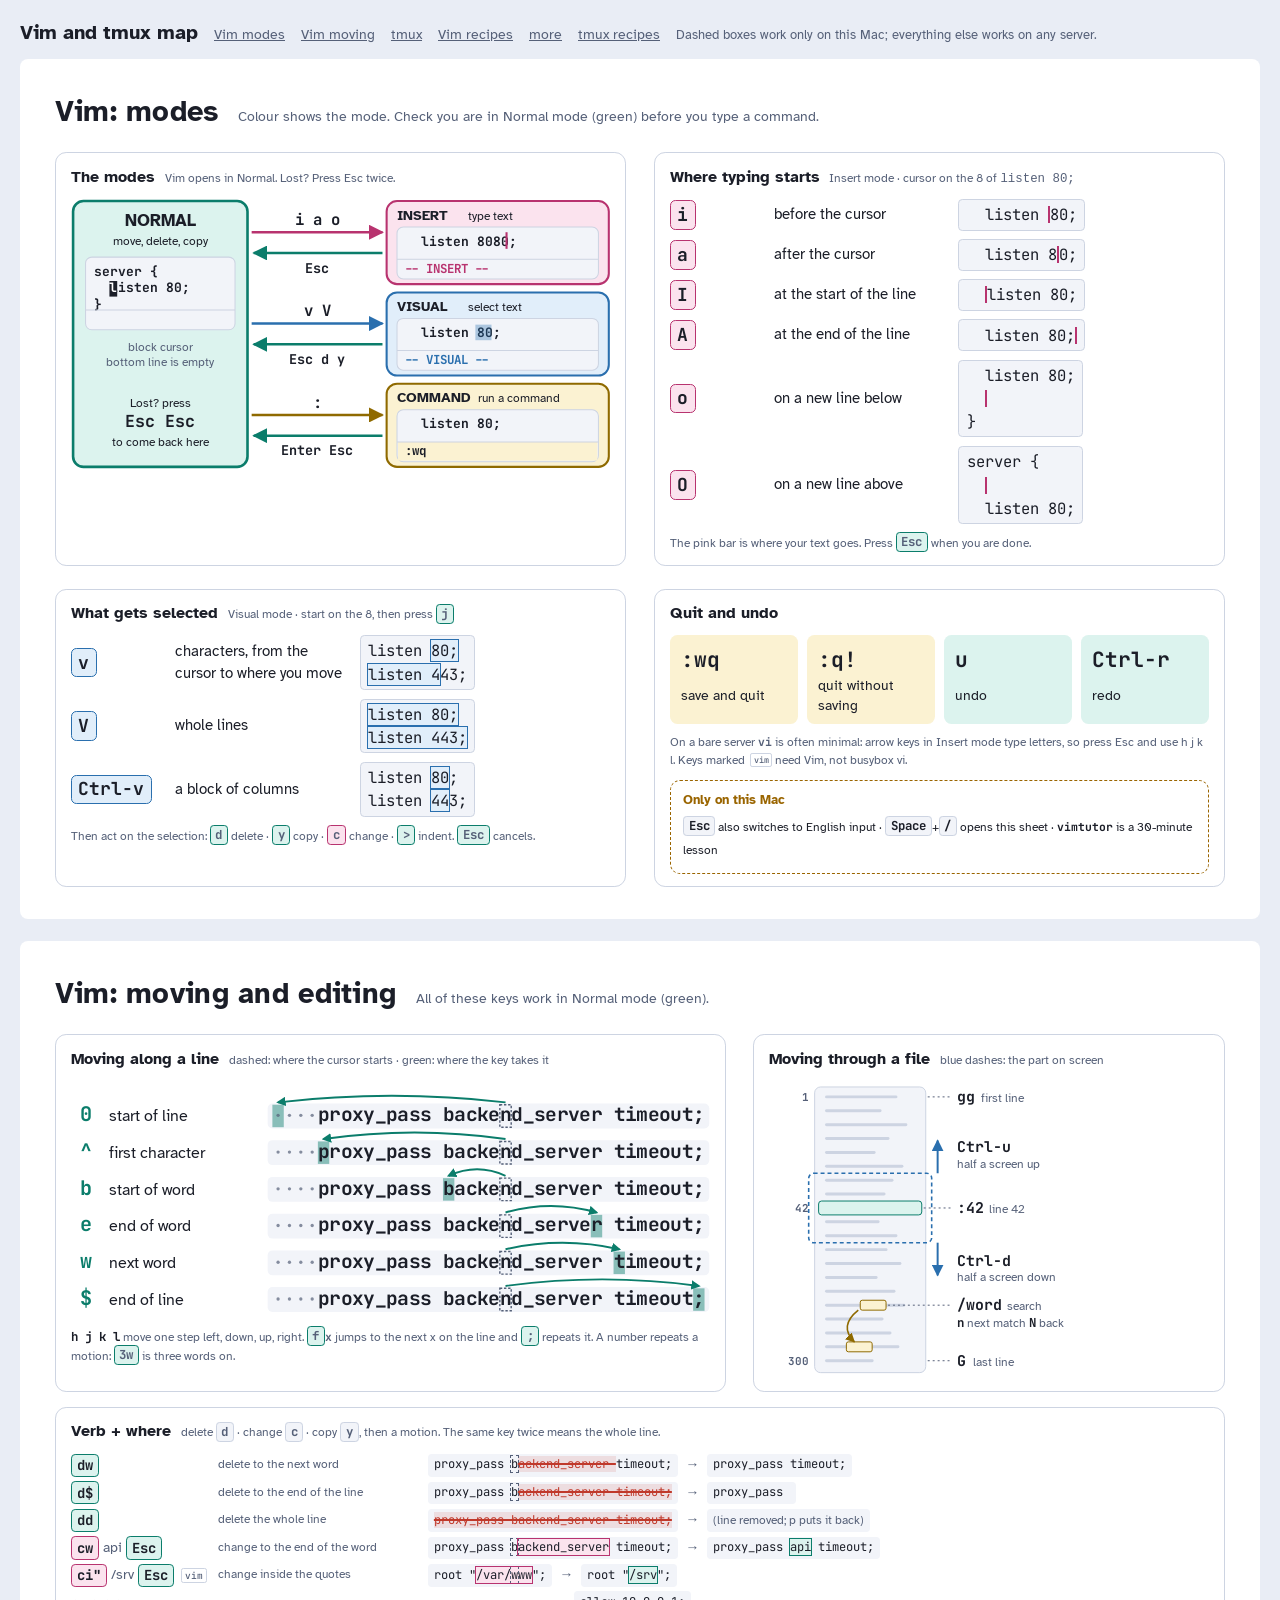
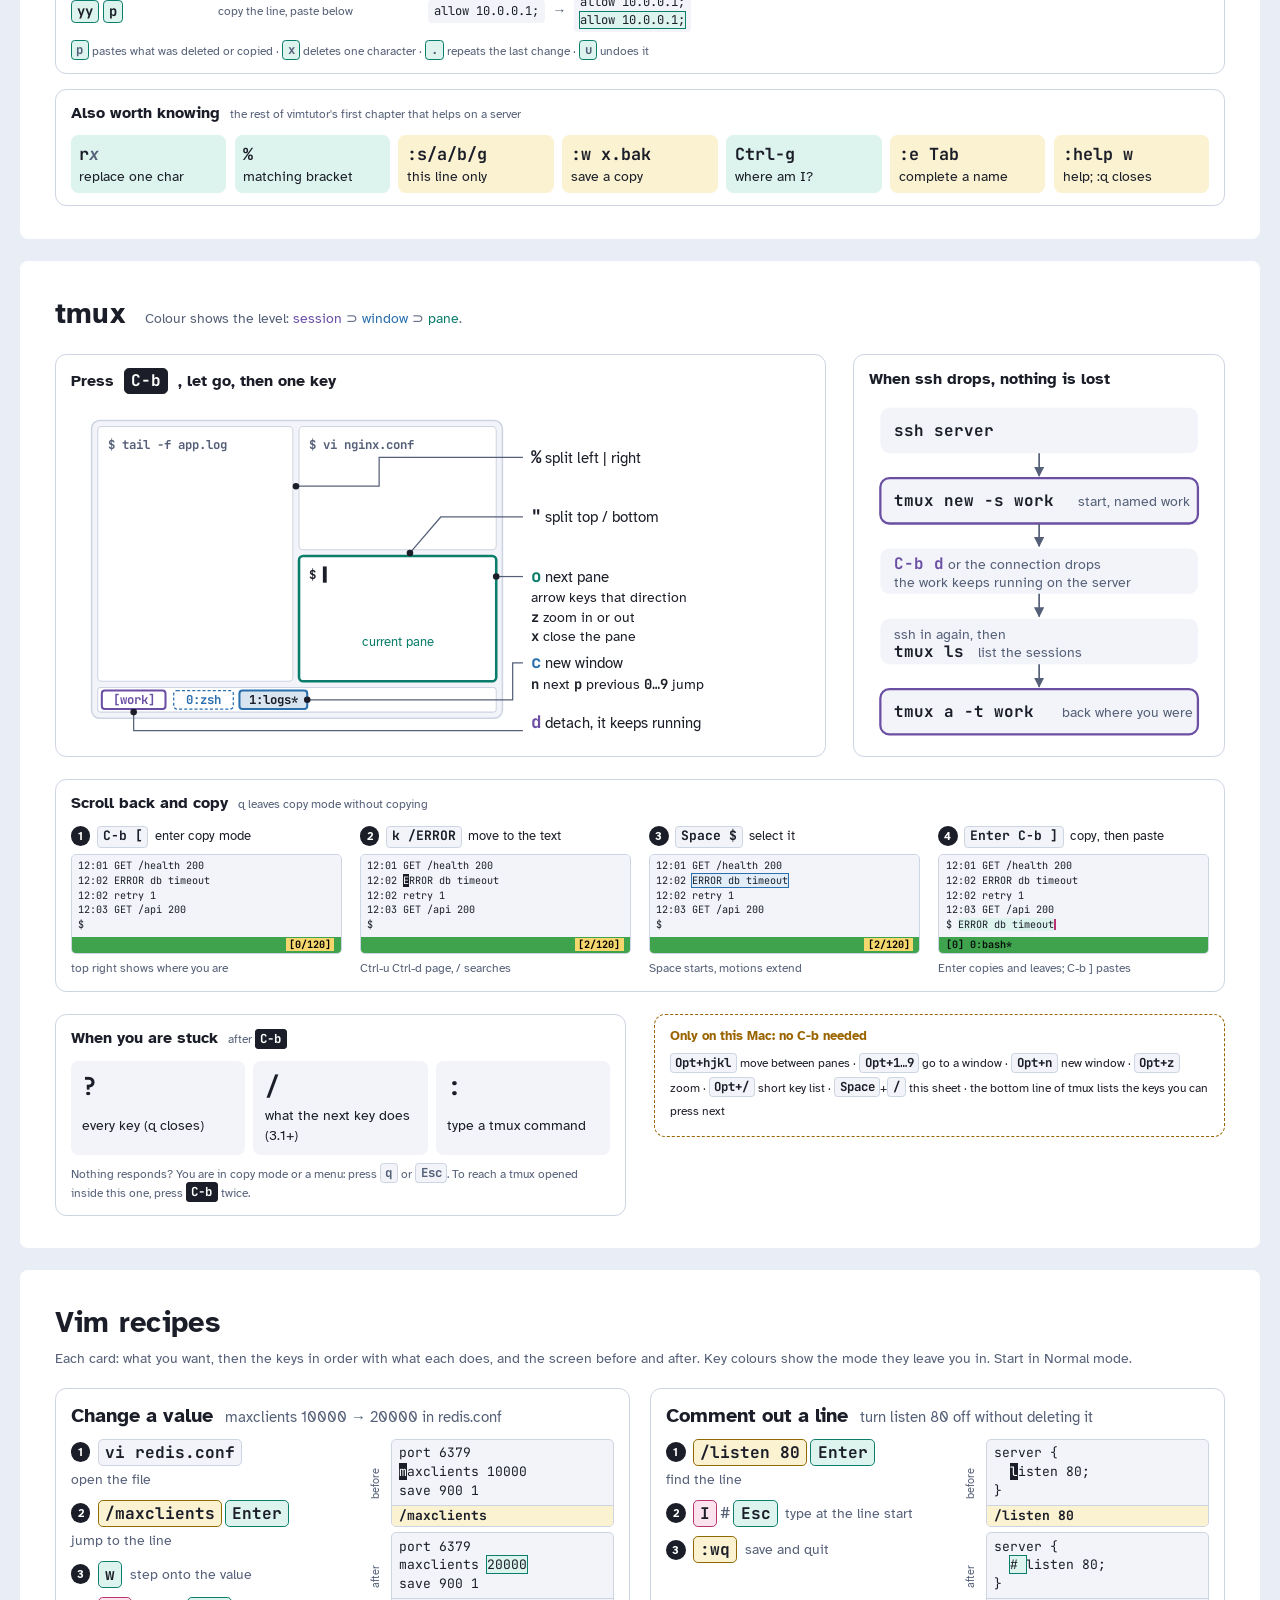
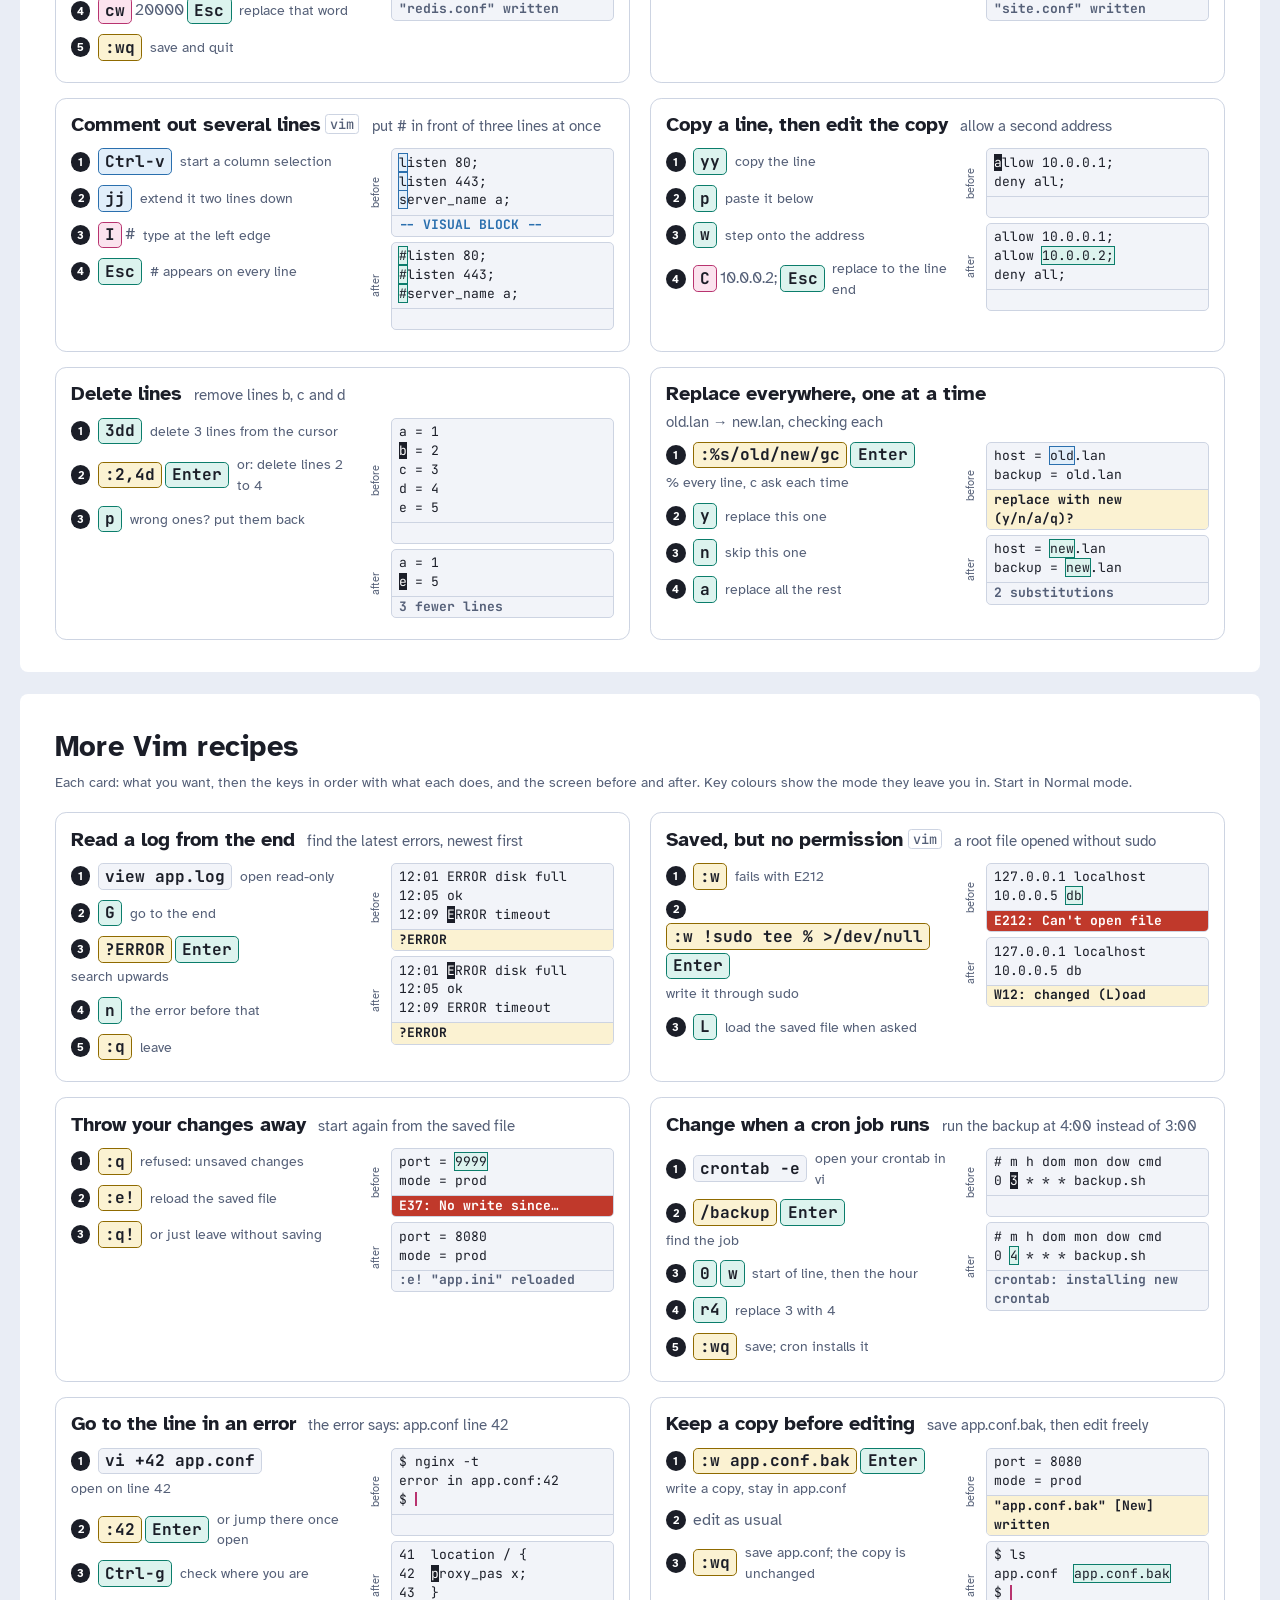
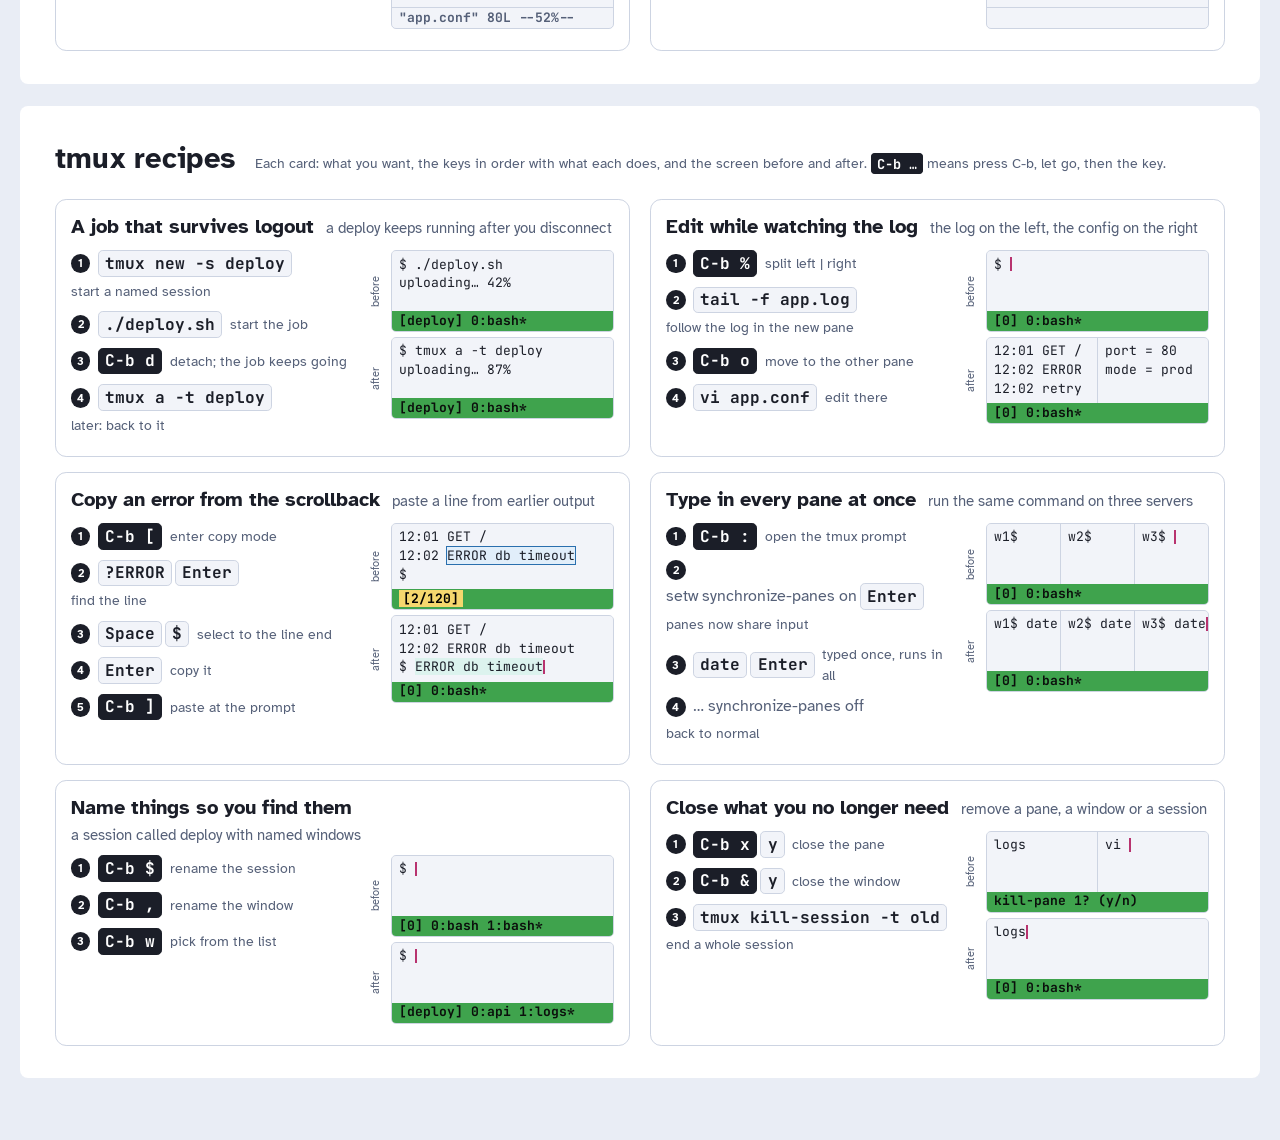
<file: cheatsheet/index.html>
<!doctype html>
<html lang="en">
<head>
<meta charset="utf-8">
<meta name="viewport" content="width=device-width, initial-scale=1">
<title>Vim and tmux map</title>
<!--
  Six panels: Vim modes, Vim moving and editing, tmux, two of Vim recipes and
  one of tmux recipes. Sizes are in cqw (a share of the panel width), so the
  whole sheet scales with the window.
  Colour means mode in Vim (normal, insert, visual, command) and level in tmux
  (session, window, pane). Dashed boxes are Mac-only; everything else works on
  a bare server. "vim" marks keys that need Vim rather than a minimal vi.
-->
<link rel="preconnect" href="https://fonts.googleapis.com">
<link rel="stylesheet" href="https://fonts.googleapis.com/css2?family=Atkinson+Hyperlegible:wght@400;700&family=JetBrains+Mono:wght@500;700&display=swap">
<style>
/* Layout: each panel scales with the window; every size inside is in cqw
   (a share of the panel width). Panels grow to fit their content. */
:root {
  --bg: #e9edf5; --paper: #ffffff; --ink: #1b1e28; --muted: #556078; --line: #cdd4e2; --soft: #f2f4f9;
  --normal: #0b7d6b; --normal-bg: #dcf3ee;
  --insert: #b8336f; --insert-bg: #fbe3ee;
  --visual: #2a6fae; --visual-bg: #e1eefa;
  --command: #8f6a00; --command-bg: #fbf2d2;
  --session: #6a4fa3; --window: #2a6fae; --pane: #0b7d6b;
  --del: #c0392b; --mac: #9a6500;
  --f-ui: "Atkinson Hyperlegible", "Helvetica Neue", Arial, sans-serif;
  --f-key: "JetBrains Mono", "SF Mono", Menlo, Consolas, monospace;
}
@media (prefers-color-scheme: dark) {
  :root:not([data-theme="light"]) {
    --bg: #14161e; --paper: #1f2230; --ink: #e4f0fb; --muted: #a6accd; --line: #353b52; --soft: #272b3b;
    --normal: #5de4c7; --normal-bg: #1d3b37; --insert: #fcc5e9; --insert-bg: #3f2538;
    --visual: #89ddff; --visual-bg: #1f3445; --command: #fffac2; --command-bg: #3a3826;
    --session: #c9b6ff; --window: #89ddff; --pane: #5de4c7; --del: #ff8a80; --mac: #fffac2;
    color-scheme: dark;
  }
}
:root[data-theme="dark"] {
  --bg: #14161e; --paper: #1f2230; --ink: #e4f0fb; --muted: #a6accd; --line: #353b52; --soft: #272b3b;
  --normal: #5de4c7; --normal-bg: #1d3b37; --insert: #fcc5e9; --insert-bg: #3f2538;
  --visual: #89ddff; --visual-bg: #1f3445; --command: #fffac2; --command-bg: #3a3826;
  --session: #c9b6ff; --window: #89ddff; --pane: #5de4c7; --del: #ff8a80; --mac: #fffac2;
  color-scheme: dark;
}
* { box-sizing: border-box; }
body { margin: 0; background: var(--bg); color: var(--ink); font-family: var(--f-ui); line-height: 1.45; padding-inline: 16px; padding-block: 18px 40px; }
h1, h2, h3, h4, p, figure { margin: 0; }
kbd { font-family: var(--f-key); font-weight: 700; font-size: .92em; white-space: nowrap; }
svg { display: block; width: 100%; height: auto; font-family: var(--f-ui); }
svg .mono { font-family: var(--f-key); font-weight: 700; }

.nav { max-width: 1240px; margin: 0 auto 12px; display: flex; flex-wrap: wrap; gap: 6px 16px; align-items: baseline; font-size: 14px; }
.nav h1 { font-size: 20px; }
.nav a { color: var(--muted); }
.nav p { color: var(--muted); font-size: 13px; }

/* one panel */
.scroll { max-width: 1240px; margin: 0 auto 22px; overflow-x: auto; }
.sheet { container-type: inline-size; min-width: 880px; }
.page { aspect-ratio: 297 / 210; background: var(--paper); border-radius: 8px; padding: 2.6cqw 2.8cqw; display: grid; grid-template-rows: auto 1fr; gap: 1.6cqw; font-size: 1.12cqw; overflow: hidden; }
.ph { display: flex; flex-wrap: wrap; align-items: baseline; gap: .4cqw 1.6cqw; }
.ph h2 { font-size: 2.3cqw; letter-spacing: .01em; }
.ph p { color: var(--muted); font-size: 1.1cqw; }
.g { display: grid; grid-template-columns: repeat(12, minmax(0, 1fr)); gap: 1.8cqw 2.2cqw; min-height: 0; }
.cell { min-width: 0; display: grid; gap: .8cqw; align-content: start; }
.cell h3 { font-size: 1.3cqw; display: flex; flex-wrap: wrap; align-items: baseline; gap: .2cqw .8cqw; }
.cell h3 small { font-weight: 400; color: var(--muted); font-size: 1cqw; }
.cap { color: var(--muted); font-size: 1cqw; }
.cap b { color: var(--ink); font-family: var(--f-key); }

/* keys */
.k { font-family: var(--f-key); font-weight: 700; padding: .04em .38em; border-radius: .3em; background: var(--soft); border: 1px solid var(--line); white-space: nowrap; }
.k.n { background: var(--normal-bg); border-color: var(--normal); }
.k.i { background: var(--insert-bg); border-color: var(--insert); }
.k.v { background: var(--visual-bg); border-color: var(--visual); }
.k.c { background: var(--command-bg); border-color: var(--command); }
.k.pre { background: var(--ink); color: var(--paper); border-color: var(--ink); }
.vimtag { font-family: var(--f-key); font-size: .68em; font-weight: 500; color: var(--muted); border: 1px solid var(--line); border-radius: .25em; padding: 0 .3em; margin-left: .35em; vertical-align: .12em; }
.to { color: var(--muted); }
em { font-style: normal; color: var(--muted); }

/* Vim page */
.vimgrid { grid-template-areas: "a a a a a b b b b b b b" "c c c c c c c c d d d d"; grid-template-rows: auto 1fr; }
.vimgrid .area-a { grid-area: a; } .vimgrid .area-b { grid-area: b; } .vimgrid .area-c { grid-area: c; } .vimgrid .area-d { grid-area: d; } .vimgrid .area-e { grid-area: e; }
.verbs { display: grid; gap: .55cqw; }
.vrow { display: grid; grid-template-columns: 9cqw 12.5cqw 1fr; gap: .9cqw; align-items: center; }
.vkeys { display: flex; flex-wrap: wrap; align-items: center; gap: .3cqw; }
.vwhat { font-size: 1cqw; color: var(--muted); }
.vdemo { display: flex; flex-wrap: wrap; align-items: center; gap: .3cqw .6cqw; min-width: 0; }
.vdemo code { font-family: var(--f-key); font-size: .98cqw; background: var(--soft); border-radius: .3cqw; padding: .2cqw .5cqw; white-space: pre; }
code del { color: var(--del); text-decoration: line-through; text-decoration-thickness: 2px; background: color-mix(in srgb, var(--del) 12%, transparent); }
code mark { background: var(--insert-bg); color: inherit; outline: 1px solid var(--insert); }
code ins { text-decoration: none; background: var(--normal-bg); outline: 1px solid var(--normal); }
code .cur { outline: 1.5px dashed var(--muted); }
code .gone { font-family: var(--f-ui); color: var(--muted); }
.ess { display: grid; grid-template-columns: repeat(2, minmax(0, 1fr)); gap: .7cqw; }
.ess.seven { grid-template-columns: repeat(7, minmax(0, 1fr)); }
.ess.seven b { font-size: 1.35cqw; }
.ess b em { color: var(--muted); font-style: italic; }
.ess.four { grid-template-columns: repeat(4, minmax(0, 1fr)); }
.ess.three { grid-template-columns: repeat(3, minmax(0, 1fr)); }
.ess div { border-radius: .6cqw; padding: .7cqw .9cqw; display: grid; gap: .1cqw; background: var(--soft); }
.ess div.c { background: var(--command-bg); }
.ess div.n { background: var(--normal-bg); }
.ess b { font-family: var(--f-key); font-size: 1.7cqw; }
.ess span { font-size: 1cqw; }
.mac { border: 1.5px dashed var(--mac); border-radius: .8cqw; padding: .8cqw 1cqw; display: grid; gap: .4cqw; font-size: 1cqw; }
.mac h4 { color: var(--mac); font-size: 1.05cqw; }
.mac p { line-height: 1.9; }

/* Vim modes page */
.modesgrid { grid-template-areas: "a a a a a a b b b b b b" "c c c c c c d d d d d d"; grid-template-rows: auto auto; align-content: space-between; }
.modesgrid .area-a { grid-area: a; } .modesgrid .area-b { grid-area: b; } .modesgrid .area-c { grid-area: c; } .modesgrid .area-d { grid-area: d; }
.krows { display: grid; gap: .55cqw; }
.krow { display: grid; grid-template-columns: 5cqw 15cqw 1fr; gap: .9cqw; align-items: center; }
.kk { justify-self: start; font-size: 1.25cqw; }
.kwhat { font-size: 1.05cqw; }
code.mini { font-family: var(--f-key); font-size: 1.05cqw; background: var(--soft); border: 1px solid var(--line); border-radius: .35cqw; padding: .25cqw .6cqw; white-space: pre; line-height: 1.5; justify-self: start; }
/* Vim moving page */
.movegrid { grid-template-areas: "a a a a a a a b b b b b" "c c c c c c c c c c c c" "d d d d d d d d d d d d"; grid-template-rows: auto auto auto; align-content: space-between; }
.movegrid .area-a { grid-area: a; } .movegrid .area-b { grid-area: b; } .movegrid .area-c { grid-area: c; } .movegrid .area-d { grid-area: d; }
.movegrid .area-b svg { width: auto; height: 22cqw; max-width: 100%; }
.movegrid .vrow { grid-template-columns: 11cqw 16cqw 1fr; }

/* frames around sections */
.page .cell { border: 1px solid var(--line); border-radius: .9cqw; padding: 1.1cqw 1.3cqw; background: var(--paper); }
.page .cell.mac { border: 1.5px dashed var(--mac); }
.recipe { border: 1px solid var(--line); border-radius: .9cqw; padding: 1.1cqw 1.3cqw; }

/* tmux page */
.tmuxgrid { grid-template-areas: "a a a a a a a a b b b b" "c c c c c c c c c c c c" "d d d d d d e e e e e e"; grid-template-rows: auto auto auto; align-content: space-between; }
.tmuxgrid .area-a { grid-area: a; } .tmuxgrid .area-b { grid-area: b; } .tmuxgrid .area-c { grid-area: c; } .tmuxgrid .area-d { grid-area: d; } .tmuxgrid .area-e { grid-area: e; align-self: start; }
.strip { display: flex; flex-wrap: wrap; align-items: center; gap: .45cqw .4cqw; }
.strip.big { font-size: 1.15cqw; }

/* recipe pages */
.recipes { grid-template-columns: repeat(3, minmax(0, 1fr)); gap: 1.8cqw 2.4cqw; }
.recipes.r3 { grid-template-rows: repeat(3, auto); align-content: space-between; }
.recipes.t3 { grid-template-columns: repeat(2, minmax(0, 1fr)); grid-template-rows: repeat(3, auto); align-content: space-between; }
.recipes.t3 .recipe h4 { font-size: 1.8cqw; }
.recipes.t3 .recipe .strip { font-size: 1.55cqw; }
.recipes.t3 .recipe .why { font-size: 1.35cqw; }
.recipe { display: grid; grid-template-rows: auto auto auto 1fr; gap: .7cqw; align-content: start; border-top: .25cqw solid var(--line); padding-top: .9cqw; min-width: 0; }
.recipe h4 { font-size: 1.65cqw; }
.recipe .strip { font-size: 1.35cqw; gap: .6cqw .5cqw; }
.recipe .why { color: var(--muted); font-size: 1.2cqw; }
.ba { display: grid; grid-template-columns: max-content 1fr; gap: .35cqw 1cqw; background: var(--soft); border-radius: .5cqw; padding: .8cqw 1cqw; font-size: 1.25cqw; align-items: baseline; }
.ba > span { color: var(--muted); font-size: 1.05cqw; }
.ba code { font-family: var(--f-key); white-space: pre; }

/* mini screens */
.scr { font-family: var(--f-key); font-size: .82cqw; line-height: 1.45; background: var(--soft); border: 1px solid var(--line); border-radius: .4cqw; overflow: hidden; display: grid; grid-template-rows: 1fr auto; min-width: 0; }
.scr .body { padding: .35cqw .55cqw; white-space: pre; overflow: hidden; }
.scr .st { padding: .05cqw .55cqw; border-top: 1px solid var(--line); white-space: pre; overflow: hidden; text-overflow: ellipsis; color: var(--muted); font-weight: 700; }
.st.cmd { background: var(--command-bg); color: var(--ink); }
.st.vis { color: var(--visual); }
.st.ins { color: var(--insert); }
.st.err { background: var(--del); color: #fff; }
.cb { background: var(--ink); color: var(--paper); }
.ci { display: inline-block; width: 0; height: 1.1em; border-left: 2px solid var(--insert); vertical-align: -.2em; }
.scr ins { text-decoration: none; background: var(--normal-bg); outline: 1px solid var(--normal); }
.scr del { color: var(--del); text-decoration: line-through; }
.vsel, .sel { background: var(--visual-bg); outline: 1px solid var(--visual); }
.paste { background: var(--normal-bg); }
.scr.tmx .panes { display: grid; grid-template-columns: 1fr 1fr; gap: 1px; background: var(--line); }
.scr.tmx .panes:has(> .pane:only-child) { grid-template-columns: 1fr; }
.scr.tmx .pane { background: var(--soft); padding: .35cqw .55cqw; white-space: pre; overflow: hidden; min-height: 4.6em; }
.scr.tmx .tbar { background: #3fa34d; color: #0b0f0c; padding: .05cqw .55cqw; white-space: pre; font-weight: 700; }
.scr.copy .tbar { background: #3fa34d; text-align: right; }
.pos { background: #f5d76e; color: #000; padding: 0 .3em; }
.pair { display: grid; grid-template-columns: minmax(0, 1fr) auto minmax(0, 1fr); align-items: center; gap: .5cqw; }
.to.big { font-size: 1.6cqw; }
.story { display: grid; grid-template-columns: repeat(4, minmax(0, 1fr)); gap: 1.4cqw; }
.frame { display: grid; gap: .5cqw; align-content: start; min-width: 0; }
.frame figcaption { font-size: 1.05cqw; display: flex; flex-wrap: wrap; align-items: baseline; gap: .3cqw .5cqw; }
.frame figcaption b { display: inline-grid; place-items: center; width: 1.6cqw; height: 1.6cqw; border-radius: 50%; background: var(--ink); color: var(--paper); font-size: .9cqw; }


.vimgrid .area-d svg { width: auto; height: 21cqw; max-width: 100%; }
.tmuxgrid .area-a svg, .tmuxgrid .area-b svg { width: auto; height: 24cqw; max-width: 100%; }
.recipe .scr { font-size: .88cqw; }
.movegrid .area-a svg { width: auto; height: 18.5cqw; max-width: 100%; }
.movegrid .area-b svg { height: 19cqw; }
.movegrid .verbs { gap: .35cqw; }
.ess.seven div { padding: .5cqw .7cqw; }
.tmuxgrid .area-a svg, .tmuxgrid .area-b svg { height: 21.5cqw; }
.page .cell { padding: 1cqw 1.2cqw; }

/* recipe cards: goal, numbered steps, before/after */
.recipes { grid-template-columns: repeat(2, minmax(0, 1fr)); grid-template-rows: repeat(3, minmax(0, 1fr)); gap: 1.2cqw 1.6cqw; }
.recipe { border: 1px solid var(--line); border-radius: .9cqw; padding: 1cqw 1.2cqw; display: grid; grid-template-rows: auto 1fr auto; gap: .7cqw; min-height: 0; border-top-width: 1px; }
.recipe header { display: flex; flex-wrap: wrap; align-items: baseline; gap: .2cqw 1cqw; }
.recipe h4 { font-size: 1.5cqw; }
.recipe .goal { color: var(--muted); font-size: 1.1cqw; }
.rbody { display: grid; grid-template-columns: minmax(0, 1.15fr) minmax(0, 1fr); gap: 1.2cqw; align-items: start; min-height: 0; }
ol.rsteps { margin: 0; padding: 0; list-style: none; counter-reset: s; display: grid; gap: .55cqw; }
ol.rsteps li { counter-increment: s; display: grid; grid-template-columns: 1.7cqw auto 1fr; gap: .6cqw; align-items: center; font-size: 1.1cqw; }
ol.rsteps li::before { content: counter(s); display: grid; place-items: center; width: 1.6cqw; height: 1.6cqw; border-radius: 50%; background: var(--ink); color: var(--paper); font-size: .9cqw; font-weight: 700; }
ol.rsteps .sk { display: flex; flex-wrap: wrap; gap: .25cqw; align-items: center; }
ol.rsteps .sm { color: var(--muted); font-size: 1.02cqw; }
.rshots { display: grid; grid-template-columns: auto minmax(0, 1fr); gap: .4cqw .6cqw; align-items: center; }
.rshots .lbl { color: var(--muted); font-size: .85cqw; writing-mode: vertical-rl; transform: rotate(180deg); text-align: center; }
.recipe .scr { font-size: .92cqw; }
.recipe .why { color: var(--muted); font-size: 1cqw; }

/* fill the sheets: rows stretch, frames in a row share a height */
.modesgrid, .movegrid, .tmuxgrid { align-content: stretch; align-items: stretch; }
.modesgrid { grid-template-rows: 1fr 1fr; }
.movegrid { grid-template-rows: auto 1fr auto; }
.tmuxgrid { grid-template-rows: auto 1fr auto; }
.krows { gap: .9cqw; }
.kk { font-size: 1.45cqw; }
.kwhat { font-size: 1.2cqw; }
code.mini { font-size: 1.25cqw; }
.ess b { font-size: 2cqw; }
.ess span { font-size: 1.1cqw; }
/* recipes, larger */
ol.rsteps { gap: .8cqw; }
ol.rsteps li { grid-template-columns: 1.8cqw minmax(0, max-content) minmax(8cqw, 1fr); font-size: 1.3cqw; }
ol.rsteps .sm { font-size: 1.15cqw; }
.recipe .scr { font-size: 1.05cqw; }
.recipe h4 { font-size: 1.6cqw; }
.recipe .goal { font-size: 1.2cqw; }

ol.rsteps li { display: flex; flex-wrap: wrap; align-items: center; gap: .3cqw .6cqw; }
ol.rsteps li::before { flex: none; }
ol.rsteps .sm { flex: 1 1 9cqw; }
.movegrid .area-a svg { height: auto; width: 100%; }
.movegrid .area-b svg { height: 23cqw; }
.tmuxgrid .area-a svg, .tmuxgrid .area-b svg { height: 23.5cqw; }
.movegrid .area-a svg { width: auto; height: 21cqw; max-width: 100%; }
.movegrid .area-b svg { height: 21.5cqw; }
.tmuxgrid .area-a svg, .tmuxgrid .area-b svg { height: 22cqw; }
.movegrid { grid-template-rows: auto auto auto; align-content: space-between; }
.movegrid .area-a svg { height: 19.5cqw; }
.movegrid .area-b svg { height: 20cqw; }
.movegrid { row-gap: 1.2cqw; }
.movegrid .area-a svg { height: 18.5cqw; }
.modesgrid { grid-template-rows: auto 1fr; }
.modesgrid .ess b { font-size: 1.7cqw; }
.modesgrid .krows { gap: .7cqw; }

/* screen only: panels grow with their content */
.page { aspect-ratio: auto; overflow: visible; grid-template-rows: auto auto; }
.g, .modesgrid, .movegrid, .tmuxgrid { align-content: start; grid-template-rows: none; }
.recipes { grid-template-rows: none; }
.krow { grid-template-columns: 7.5cqw 14cqw 1fr; }
.scr .st { white-space: pre-wrap; text-overflow: clip; }
.recipe { grid-template-rows: auto auto auto; }
.movegrid .area-a svg { width: 100%; height: auto; }
.movegrid .area-b svg { height: 24cqw; }
.tmuxgrid .area-a svg, .tmuxgrid .area-b svg { width: 100%; height: auto; }
ol.rsteps .sk { flex: 0 1 auto; min-width: 0; }

</style>
</head>
<body>
<nav class="nav"><h1>Vim and tmux map</h1><a href="#vim">Vim modes</a><a href="#vim-move">Vim moving</a><a href="#tmux">tmux</a><a href="#vim-recipes">Vim recipes</a><a href="#vim-recipes-2">more</a><a href="#tmux-recipes">tmux recipes</a><p>Dashed boxes work only on this Mac; everything else works on any server.</p></nav>
<div class="scroll"><div class="sheet">
<section class="page" id="vim" aria-labelledby="vim-h">
  <header class="ph"><h2 id="vim-h">Vim: modes</h2><p>Colour shows the mode. Check you are in Normal mode (green) before you type a command.</p></header>
  <div class="g modesgrid">
    <div class="cell area-a"><h3>The modes <small>Vim opens in Normal. Lost? Press Esc twice.</small></h3>
      <svg viewBox="0 0 520 262" role="img" aria-label="Vim starts in Normal mode, with a block cursor and an empty bottom line. i, a or o goes to Insert mode, where the bottom line shows -- INSERT -- and you type text; Esc comes back. v or V goes to Visual mode, -- VISUAL --, to select text; Esc, d or y comes back. A colon goes to Command mode, where you type the command on the bottom line; Enter or Esc comes back.">
        <defs><marker id="mh" viewBox="0 0 10 10" refX="9" refY="5" markerWidth="6" markerHeight="6" orient="auto"><path d="M0 0 L10 5 L0 10 z" fill="context-stroke"/></marker></defs>
        <rect x="2" y="2" width="168" height="256" rx="10" fill="var(--normal-bg)" stroke="var(--normal)" stroke-width="2.5"/><text x="86" y="26" text-anchor="middle" font-size="16" font-weight="700" fill="var(--ink)">NORMAL</text><text x="86" y="44" text-anchor="middle" font-size="12" fill="var(--ink)">move, delete, copy</text><rect x="14" y="56" width="144" height="70" rx="6" fill="var(--soft)" stroke="var(--line)"/><text x="22" y="74" font-size="12.5" class="mono" fill="var(--ink)" xml:space="preserve">server {</text><text x="22" y="90" font-size="12.5" class="mono" fill="var(--ink)" xml:space="preserve">  listen 80;</text><text x="22" y="106" font-size="12.5" class="mono" fill="var(--ink)" xml:space="preserve">}</text><rect x="15" y="107" width="142" height="18" fill="none"/><line x1="14" y1="107" x2="158" y2="107" stroke="var(--line)"/><text x="22" y="120" font-size="12" class="mono" fill="var(--muted)" font-weight="700" xml:space="preserve"> </text><rect x="37" y="79" width="7.5" height="15" fill="var(--ink)"/><text x="37" y="90" font-size="12.5" class="mono" fill="var(--paper)">l</text><text x="86" y="146" text-anchor="middle" font-size="11.5" fill="var(--muted)">block cursor</text><text x="86" y="161" text-anchor="middle" font-size="11.5" fill="var(--muted)">bottom line is empty</text><text x="86" y="200" text-anchor="middle" font-size="12" fill="var(--ink)">Lost? press</text><text x="86" y="220" text-anchor="middle" font-size="16" class="mono" fill="var(--ink)">Esc  Esc</text><text x="86" y="238" text-anchor="middle" font-size="12" fill="var(--ink)">to come back here</text><line x1="174" y1="32" x2="300" y2="32" stroke="var(--insert)" stroke-width="2.4" marker-end="url(#mh)"/><text x="237" y="25" text-anchor="middle" font-size="15" class="mono" fill="var(--ink)">i  a  o</text><line x1="300" y1="52" x2="176" y2="52" stroke="var(--normal)" stroke-width="2.4" marker-end="url(#mh)"/><text x="237" y="71" text-anchor="middle" font-size="13" class="mono" fill="var(--ink)">Esc</text><rect x="304" y="2" width="214" height="80" rx="10" fill="var(--insert-bg)" stroke="var(--insert)" stroke-width="2"/><text x="314" y="20" font-size="13.5" font-weight="700" fill="var(--ink)">INSERT</text><text x="382" y="20" font-size="11.5" fill="var(--ink)">type text</text><rect x="314" y="27" width="194" height="50" rx="6" fill="var(--soft)" stroke="var(--line)"/><text x="322" y="45" font-size="12.5" class="mono" fill="var(--ink)" xml:space="preserve">  listen 8080;</text><rect x="315" y="58" width="192" height="18" fill="none"/><line x1="314" y1="58" x2="508" y2="58" stroke="var(--line)"/><text x="322" y="71" font-size="12" class="mono" fill="var(--insert)" font-weight="700" xml:space="preserve">-- INSERT --</text><line x1="419.5" y1="32" x2="419.5" y2="48" stroke="var(--insert)" stroke-width="2"/><line x1="174" y1="120" x2="300" y2="120" stroke="var(--visual)" stroke-width="2.4" marker-end="url(#mh)"/><text x="237" y="113" text-anchor="middle" font-size="15" class="mono" fill="var(--ink)">v  V</text><line x1="300" y1="140" x2="176" y2="140" stroke="var(--normal)" stroke-width="2.4" marker-end="url(#mh)"/><text x="237" y="159" text-anchor="middle" font-size="13" class="mono" fill="var(--ink)">Esc  d  y</text><rect x="304" y="90" width="214" height="80" rx="10" fill="var(--visual-bg)" stroke="var(--visual)" stroke-width="2"/><text x="314" y="108" font-size="13.5" font-weight="700" fill="var(--ink)">VISUAL</text><text x="382" y="108" font-size="11.5" fill="var(--ink)">select text</text><rect x="314" y="115" width="194" height="50" rx="6" fill="var(--soft)" stroke="var(--line)"/><text x="322" y="133" font-size="12.5" class="mono" fill="var(--ink)" xml:space="preserve">  listen 80;</text><rect x="315" y="146" width="192" height="18" fill="none"/><line x1="314" y1="146" x2="508" y2="146" stroke="var(--line)"/><text x="322" y="159" font-size="12" class="mono" fill="var(--visual)" font-weight="700" xml:space="preserve">-- VISUAL --</text><rect x="389.5" y="121" width="15.5" height="15" fill="var(--visual)" opacity=".35"/><line x1="174" y1="208" x2="300" y2="208" stroke="var(--command)" stroke-width="2.4" marker-end="url(#mh)"/><text x="237" y="201" text-anchor="middle" font-size="15" class="mono" fill="var(--ink)">:</text><line x1="300" y1="228" x2="176" y2="228" stroke="var(--normal)" stroke-width="2.4" marker-end="url(#mh)"/><text x="237" y="247" text-anchor="middle" font-size="13" class="mono" fill="var(--ink)">Enter  Esc</text><rect x="304" y="178" width="214" height="80" rx="10" fill="var(--command-bg)" stroke="var(--command)" stroke-width="2"/><text x="314" y="196" font-size="13.5" font-weight="700" fill="var(--ink)">COMMAND</text><text x="392" y="196" font-size="11.5" fill="var(--ink)">run a command</text><rect x="314" y="203" width="194" height="50" rx="6" fill="var(--soft)" stroke="var(--line)"/><text x="322" y="221" font-size="12.5" class="mono" fill="var(--ink)" xml:space="preserve">  listen 80;</text><rect x="315" y="234" width="192" height="18" fill="var(--command-bg)"/><line x1="314" y1="234" x2="508" y2="234" stroke="var(--line)"/><text x="322" y="247" font-size="12" class="mono" fill="var(--ink)" font-weight="700" xml:space="preserve">:wq</text>
      </svg>
    </div>
    <div class="cell area-b"><h3>Where typing starts <small>Insert mode · cursor on the 8 of <code>  listen 80;</code></small></h3>
      <div class="krows"><div class="krow"><span class="k i kk">i</span><span class="kwhat">before the cursor</span><code class="mini">  listen <span class="ci"></span>80;</code></div><div class="krow"><span class="k i kk">a</span><span class="kwhat">after the cursor</span><code class="mini">  listen 8<span class="ci"></span>0;</code></div><div class="krow"><span class="k i kk">I</span><span class="kwhat">at the start of the line</span><code class="mini">  <span class="ci"></span>listen 80;</code></div><div class="krow"><span class="k i kk">A</span><span class="kwhat">at the end of the line</span><code class="mini">  listen 80;<span class="ci"></span></code></div><div class="krow"><span class="k i kk">o</span><span class="kwhat">on a new line below</span><code class="mini">  listen 80;
  <span class="ci"></span>
}</code></div><div class="krow"><span class="k i kk">O</span><span class="kwhat">on a new line above</span><code class="mini">server {
  <span class="ci"></span>
  listen 80;</code></div></div>
      <p class="cap">The pink bar is where your text goes. Press <span class="k n">Esc</span> when you are done.</p>
    </div>
    <div class="cell area-c"><h3>What gets selected <small>Visual mode · start on the 8, then press <span class="k n">j</span></small></h3>
      <div class="krows"><div class="krow"><span class="k v kk">v</span><span class="kwhat">characters, from the cursor to where you move</span><code class="mini">listen <span class="vsel">80;</span>
<span class="vsel">listen 4</span>43;</code></div><div class="krow"><span class="k v kk">V</span><span class="kwhat">whole lines</span><code class="mini"><span class="vsel">listen 80;</span>
<span class="vsel">listen 443;</span></code></div><div class="krow"><span class="k v kk">Ctrl-v</span><span class="kwhat">a block of columns</span><code class="mini">listen <span class="vsel">80</span>;
listen <span class="vsel">44</span>3;</code></div></div>
      <p class="cap">Then act on the selection: <span class="k n">d</span> delete · <span class="k n">y</span> copy · <span class="k i">c</span> change · <span class="k n">&gt;</span> indent. <span class="k n">Esc</span> cancels.</p>
    </div>
    <div class="cell area-d"><h3>Quit and undo</h3>
      <div class="ess four">
        <div class="c"><b>:wq</b><span>save and quit</span></div>
        <div class="c"><b>:q!</b><span>quit without saving</span></div>
        <div class="n"><b>u</b><span>undo</span></div>
        <div class="n"><b>Ctrl-r</b><span>redo</span></div>
      </div>
      <p class="cap">On a bare server <kbd>vi</kbd> is often minimal: arrow keys in Insert mode type letters, so press Esc and use h j k l. Keys marked <span class="vimtag">vim</span> need Vim, not busybox vi.</p>
      <div class="mac"><h4>Only on this Mac</h4><p><span class="k">Esc</span> also switches to English input · <span class="k">Space</span>+<span class="k">/</span> opens this sheet · <kbd>vimtutor</kbd> is a 30-minute lesson</p></div>
    </div>
  </div>
</section>
</div></div>
<div class="scroll"><div class="sheet">
<section class="page" id="vim-move" aria-labelledby="vim-move-h">
  <header class="ph"><h2 id="vim-move-h">Vim: moving and editing</h2><p>All of these keys work in Normal mode (green).</p></header>
  <div class="g movegrid">
    <figure class="cell area-a"><h3>Moving along a line <small>dashed: where the cursor starts · green: where the key takes it</small></h3>
      <svg viewBox="0 0 540 200" role="img" aria-label="Motions on one line, starting with the cursor on the n of backend_server: 0 goes to the start of the line, ^ to the first character, b to the start of the word, e to the end of the word, w to the next word, $ to the end of the line.">
        <defs><marker id="ah2" viewBox="0 0 10 10" refX="8" refY="5" markerWidth="5" markerHeight="5" orient="auto"><path d="M0 0 L10 5 L0 10 z" fill="var(--normal)"/></marker></defs>
        <text x="8" y="34" font-size="17" class="mono" fill="var(--normal)">0</text><text x="32" y="34" font-size="13.5" fill="var(--ink)">start of line</text><rect x="166" y="19" width="372.8" height="21" rx="4" fill="var(--soft)"/><rect x="362.0" y="20" width="9.6" height="19" fill="none" stroke="var(--muted)" stroke-width="1.2" stroke-dasharray="2 1.5"/><rect x="170.0" y="20" width="9.6" height="19" fill="var(--normal)" opacity=".45"/><text x="170" y="34" font-size="16" class="mono" fill="var(--ink)" xml:space="preserve" textLength="364.8" lengthAdjust="spacingAndGlyphs">    proxy_pass backend_server timeout;</text><circle cx="174.8" cy="29" r="1.4" fill="var(--muted)" opacity=".7"/><circle cx="184.4" cy="29" r="1.4" fill="var(--muted)" opacity=".7"/><circle cx="194.0" cy="29" r="1.4" fill="var(--muted)" opacity=".7"/><circle cx="203.6" cy="29" r="1.4" fill="var(--muted)" opacity=".7"/><path d="M366.8 18 Q270.8 7 174.8 18" fill="none" stroke="var(--normal)" stroke-width="1.6" marker-end="url(#ah2)"/><text x="8" y="65" font-size="17" class="mono" fill="var(--normal)">^</text><text x="32" y="65" font-size="13.5" fill="var(--ink)">first character</text><rect x="166" y="50" width="372.8" height="21" rx="4" fill="var(--soft)"/><rect x="362.0" y="51" width="9.6" height="19" fill="none" stroke="var(--muted)" stroke-width="1.2" stroke-dasharray="2 1.5"/><rect x="208.4" y="51" width="9.6" height="19" fill="var(--normal)" opacity=".45"/><text x="170" y="65" font-size="16" class="mono" fill="var(--ink)" xml:space="preserve" textLength="364.8" lengthAdjust="spacingAndGlyphs">    proxy_pass backend_server timeout;</text><circle cx="174.8" cy="60" r="1.4" fill="var(--muted)" opacity=".7"/><circle cx="184.4" cy="60" r="1.4" fill="var(--muted)" opacity=".7"/><circle cx="194.0" cy="60" r="1.4" fill="var(--muted)" opacity=".7"/><circle cx="203.6" cy="60" r="1.4" fill="var(--muted)" opacity=".7"/><path d="M366.8 49 Q290.0 38 213.2 49" fill="none" stroke="var(--normal)" stroke-width="1.6" marker-end="url(#ah2)"/><text x="8" y="96" font-size="17" class="mono" fill="var(--normal)">b</text><text x="32" y="96" font-size="13.5" fill="var(--ink)">start of word</text><rect x="166" y="81" width="372.8" height="21" rx="4" fill="var(--soft)"/><rect x="362.0" y="82" width="9.6" height="19" fill="none" stroke="var(--muted)" stroke-width="1.2" stroke-dasharray="2 1.5"/><rect x="314.0" y="82" width="9.6" height="19" fill="var(--normal)" opacity=".45"/><text x="170" y="96" font-size="16" class="mono" fill="var(--ink)" xml:space="preserve" textLength="364.8" lengthAdjust="spacingAndGlyphs">    proxy_pass backend_server timeout;</text><circle cx="174.8" cy="91" r="1.4" fill="var(--muted)" opacity=".7"/><circle cx="184.4" cy="91" r="1.4" fill="var(--muted)" opacity=".7"/><circle cx="194.0" cy="91" r="1.4" fill="var(--muted)" opacity=".7"/><circle cx="203.6" cy="91" r="1.4" fill="var(--muted)" opacity=".7"/><path d="M366.8 80 Q342.8 69 318.8 80" fill="none" stroke="var(--normal)" stroke-width="1.6" marker-end="url(#ah2)"/><text x="8" y="127" font-size="17" class="mono" fill="var(--normal)">e</text><text x="32" y="127" font-size="13.5" fill="var(--ink)">end of word</text><rect x="166" y="112" width="372.8" height="21" rx="4" fill="var(--soft)"/><rect x="362.0" y="113" width="9.6" height="19" fill="none" stroke="var(--muted)" stroke-width="1.2" stroke-dasharray="2 1.5"/><rect x="438.8" y="113" width="9.6" height="19" fill="var(--normal)" opacity=".45"/><text x="170" y="127" font-size="16" class="mono" fill="var(--ink)" xml:space="preserve" textLength="364.8" lengthAdjust="spacingAndGlyphs">    proxy_pass backend_server timeout;</text><circle cx="174.8" cy="122" r="1.4" fill="var(--muted)" opacity=".7"/><circle cx="184.4" cy="122" r="1.4" fill="var(--muted)" opacity=".7"/><circle cx="194.0" cy="122" r="1.4" fill="var(--muted)" opacity=".7"/><circle cx="203.6" cy="122" r="1.4" fill="var(--muted)" opacity=".7"/><path d="M366.8 111 Q405.20000000000005 100 443.6 111" fill="none" stroke="var(--normal)" stroke-width="1.6" marker-end="url(#ah2)"/><text x="8" y="158" font-size="17" class="mono" fill="var(--normal)">w</text><text x="32" y="158" font-size="13.5" fill="var(--ink)">next word</text><rect x="166" y="143" width="372.8" height="21" rx="4" fill="var(--soft)"/><rect x="362.0" y="144" width="9.6" height="19" fill="none" stroke="var(--muted)" stroke-width="1.2" stroke-dasharray="2 1.5"/><rect x="458.0" y="144" width="9.6" height="19" fill="var(--normal)" opacity=".45"/><text x="170" y="158" font-size="16" class="mono" fill="var(--ink)" xml:space="preserve" textLength="364.8" lengthAdjust="spacingAndGlyphs">    proxy_pass backend_server timeout;</text><circle cx="174.8" cy="153" r="1.4" fill="var(--muted)" opacity=".7"/><circle cx="184.4" cy="153" r="1.4" fill="var(--muted)" opacity=".7"/><circle cx="194.0" cy="153" r="1.4" fill="var(--muted)" opacity=".7"/><circle cx="203.6" cy="153" r="1.4" fill="var(--muted)" opacity=".7"/><path d="M366.8 142 Q414.8 131 462.8 142" fill="none" stroke="var(--normal)" stroke-width="1.6" marker-end="url(#ah2)"/><text x="8" y="189" font-size="17" class="mono" fill="var(--normal)">$</text><text x="32" y="189" font-size="13.5" fill="var(--ink)">end of line</text><rect x="166" y="174" width="372.8" height="21" rx="4" fill="var(--soft)"/><rect x="362.0" y="175" width="9.6" height="19" fill="none" stroke="var(--muted)" stroke-width="1.2" stroke-dasharray="2 1.5"/><rect x="525.2" y="175" width="9.6" height="19" fill="var(--normal)" opacity=".45"/><text x="170" y="189" font-size="16" class="mono" fill="var(--ink)" xml:space="preserve" textLength="364.8" lengthAdjust="spacingAndGlyphs">    proxy_pass backend_server timeout;</text><circle cx="174.8" cy="184" r="1.4" fill="var(--muted)" opacity=".7"/><circle cx="184.4" cy="184" r="1.4" fill="var(--muted)" opacity=".7"/><circle cx="194.0" cy="184" r="1.4" fill="var(--muted)" opacity=".7"/><circle cx="203.6" cy="184" r="1.4" fill="var(--muted)" opacity=".7"/><path d="M366.8 173 Q448.4 162 530.0 173" fill="none" stroke="var(--normal)" stroke-width="1.6" marker-end="url(#ah2)"/>
      </svg>
      <p class="cap"><b>h j k l</b> move one step left, down, up, right. <span class="k n">f</span><kbd>x</kbd> jumps to the next x on the line and <span class="k n">;</span> repeats it. A number repeats a motion: <span class="k n">3w</span> is three words on.</p>
    </figure>
    <div class="cell area-b"><h3>Moving through a file <small>blue dashes: the part on screen</small></h3>
      <svg viewBox="0 0 330 300" role="img" aria-label="Moving through a file. gg goes to the first line and G to the last. :42 goes to line 42. Ctrl-u and Ctrl-d move the screen half a screen up or down. /word finds the next match below; n goes to the next match and N to the previous one.">
        <defs><marker id="fh" viewBox="0 0 10 10" refX="9" refY="5" markerWidth="6" markerHeight="6" orient="auto"><path d="M0 0 L10 5 L0 10 z" fill="context-stroke"/></marker></defs>
        <rect x="46" y="6" width="112" height="288" rx="6" fill="var(--soft)" stroke="var(--line)"/>
        <g font-size="11" class="mono" fill="var(--muted)" text-anchor="end">
          <text x="40" y="20">1</text><text x="40" y="132">42</text><text x="40" y="286">300</text>
        </g>
        <line x1="58" y1="16" x2="128" y2="16" stroke="var(--line)" stroke-width="3" stroke-linecap="round"/><line x1="58" y1="30" x2="112" y2="30" stroke="var(--line)" stroke-width="3" stroke-linecap="round"/><line x1="58" y1="44" x2="138" y2="44" stroke="var(--line)" stroke-width="3" stroke-linecap="round"/><line x1="58" y1="58" x2="120" y2="58" stroke="var(--line)" stroke-width="3" stroke-linecap="round"/><line x1="58" y1="72" x2="106" y2="72" stroke="var(--line)" stroke-width="3" stroke-linecap="round"/><line x1="58" y1="86" x2="134" y2="86" stroke="var(--line)" stroke-width="3" stroke-linecap="round"/><line x1="58" y1="100" x2="124" y2="100" stroke="var(--line)" stroke-width="3" stroke-linecap="round"/><line x1="58" y1="114" x2="116" y2="114" stroke="var(--line)" stroke-width="3" stroke-linecap="round"/><line x1="58" y1="128" x2="140" y2="128" stroke="var(--line)" stroke-width="3" stroke-linecap="round"/><line x1="58" y1="142" x2="110" y2="142" stroke="var(--line)" stroke-width="3" stroke-linecap="round"/><line x1="58" y1="156" x2="128" y2="156" stroke="var(--line)" stroke-width="3" stroke-linecap="round"/><line x1="58" y1="170" x2="118" y2="170" stroke="var(--line)" stroke-width="3" stroke-linecap="round"/><line x1="58" y1="184" x2="132" y2="184" stroke="var(--line)" stroke-width="3" stroke-linecap="round"/><line x1="58" y1="198" x2="108" y2="198" stroke="var(--line)" stroke-width="3" stroke-linecap="round"/><line x1="58" y1="212" x2="126" y2="212" stroke="var(--line)" stroke-width="3" stroke-linecap="round"/><line x1="58" y1="226" x2="136" y2="226" stroke="var(--line)" stroke-width="3" stroke-linecap="round"/><line x1="58" y1="240" x2="114" y2="240" stroke="var(--line)" stroke-width="3" stroke-linecap="round"/><line x1="58" y1="254" x2="122" y2="254" stroke="var(--line)" stroke-width="3" stroke-linecap="round"/><line x1="58" y1="268" x2="130" y2="268" stroke="var(--line)" stroke-width="3" stroke-linecap="round"/><line x1="58" y1="282" x2="104" y2="282" stroke="var(--line)" stroke-width="3" stroke-linecap="round"/>
        <rect x="50" y="121" width="104" height="14" rx="3" fill="var(--normal-bg)" stroke="var(--normal)"/>
        <rect x="40" y="93" width="124" height="70" rx="5" fill="none" stroke="var(--visual)" stroke-width="1.6" stroke-dasharray="4 3"/>
                <rect x="92" y="221" width="26" height="10" rx="2" fill="var(--command-bg)" stroke="var(--command)"/>
        <rect x="78" y="263" width="26" height="10" rx="2" fill="var(--command-bg)" stroke="var(--command)"/>
        <path d="M90 231 Q70 247 86 263" fill="none" stroke="var(--command)" stroke-width="1.6" marker-end="url(#fh)"/>
        <line x1="170" y1="93" x2="170" y2="60" stroke="var(--visual)" stroke-width="2" marker-end="url(#fh)"/>
        <line x1="170" y1="163" x2="170" y2="196" stroke="var(--visual)" stroke-width="2" marker-end="url(#fh)"/>
        <g stroke="var(--muted)" stroke-width="1" stroke-dasharray="2 3">
          <line x1="160" y1="16" x2="184" y2="16"/><line x1="156" y1="128" x2="184" y2="128"/><line x1="120" y1="226" x2="184" y2="226"/><line x1="160" y1="282" x2="184" y2="282"/>
        </g>
        <g font-size="15" class="mono" fill="var(--ink)">
          <text x="190" y="21">gg</text><text x="190" y="72">Ctrl-u</text><text x="190" y="133">:42</text>
          <text x="190" y="186">Ctrl-d</text><text x="190" y="231">/word</text><text x="190" y="287">G</text>
        </g>
        <g font-size="12.5" fill="var(--muted)">
          <text x="214" y="21">first line</text><text x="190" y="88">half a screen up</text><text x="222" y="133">line 42</text>
          <text x="190" y="202">half a screen down</text><text x="240" y="231">search</text>
          <text x="190" y="248"><tspan class="mono" fill="var(--ink)">n</tspan> next match  <tspan class="mono" fill="var(--ink)">N</tspan> back</text>
          <text x="206" y="287">last line</text>
        </g>
      </svg>
    </div>
    <div class="cell area-c"><h3>Verb + where <small>delete <span class="k">d</span> · change <span class="k">c</span> · copy <span class="k">y</span>, then a motion. The same key twice means the whole line.</small></h3>
      <div class="verbs">
<div class="vrow"><div class="vkeys"><span class="k n">dw</span></div><div class="vwhat">delete to the next word</div><div class="vdemo"><code class="before">proxy_pass <span class="cur">b</span><del>ackend_server </del>timeout;</code><span class="to">→</span><code class="after">proxy_pass timeout;</code></div></div>
<div class="vrow"><div class="vkeys"><span class="k n">d$</span></div><div class="vwhat">delete to the end of the line</div><div class="vdemo"><code class="before">proxy_pass <span class="cur">b</span><del>ackend_server timeout;</del></code><span class="to">→</span><code class="after">proxy_pass </code></div></div>
<div class="vrow"><div class="vkeys"><span class="k n">dd</span></div><div class="vwhat">delete the whole line</div><div class="vdemo"><code class="before"><del>proxy_pass backend_server timeout;</del></code><span class="to">→</span><code class="after"><span class="gone">(line removed; p puts it back)</span></code></div></div>
<div class="vrow"><div class="vkeys"><span class="k i">cw</span><em>api</em><span class="k n">Esc</span></div><div class="vwhat">change to the end of the word</div><div class="vdemo"><code class="before">proxy_pass <span class="cur">b</span><mark>ackend_server</mark> timeout;</code><span class="to">→</span><code class="after">proxy_pass <ins>api</ins> timeout;</code></div></div>
<div class="vrow"><div class="vkeys"><span class="k i">ci"</span><em>/srv</em><span class="k n">Esc</span><span class="vimtag">vim</span></div><div class="vwhat">change inside the quotes</div><div class="vdemo"><code class="before">root "<mark>/var/<span class="cur">w</span>ww</mark>";</code><span class="to">→</span><code class="after">root "<ins>/srv</ins>";</code></div></div>
<div class="vrow"><div class="vkeys"><span class="k n">yy</span><span class="k n">p</span></div><div class="vwhat">copy the line, paste below</div><div class="vdemo"><code class="before">allow 10.0.0.1;</code><span class="to">→</span><code class="after">allow 10.0.0.1;<br><ins>allow 10.0.0.1;</ins></code></div></div>
      </div>
      <p class="cap"><span class="k n">p</span> pastes what was deleted or copied · <span class="k n">x</span> deletes one character · <span class="k n">.</span> repeats the last change · <span class="k n">u</span> undoes it</p>
    </div>
    <div class="cell area-d"><h3>Also worth knowing <small>the rest of vimtutor's first chapter that helps on a server</small></h3>
      <div class="ess seven">
        <div class="n"><b>r<em>x</em></b><span>replace one char</span></div>
        <div class="n"><b>%</b><span>matching bracket</span></div>
        <div class="c"><b>:s/a/b/g</b><span>this line only</span></div>
        <div class="c"><b>:w x.bak</b><span>save a copy</span></div>
        <div class="n"><b>Ctrl-g</b><span>where am I?</span></div>
        <div class="c"><b>:e Tab</b><span>complete a name</span></div>
        <div class="c"><b>:help w</b><span>help; :q closes</span></div>
      </div>
    </div>
  </div>
</section>
</div></div>
<div class="scroll"><div class="sheet">
<section class="page" id="tmux" aria-labelledby="tmux-h">
  <header class="ph"><h2 id="tmux-h">tmux</h2><p>Colour shows the level: <span style="color:var(--session)">session</span> ⊃ <span style="color:var(--window)">window</span> ⊃ <span style="color:var(--pane)">pane</span>.</p></header>
  <div class="g tmuxgrid">
    <figure class="cell area-a"><h3>Press <span class="k pre">C-b</span>, let go, then one key</h3>
      <svg viewBox="0 0 720 330" role="img" aria-label="The tmux screen. After C-b: percent splits a pane left and right, double quote top and bottom, o moves to the next pane, the arrow keys to the pane in that direction, z zooms, x closes. The status line lists windows: c makes one, n and p move between them, 0 to 9 jump to one. The session name is on the left: d detaches.">
        <rect x="20" y="16" width="400" height="290" rx="8" fill="var(--soft)" stroke="var(--line)" stroke-width="1.5"/>
        <rect x="26" y="22" width="190" height="248" rx="4" fill="var(--paper)" stroke="var(--line)"/>
        <rect x="222" y="22" width="192" height="120" rx="4" fill="var(--paper)" stroke="var(--line)"/>
        <rect x="222" y="148" width="192" height="122" rx="4" fill="var(--paper)" stroke="var(--pane)" stroke-width="2.5"/>
        <g font-size="12" class="mono" fill="var(--muted)">
          <text x="36" y="44">$ tail -f app.log</text>
          <text x="232" y="44">$ vi nginx.conf</text>
          <text x="232" y="170" fill="var(--ink)">$ ▌</text>
        </g>
        <text x="318" y="236" text-anchor="middle" font-size="13" fill="var(--pane)">current pane</text>
        <rect x="26" y="276" width="388" height="24" rx="3" fill="var(--paper)" stroke="var(--line)"/>
        <rect x="30" y="279" width="62" height="18" rx="3" fill="none" stroke="var(--session)" stroke-width="2"/>
        <text x="61" y="292" text-anchor="middle" font-size="12" class="mono" fill="var(--session)">[work]</text>
        <rect x="100" y="279" width="58" height="18" rx="3" fill="none" stroke="var(--window)" stroke-width="1.2" stroke-dasharray="3 2"/>
        <text x="129" y="292" text-anchor="middle" font-size="12" class="mono" fill="var(--window)">0:zsh</text>
        <rect x="164" y="279" width="66" height="18" rx="3" fill="var(--window)" opacity=".18"/>
        <rect x="164" y="279" width="66" height="18" rx="3" fill="none" stroke="var(--window)" stroke-width="2"/>
        <text x="197" y="292" text-anchor="middle" font-size="12" class="mono" fill="var(--ink)">1:logs*</text>
        <g stroke="var(--muted)" stroke-width="1.2" fill="none">
          <polyline points="219,80 300,80 300,52 440,52"/>
          <polyline points="330,145 360,110 440,110"/>
          <polyline points="414,168 440,168"/>
          <polyline points="230,288 430,288 430,252 440,252"/>
          <polyline points="61,300 61,318 440,318"/>
        </g>
        <g fill="var(--ink)">
          <circle cx="219" cy="80" r="3.2"/><circle cx="330" cy="145" r="3.2"/><circle cx="414" cy="168" r="3.2"/><circle cx="230" cy="288" r="3.2"/><circle cx="61" cy="300" r="3.2"/>
        </g>
        <g font-size="15" fill="var(--ink)">
          <text x="448" y="57"><tspan class="mono" font-size="17">%</tspan>   split left | right</text>
          <text x="448" y="115"><tspan class="mono" font-size="17">"</tspan>   split top / bottom</text>
          <text x="448" y="173"><tspan class="mono" font-size="17" fill="var(--pane)">o</tspan>   next pane</text>
          <text x="448" y="193" font-size="13.5">arrow keys  that direction</text>
          <text x="448" y="212" font-size="13.5"><tspan class="mono">z</tspan>  zoom in or out</text>
          <text x="448" y="231" font-size="13.5"><tspan class="mono">x</tspan>  close the pane</text>
          <text x="448" y="257"><tspan class="mono" font-size="17" fill="var(--window)">c</tspan>   new window</text>
          <text x="448" y="277" font-size="13.5"><tspan class="mono">n</tspan> next  <tspan class="mono">p</tspan> previous  <tspan class="mono">0…9</tspan> jump</text>
          <text x="448" y="315"><tspan class="mono" font-size="17" fill="var(--session)">d</tspan>   detach, it keeps running</text>
        </g>
      </svg>
    </figure>
    <figure class="cell area-b"><h3>When ssh drops, nothing is lost</h3>
      <svg viewBox="0 0 300 300" role="img" aria-label="ssh in and start tmux with tmux new -s work. Detach with C-b d, or lose the connection: the work keeps running on the server. ssh in again and tmux a -t work brings it back.">
        <defs><marker id="ah3" viewBox="0 0 10 10" refX="9" refY="5" markerWidth="6" markerHeight="6" orient="auto"><path d="M0 0 L10 5 L0 10 z" fill="var(--muted)"/></marker></defs>
        <rect x="10" y="6" width="280" height="40" rx="8" fill="var(--soft)"/>
        <text x="22" y="31" font-size="14" class="mono" fill="var(--ink)">ssh server</text>
        <rect x="10" y="68" width="280" height="40" rx="8" fill="var(--soft)" stroke="var(--session)" stroke-width="2"/>
        <text x="22" y="93" font-size="14" class="mono" fill="var(--ink)">tmux new -s work</text><text x="184" y="93" font-size="12.5" fill="var(--muted)">start, named work</text>
        <rect x="10" y="130" width="280" height="40" rx="8" fill="var(--soft)"/>
        <text x="22" y="148" font-size="12.5" fill="var(--muted)"><tspan class="mono" font-size="14" fill="var(--session)">C-b d</tspan>  or the connection drops</text>
        <text x="22" y="164" font-size="12.5" fill="var(--muted)">the work keeps running on the server</text>
        <rect x="10" y="192" width="280" height="40" rx="8" fill="var(--soft)"/>
        <text x="22" y="210" font-size="12.5" fill="var(--muted)">ssh in again, then</text>
        <text x="22" y="226" font-size="14" class="mono" fill="var(--ink)">tmux ls</text><text x="96" y="226" font-size="12.5" fill="var(--muted)">list the sessions</text>
        <rect x="10" y="254" width="280" height="40" rx="8" fill="var(--soft)" stroke="var(--session)" stroke-width="2"/>
        <text x="22" y="279" font-size="14" class="mono" fill="var(--ink)">tmux a -t work</text><text x="170" y="279" font-size="12.5" fill="var(--muted)">back where you were</text>
        <g stroke="var(--muted)" stroke-width="1.5">
          <line x1="150" y1="46" x2="150" y2="66" marker-end="url(#ah3)"/><line x1="150" y1="108" x2="150" y2="128" marker-end="url(#ah3)"/>
          <line x1="150" y1="170" x2="150" y2="190" marker-end="url(#ah3)"/><line x1="150" y1="232" x2="150" y2="252" marker-end="url(#ah3)"/>
        </g>
      </svg>
    </figure>
    <div class="cell area-c"><h3>Scroll back and copy <small>q leaves copy mode without copying</small></h3>
      <div class="story"><figure class="frame"><figcaption><b>1</b> <span class="k">C-b [</span> enter copy mode</figcaption><div class="scr tmx copy"><div class="panes"><div class="pane on">12:01 GET /health 200
12:02 ERROR db timeout
12:02 retry 1
12:03 GET /api 200
$ </div></div><div class="tbar"><span class="pos">[0/120]</span></div></div><p class="cap">top right shows where you are</p></figure><figure class="frame"><figcaption><b>2</b> <span class="k">k  /ERROR</span> move to the text</figcaption><div class="scr tmx copy"><div class="panes"><div class="pane on">12:01 GET /health 200
12:02 <span class="cb">E</span>RROR db timeout
12:02 retry 1
12:03 GET /api 200
$ </div></div><div class="tbar"><span class="pos">[2/120]</span></div></div><p class="cap">Ctrl-u Ctrl-d page, / searches</p></figure><figure class="frame"><figcaption><b>3</b> <span class="k">Space  $</span> select it</figcaption><div class="scr tmx copy"><div class="panes"><div class="pane on">12:01 GET /health 200
12:02 <span class="sel">ERROR db timeout</span>
12:02 retry 1
12:03 GET /api 200
$ </div></div><div class="tbar"><span class="pos">[2/120]</span></div></div><p class="cap">Space starts, motions extend</p></figure><figure class="frame"><figcaption><b>4</b> <span class="k">Enter  C-b ]</span> copy, then paste</figcaption><div class="scr tmx "><div class="panes"><div class="pane on">12:01 GET /health 200
12:02 ERROR db timeout
12:02 retry 1
12:03 GET /api 200
$ <span class="paste">ERROR db timeout</span><span class="ci"></span></div></div><div class="tbar"><b>[0]</b> 0:bash*</div></div><p class="cap">Enter copies and leaves; C-b ] pastes</p></figure></div>
    </div>
    <div class="cell area-d"><h3>When you are stuck <small>after <span class="k pre">C-b</span></small></h3>
      <div class="ess three">
        <div><b>?</b><span>every key (q closes)</span></div>
        <div><b>/</b><span>what the next key does (3.1+)</span></div>
        <div><b>:</b><span>type a tmux command</span></div>
      </div>
      <p class="cap">Nothing responds? You are in copy mode or a menu: press <span class="k">q</span> or <span class="k">Esc</span>. To reach a tmux opened inside this one, press <span class="k pre">C-b</span> twice.</p>
    </div>
    <div class="cell area-e mac"><h4>Only on this Mac: no C-b needed</h4><p><span class="k">Opt+hjkl</span> move between panes · <span class="k">Opt+1…9</span> go to a window · <span class="k">Opt+n</span> new window · <span class="k">Opt+z</span> zoom · <span class="k">Opt+/</span> short key list · <span class="k">Space</span>+<span class="k">/</span> this sheet · the bottom line of tmux lists the keys you can press next</p></div>
  </div>
</section>
</div></div>
<div class="scroll"><div class="sheet">
<section class="page" id="vim-recipes" aria-labelledby="vim-recipes-h">
  <header class="ph"><h2 id="vim-recipes-h">Vim recipes</h2><p>Each card: what you want, then the keys in order with what each does, and the screen before and after. Key colours show the mode they leave you in. Start in Normal mode.</p></header>
  <div class="g recipes">
    <article class="recipe"><header><h4>Change a value</h4><p class="goal">maxclients 10000 → 20000 in redis.conf</p></header>
      <div class="rbody"><ol class="rsteps"><li><span class="sk"><span class="k">vi redis.conf</span></span><span class="sm">open the file</span></li><li><span class="sk"><span class="k c">/maxclients</span><span class="k n">Enter</span></span><span class="sm">jump to the line</span></li><li><span class="sk"><span class="k n">w</span></span><span class="sm">step onto the value</span></li><li><span class="sk"><span class="k i">cw</span><em>20000</em><span class="k n">Esc</span></span><span class="sm">replace that word</span></li><li><span class="sk"><span class="k c">:wq</span></span><span class="sm">save and quit</span></li></ol>
        <div class="rshots"><span class="lbl">before</span><div class="scr "><div class="body">port 6379
<span class="cb">m</span>axclients 10000
save 900 1</div><div class="st cmd">/maxclients</div></div><span class="lbl">after</span><div class="scr "><div class="body">port 6379
maxclients <ins>20000</ins>
save 900 1</div><div class="st ">"redis.conf" written</div></div></div></div></article><article class="recipe"><header><h4>Comment out a line</h4><p class="goal">turn listen 80 off without deleting it</p></header>
      <div class="rbody"><ol class="rsteps"><li><span class="sk"><span class="k c">/listen 80</span><span class="k n">Enter</span></span><span class="sm">find the line</span></li><li><span class="sk"><span class="k i">I</span><em># </em><span class="k n">Esc</span></span><span class="sm">type at the line start</span></li><li><span class="sk"><span class="k c">:wq</span></span><span class="sm">save and quit</span></li></ol>
        <div class="rshots"><span class="lbl">before</span><div class="scr "><div class="body">server {
  <span class="cb">l</span>isten 80;
}</div><div class="st cmd">/listen 80</div></div><span class="lbl">after</span><div class="scr "><div class="body">server {
  <ins># </ins>listen 80;
}</div><div class="st ">"site.conf" written</div></div></div></div></article><article class="recipe"><header><h4>Comment out several lines<span class="vimtag">vim</span></h4><p class="goal">put # in front of three lines at once</p></header>
      <div class="rbody"><ol class="rsteps"><li><span class="sk"><span class="k v">Ctrl-v</span></span><span class="sm">start a column selection</span></li><li><span class="sk"><span class="k v">jj</span></span><span class="sm">extend it two lines down</span></li><li><span class="sk"><span class="k i">I</span><em>#</em></span><span class="sm">type at the left edge</span></li><li><span class="sk"><span class="k n">Esc</span></span><span class="sm"># appears on every line</span></li></ol>
        <div class="rshots"><span class="lbl">before</span><div class="scr "><div class="body"><span class="vsel">l</span>isten 80;
<span class="vsel">l</span>isten 443;
<span class="vsel">s</span>erver_name a;</div><div class="st vis">-- VISUAL BLOCK --</div></div><span class="lbl">after</span><div class="scr "><div class="body"><ins>#</ins>listen 80;
<ins>#</ins>listen 443;
<ins>#</ins>server_name a;</div><div class="st ">&nbsp;</div></div></div></div></article><article class="recipe"><header><h4>Copy a line, then edit the copy</h4><p class="goal">allow a second address</p></header>
      <div class="rbody"><ol class="rsteps"><li><span class="sk"><span class="k n">yy</span></span><span class="sm">copy the line</span></li><li><span class="sk"><span class="k n">p</span></span><span class="sm">paste it below</span></li><li><span class="sk"><span class="k n">w</span></span><span class="sm">step onto the address</span></li><li><span class="sk"><span class="k i">C</span><em>10.0.0.2;</em><span class="k n">Esc</span></span><span class="sm">replace to the line end</span></li></ol>
        <div class="rshots"><span class="lbl">before</span><div class="scr "><div class="body"><span class="cb">a</span>llow 10.0.0.1;
deny all;</div><div class="st ">&nbsp;</div></div><span class="lbl">after</span><div class="scr "><div class="body">allow 10.0.0.1;
allow <ins>10.0.0.2;</ins>
deny all;</div><div class="st ">&nbsp;</div></div></div></div></article><article class="recipe"><header><h4>Delete lines</h4><p class="goal">remove lines b, c and d</p></header>
      <div class="rbody"><ol class="rsteps"><li><span class="sk"><span class="k n">3dd</span></span><span class="sm">delete 3 lines from the cursor</span></li><li><span class="sk"><span class="k c">:2,4d</span><span class="k n">Enter</span></span><span class="sm">or: delete lines 2 to 4</span></li><li><span class="sk"><span class="k n">p</span></span><span class="sm">wrong ones? put them back</span></li></ol>
        <div class="rshots"><span class="lbl">before</span><div class="scr "><div class="body">a = 1
<span class="cb">b</span> = 2
c = 3
d = 4
e = 5</div><div class="st ">&nbsp;</div></div><span class="lbl">after</span><div class="scr "><div class="body">a = 1
<span class="cb">e</span> = 5</div><div class="st ">3 fewer lines</div></div></div></div></article><article class="recipe"><header><h4>Replace everywhere, one at a time</h4><p class="goal">old.lan → new.lan, checking each</p></header>
      <div class="rbody"><ol class="rsteps"><li><span class="sk"><span class="k c">:%s/old/new/gc</span><span class="k n">Enter</span></span><span class="sm">% every line, c ask each time</span></li><li><span class="sk"><span class="k n">y</span></span><span class="sm">replace this one</span></li><li><span class="sk"><span class="k n">n</span></span><span class="sm">skip this one</span></li><li><span class="sk"><span class="k n">a</span></span><span class="sm">replace all the rest</span></li></ol>
        <div class="rshots"><span class="lbl">before</span><div class="scr "><div class="body">host = <span class="vsel">old</span>.lan
backup = old.lan</div><div class="st cmd">replace with new (y/n/a/q)?</div></div><span class="lbl">after</span><div class="scr "><div class="body">host = <ins>new</ins>.lan
backup = <ins>new</ins>.lan</div><div class="st ">2 substitutions</div></div></div></div></article>
  </div>
</section>
</div></div>
<div class="scroll"><div class="sheet">
<section class="page" id="vim-recipes-2" aria-labelledby="vim-recipes-2-h">
  <header class="ph"><h2 id="vim-recipes-2-h">More Vim recipes</h2><p>Each card: what you want, then the keys in order with what each does, and the screen before and after. Key colours show the mode they leave you in. Start in Normal mode.</p></header>
  <div class="g recipes">
    <article class="recipe"><header><h4>Read a log from the end</h4><p class="goal">find the latest errors, newest first</p></header>
      <div class="rbody"><ol class="rsteps"><li><span class="sk"><span class="k">view app.log</span></span><span class="sm">open read-only</span></li><li><span class="sk"><span class="k n">G</span></span><span class="sm">go to the end</span></li><li><span class="sk"><span class="k c">?ERROR</span><span class="k n">Enter</span></span><span class="sm">search upwards</span></li><li><span class="sk"><span class="k n">n</span></span><span class="sm">the error before that</span></li><li><span class="sk"><span class="k c">:q</span></span><span class="sm">leave</span></li></ol>
        <div class="rshots"><span class="lbl">before</span><div class="scr "><div class="body">12:01 ERROR disk full
12:05 ok
12:09 <span class="cb">E</span>RROR timeout</div><div class="st cmd">?ERROR</div></div><span class="lbl">after</span><div class="scr "><div class="body">12:01 <span class="cb">E</span>RROR disk full
12:05 ok
12:09 ERROR timeout</div><div class="st cmd">?ERROR</div></div></div></div></article><article class="recipe"><header><h4>Saved, but no permission<span class="vimtag">vim</span></h4><p class="goal">a root file opened without sudo</p></header>
      <div class="rbody"><ol class="rsteps"><li><span class="sk"><span class="k c">:w</span></span><span class="sm">fails with E212</span></li><li><span class="sk"><span class="k c">:w !sudo tee % &gt;/dev/null</span><span class="k n">Enter</span></span><span class="sm">write it through sudo</span></li><li><span class="sk"><span class="k n">L</span></span><span class="sm">load the saved file when asked</span></li></ol>
        <div class="rshots"><span class="lbl">before</span><div class="scr "><div class="body">127.0.0.1 localhost
10.0.0.5 <ins>db</ins></div><div class="st err">E212: Can't open file</div></div><span class="lbl">after</span><div class="scr "><div class="body">127.0.0.1 localhost
10.0.0.5 db</div><div class="st cmd">W12: changed (L)oad</div></div></div></div></article><article class="recipe"><header><h4>Throw your changes away</h4><p class="goal">start again from the saved file</p></header>
      <div class="rbody"><ol class="rsteps"><li><span class="sk"><span class="k c">:q</span></span><span class="sm">refused: unsaved changes</span></li><li><span class="sk"><span class="k c">:e!</span></span><span class="sm">reload the saved file</span></li><li><span class="sk"><span class="k c">:q!</span></span><span class="sm">or just leave without saving</span></li></ol>
        <div class="rshots"><span class="lbl">before</span><div class="scr "><div class="body">port = <ins>9999</ins>
mode = prod</div><div class="st err">E37: No write since…</div></div><span class="lbl">after</span><div class="scr "><div class="body">port = 8080
mode = prod</div><div class="st ">:e! "app.ini" reloaded</div></div></div></div></article><article class="recipe"><header><h4>Change when a cron job runs</h4><p class="goal">run the backup at 4:00 instead of 3:00</p></header>
      <div class="rbody"><ol class="rsteps"><li><span class="sk"><span class="k">crontab -e</span></span><span class="sm">open your crontab in vi</span></li><li><span class="sk"><span class="k c">/backup</span><span class="k n">Enter</span></span><span class="sm">find the job</span></li><li><span class="sk"><span class="k n">0</span><span class="k n">w</span></span><span class="sm">start of line, then the hour</span></li><li><span class="sk"><span class="k n">r4</span></span><span class="sm">replace 3 with 4</span></li><li><span class="sk"><span class="k c">:wq</span></span><span class="sm">save; cron installs it</span></li></ol>
        <div class="rshots"><span class="lbl">before</span><div class="scr "><div class="body"># m h dom mon dow cmd
0 <span class="cb">3</span> * * * backup.sh</div><div class="st ">&nbsp;</div></div><span class="lbl">after</span><div class="scr "><div class="body"># m h dom mon dow cmd
0 <ins>4</ins> * * * backup.sh</div><div class="st ">crontab: installing new crontab</div></div></div></div></article><article class="recipe"><header><h4>Go to the line in an error</h4><p class="goal">the error says: app.conf line 42</p></header>
      <div class="rbody"><ol class="rsteps"><li><span class="sk"><span class="k">vi +42 app.conf</span></span><span class="sm">open on line 42</span></li><li><span class="sk"><span class="k c">:42</span><span class="k n">Enter</span></span><span class="sm">or jump there once open</span></li><li><span class="sk"><span class="k n">Ctrl-g</span></span><span class="sm">check where you are</span></li></ol>
        <div class="rshots"><span class="lbl">before</span><div class="scr "><div class="body">$ nginx -t
error in app.conf:42
$ <span class="ci"></span></div><div class="st ">&nbsp;</div></div><span class="lbl">after</span><div class="scr "><div class="body">41  location / {
42  <span class="cb">p</span>roxy_pas x;
43  }</div><div class="st ">"app.conf" 80L --52%--</div></div></div></div></article><article class="recipe"><header><h4>Keep a copy before editing</h4><p class="goal">save app.conf.bak, then edit freely</p></header>
      <div class="rbody"><ol class="rsteps"><li><span class="sk"><span class="k c">:w app.conf.bak</span><span class="k n">Enter</span></span><span class="sm">write a copy, stay in app.conf</span></li><li><span class="sk"><em>edit as usual</em></span><span class="sm"></span></li><li><span class="sk"><span class="k c">:wq</span></span><span class="sm">save app.conf; the copy is unchanged</span></li></ol>
        <div class="rshots"><span class="lbl">before</span><div class="scr "><div class="body">port = 8080
mode = prod</div><div class="st cmd">"app.conf.bak" [New] written</div></div><span class="lbl">after</span><div class="scr "><div class="body">$ ls
app.conf  <ins>app.conf.bak</ins>
$ <span class="ci"></span></div><div class="st ">&nbsp;</div></div></div></div></article>
  </div>
</section>
</div></div>
<div class="scroll"><div class="sheet">
<section class="page" id="tmux-recipes" aria-labelledby="tmux-recipes-h">
  <header class="ph"><h2 id="tmux-recipes-h">tmux recipes</h2><p>Each card: what you want, the keys in order with what each does, and the screen before and after. <span class="k pre">C-b …</span> means press C-b, let go, then the key.</p></header>
  <div class="g recipes">
    <article class="recipe"><header><h4>A job that survives logout</h4><p class="goal">a deploy keeps running after you disconnect</p></header>
      <div class="rbody"><ol class="rsteps"><li><span class="sk"><span class="k">tmux new -s deploy</span></span><span class="sm">start a named session</span></li><li><span class="sk"><span class="k">./deploy.sh</span></span><span class="sm">start the job</span></li><li><span class="sk"><span class="k pre">C-b d</span></span><span class="sm">detach; the job keeps going</span></li><li><span class="sk"><span class="k">tmux a -t deploy</span></span><span class="sm">later: back to it</span></li></ol>
        <div class="rshots"><span class="lbl">before</span><div class="scr tmx "><div class="panes"><div class="pane on">$ ./deploy.sh
uploading… 42%</div></div><div class="tbar"><b>[deploy]</b> 0:bash*</div></div><span class="lbl">after</span><div class="scr tmx "><div class="panes"><div class="pane on">$ tmux a -t deploy
uploading… 87%</div></div><div class="tbar"><b>[deploy]</b> 0:bash*</div></div></div></div></article><article class="recipe"><header><h4>Edit while watching the log</h4><p class="goal">the log on the left, the config on the right</p></header>
      <div class="rbody"><ol class="rsteps"><li><span class="sk"><span class="k pre">C-b %</span></span><span class="sm">split left | right</span></li><li><span class="sk"><span class="k">tail -f app.log</span></span><span class="sm">follow the log in the new pane</span></li><li><span class="sk"><span class="k pre">C-b o</span></span><span class="sm">move to the other pane</span></li><li><span class="sk"><span class="k">vi app.conf</span></span><span class="sm">edit there</span></li></ol>
        <div class="rshots"><span class="lbl">before</span><div class="scr tmx "><div class="panes"><div class="pane on">$ <span class="ci"></span></div></div><div class="tbar"><b>[0]</b> 0:bash*</div></div><span class="lbl">after</span><div class="scr tmx "><div class="panes"><div class="pane">12:01 GET /
12:02 ERROR
12:02 retry</div><div class="pane on">port = 80
mode = prod</div></div><div class="tbar"><b>[0]</b> 0:bash*</div></div></div></div></article><article class="recipe"><header><h4>Copy an error from the scrollback</h4><p class="goal">paste a line from earlier output</p></header>
      <div class="rbody"><ol class="rsteps"><li><span class="sk"><span class="k pre">C-b [</span></span><span class="sm">enter copy mode</span></li><li><span class="sk"><span class="k">?ERROR</span><span class="k">Enter</span></span><span class="sm">find the line</span></li><li><span class="sk"><span class="k">Space</span><span class="k">$</span></span><span class="sm">select to the line end</span></li><li><span class="sk"><span class="k">Enter</span></span><span class="sm">copy it</span></li><li><span class="sk"><span class="k pre">C-b ]</span></span><span class="sm">paste at the prompt</span></li></ol>
        <div class="rshots"><span class="lbl">before</span><div class="scr tmx "><div class="panes"><div class="pane on">12:01 GET /
12:02 <span class="sel">ERROR db timeout</span>
$ </div></div><div class="tbar"><span class="pos">[2/120]</span></div></div><span class="lbl">after</span><div class="scr tmx "><div class="panes"><div class="pane on">12:01 GET /
12:02 ERROR db timeout
$ <span class="paste">ERROR db timeout</span><span class="ci"></span></div></div><div class="tbar"><b>[0]</b> 0:bash*</div></div></div></div></article><article class="recipe"><header><h4>Type in every pane at once</h4><p class="goal">run the same command on three servers</p></header>
      <div class="rbody"><ol class="rsteps"><li><span class="sk"><span class="k pre">C-b :</span></span><span class="sm">open the tmux prompt</span></li><li><span class="sk"><em>setw synchronize-panes on</em><span class="k">Enter</span></span><span class="sm">panes now share input</span></li><li><span class="sk"><span class="k">date</span><span class="k">Enter</span></span><span class="sm">typed once, runs in all</span></li><li><span class="sk"><em>… synchronize-panes off</em></span><span class="sm">back to normal</span></li></ol>
        <div class="rshots"><span class="lbl">before</span><div class="scr tmx "><div class="panes" style="grid-template-columns: 1fr 1fr 1fr"><div class="pane">w1$ </div><div class="pane">w2$ </div><div class="pane on">w3$ <span class="ci"></span></div></div><div class="tbar"><b>[0]</b> 0:bash*</div></div><span class="lbl">after</span><div class="scr tmx "><div class="panes" style="grid-template-columns: 1fr 1fr 1fr"><div class="pane">w1$ date</div><div class="pane">w2$ date</div><div class="pane on">w3$ date<span class="ci"></span></div></div><div class="tbar"><b>[0]</b> 0:bash*</div></div></div></div></article><article class="recipe"><header><h4>Name things so you find them</h4><p class="goal">a session called deploy with named windows</p></header>
      <div class="rbody"><ol class="rsteps"><li><span class="sk"><span class="k pre">C-b $</span></span><span class="sm">rename the session</span></li><li><span class="sk"><span class="k pre">C-b ,</span></span><span class="sm">rename the window</span></li><li><span class="sk"><span class="k pre">C-b w</span></span><span class="sm">pick from the list</span></li></ol>
        <div class="rshots"><span class="lbl">before</span><div class="scr tmx "><div class="panes"><div class="pane on">$ <span class="ci"></span></div></div><div class="tbar"><b>[0]</b> 0:bash 1:bash*</div></div><span class="lbl">after</span><div class="scr tmx "><div class="panes"><div class="pane on">$ <span class="ci"></span></div></div><div class="tbar"><b>[deploy]</b> 0:api 1:logs*</div></div></div></div></article><article class="recipe"><header><h4>Close what you no longer need</h4><p class="goal">remove a pane, a window or a session</p></header>
      <div class="rbody"><ol class="rsteps"><li><span class="sk"><span class="k pre">C-b x</span><span class="k">y</span></span><span class="sm">close the pane</span></li><li><span class="sk"><span class="k pre">C-b &amp;</span><span class="k">y</span></span><span class="sm">close the window</span></li><li><span class="sk"><span class="k">tmux kill-session -t old</span></span><span class="sm">end a whole session</span></li></ol>
        <div class="rshots"><span class="lbl">before</span><div class="scr tmx "><div class="panes"><div class="pane">logs</div><div class="pane on">vi <span class="ci"></span></div></div><div class="tbar">kill-pane 1? (y/n)</div></div><span class="lbl">after</span><div class="scr tmx "><div class="panes"><div class="pane on">logs<span class="ci"></span></div></div><div class="tbar"><b>[0]</b> 0:bash*</div></div></div></div></article>
  </div>
</section>
</div></div>
</body>
</html>
</file>
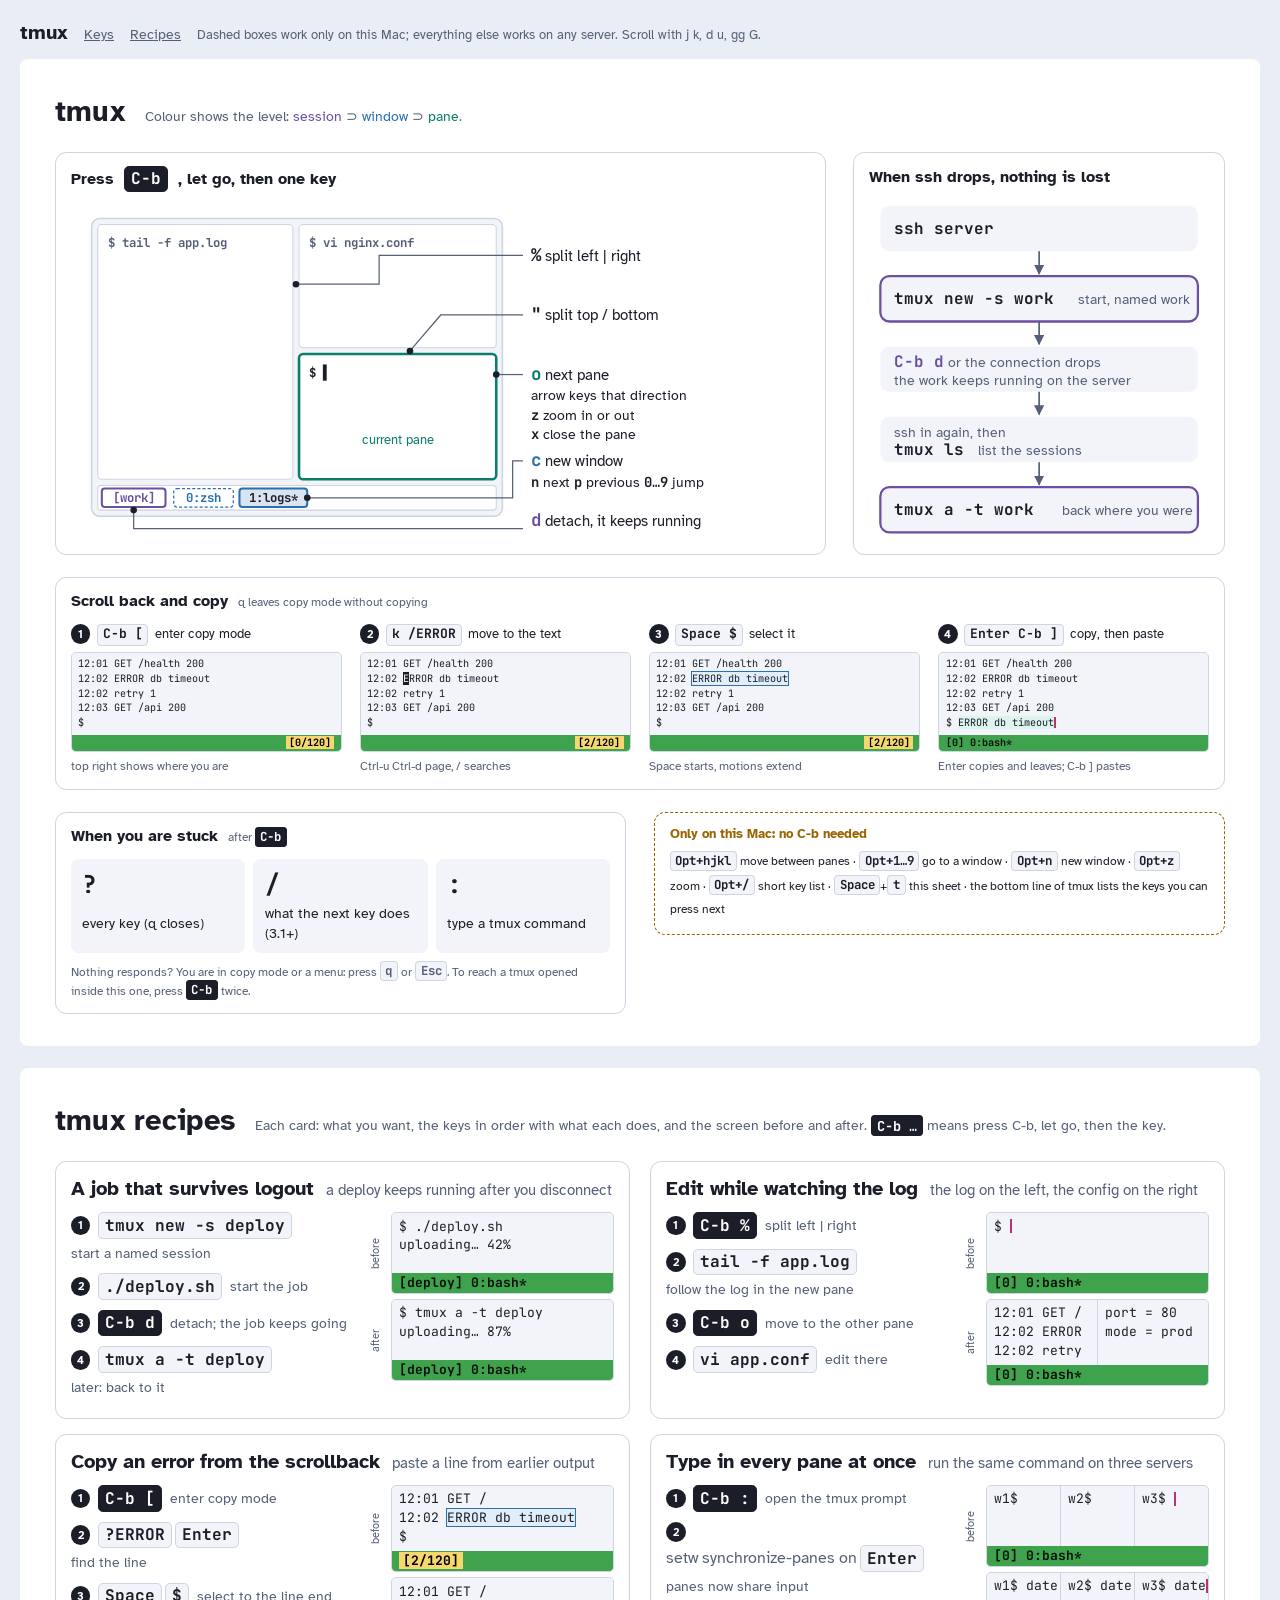
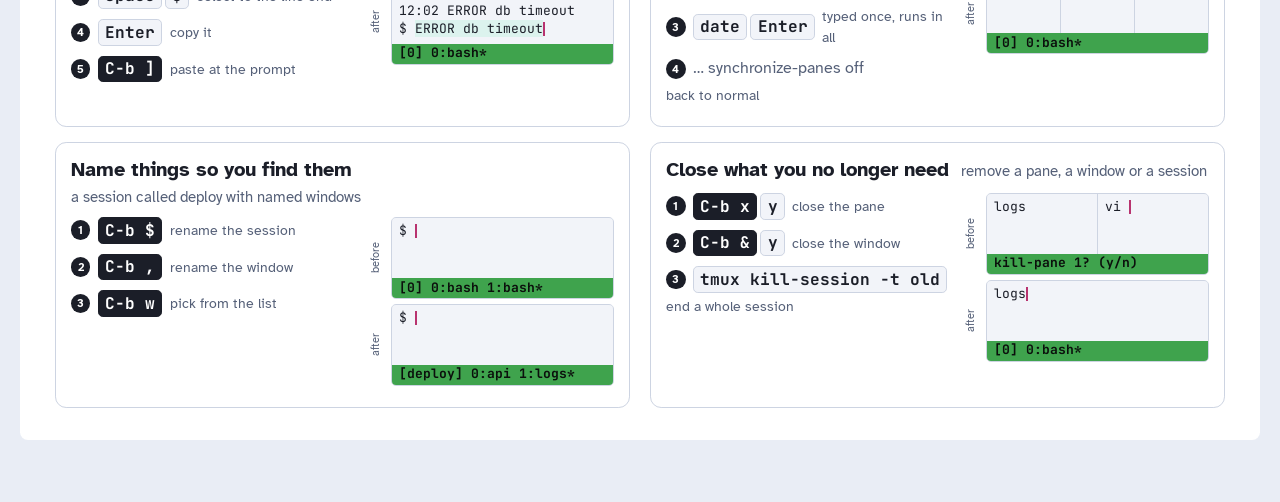
<file: cheatsheet/tmux.html>
<!doctype html>
<html lang="en">
<head>
<meta charset="utf-8">
<meta name="viewport" content="width=device-width, initial-scale=1">
<title>tmux</title>
<!--
  Generated by cheatsheet/build.py; edit that or style.css, not this file.
  Colour means mode in Vim (normal, insert, visual, command) and level in tmux
  (session, window, pane). Dashed boxes are Mac-only; everything else works on
  a bare server. "vim" marks keys that need Vim rather than a minimal vi.
-->
<link rel="preconnect" href="https://fonts.googleapis.com">
<link rel="stylesheet" href="https://fonts.googleapis.com/css2?family=Atkinson+Hyperlegible:wght@400;700&family=JetBrains+Mono:wght@500;700&display=swap">
<style>
/* Layout: each panel scales with the window; every size inside is in cqw
   (a share of the panel width). Panels grow to fit their content. */
:root {
  --bg: #e9edf5; --paper: #ffffff; --ink: #1b1e28; --muted: #556078; --line: #cdd4e2; --soft: #f2f4f9;
  --normal: #0b7d6b; --normal-bg: #dcf3ee;
  --insert: #b8336f; --insert-bg: #fbe3ee;
  --visual: #2a6fae; --visual-bg: #e1eefa;
  --command: #8f6a00; --command-bg: #fbf2d2;
  --session: #6a4fa3; --window: #2a6fae; --pane: #0b7d6b;
  --del: #c0392b; --mac: #9a6500;
  --f-ui: "Atkinson Hyperlegible", "Helvetica Neue", Arial, sans-serif;
  --f-key: "JetBrains Mono", "SF Mono", Menlo, Consolas, monospace;
}
@media (prefers-color-scheme: dark) {
  :root:not([data-theme="light"]) {
    --bg: #14161e; --paper: #1f2230; --ink: #e4f0fb; --muted: #a6accd; --line: #353b52; --soft: #272b3b;
    --normal: #5de4c7; --normal-bg: #1d3b37; --insert: #fcc5e9; --insert-bg: #3f2538;
    --visual: #89ddff; --visual-bg: #1f3445; --command: #fffac2; --command-bg: #3a3826;
    --session: #c9b6ff; --window: #89ddff; --pane: #5de4c7; --del: #ff8a80; --mac: #fffac2;
    color-scheme: dark;
  }
}
:root[data-theme="dark"] {
  --bg: #14161e; --paper: #1f2230; --ink: #e4f0fb; --muted: #a6accd; --line: #353b52; --soft: #272b3b;
  --normal: #5de4c7; --normal-bg: #1d3b37; --insert: #fcc5e9; --insert-bg: #3f2538;
  --visual: #89ddff; --visual-bg: #1f3445; --command: #fffac2; --command-bg: #3a3826;
  --session: #c9b6ff; --window: #89ddff; --pane: #5de4c7; --del: #ff8a80; --mac: #fffac2;
  color-scheme: dark;
}
* { box-sizing: border-box; }
body { margin: 0; background: var(--bg); color: var(--ink); font-family: var(--f-ui); line-height: 1.45; padding-inline: 16px; padding-block: 18px 40px; }
h1, h2, h3, h4, p, figure { margin: 0; }
kbd { font-family: var(--f-key); font-weight: 700; font-size: .92em; white-space: nowrap; }
svg { display: block; width: 100%; height: auto; font-family: var(--f-ui); }
svg .mono { font-family: var(--f-key); font-weight: 700; }

.nav { max-width: 1240px; margin: 0 auto 12px; display: flex; flex-wrap: wrap; gap: 6px 16px; align-items: baseline; font-size: 14px; }
.nav h1 { font-size: 20px; }
.nav a { color: var(--muted); }
.nav p { color: var(--muted); font-size: 13px; }

/* one panel */
.scroll { max-width: 1240px; margin: 0 auto 22px; overflow-x: auto; }
.sheet { container-type: inline-size; min-width: 880px; }
.page { aspect-ratio: 297 / 210; background: var(--paper); border-radius: 8px; padding: 2.6cqw 2.8cqw; display: grid; grid-template-rows: auto 1fr; gap: 1.6cqw; font-size: 1.12cqw; overflow: hidden; }
.ph { display: flex; flex-wrap: wrap; align-items: baseline; gap: .4cqw 1.6cqw; }
.ph h2 { font-size: 2.3cqw; letter-spacing: .01em; }
.ph p { color: var(--muted); font-size: 1.1cqw; }
.g { display: grid; grid-template-columns: repeat(12, minmax(0, 1fr)); gap: 1.8cqw 2.2cqw; min-height: 0; }
.cell { min-width: 0; display: grid; gap: .8cqw; align-content: start; }
.cell h3 { font-size: 1.3cqw; display: flex; flex-wrap: wrap; align-items: baseline; gap: .2cqw .8cqw; }
.cell h3 small { font-weight: 400; color: var(--muted); font-size: 1cqw; }
.cap { color: var(--muted); font-size: 1cqw; }
.cap b { color: var(--ink); font-family: var(--f-key); }

/* keys */
.k { font-family: var(--f-key); font-weight: 700; padding: .04em .38em; border-radius: .3em; background: var(--soft); border: 1px solid var(--line); white-space: nowrap; }
.k.n { background: var(--normal-bg); border-color: var(--normal); }
.k.i { background: var(--insert-bg); border-color: var(--insert); }
.k.v { background: var(--visual-bg); border-color: var(--visual); }
.k.c { background: var(--command-bg); border-color: var(--command); }
.k.pre { background: var(--ink); color: var(--paper); border-color: var(--ink); }
.vimtag { font-family: var(--f-key); font-size: .68em; font-weight: 500; color: var(--muted); border: 1px solid var(--line); border-radius: .25em; padding: 0 .3em; margin-left: .35em; vertical-align: .12em; }
.to { color: var(--muted); }
em { font-style: normal; color: var(--muted); }

/* Vim page */
.vimgrid { grid-template-areas: "a a a a a b b b b b b b" "c c c c c c c c d d d d"; grid-template-rows: auto 1fr; }
.vimgrid .area-a { grid-area: a; } .vimgrid .area-b { grid-area: b; } .vimgrid .area-c { grid-area: c; } .vimgrid .area-d { grid-area: d; } .vimgrid .area-e { grid-area: e; }
.verbs { display: grid; gap: .55cqw; }
.vrow { display: grid; grid-template-columns: 9cqw 12.5cqw 1fr; gap: .9cqw; align-items: center; }
.vkeys { display: flex; flex-wrap: wrap; align-items: center; gap: .3cqw; }
.vwhat { font-size: 1cqw; color: var(--muted); }
.vdemo { display: flex; flex-wrap: wrap; align-items: center; gap: .3cqw .6cqw; min-width: 0; }
.vdemo code { font-family: var(--f-key); font-size: .98cqw; background: var(--soft); border-radius: .3cqw; padding: .2cqw .5cqw; white-space: pre; }
code del { color: var(--del); text-decoration: line-through; text-decoration-thickness: 2px; background: color-mix(in srgb, var(--del) 12%, transparent); }
code mark { background: var(--insert-bg); color: inherit; outline: 1px solid var(--insert); }
code ins { text-decoration: none; background: var(--normal-bg); outline: 1px solid var(--normal); }
code .cur { outline: 1.5px dashed var(--muted); }
code .gone { font-family: var(--f-ui); color: var(--muted); }
.ess { display: grid; grid-template-columns: repeat(2, minmax(0, 1fr)); gap: .7cqw; }
.ess.seven { grid-template-columns: repeat(7, minmax(0, 1fr)); }
.ess.seven b { font-size: 1.35cqw; }
.ess b em { color: var(--muted); font-style: italic; }
.ess.four { grid-template-columns: repeat(4, minmax(0, 1fr)); }
.ess.three { grid-template-columns: repeat(3, minmax(0, 1fr)); }
.ess div { border-radius: .6cqw; padding: .7cqw .9cqw; display: grid; gap: .1cqw; background: var(--soft); }
.ess div.c { background: var(--command-bg); }
.ess div.n { background: var(--normal-bg); }
.ess b { font-family: var(--f-key); font-size: 1.7cqw; }
.ess span { font-size: 1cqw; }
.mac { border: 1.5px dashed var(--mac); border-radius: .8cqw; padding: .8cqw 1cqw; display: grid; gap: .4cqw; font-size: 1cqw; }
.mac h4 { color: var(--mac); font-size: 1.05cqw; }
.mac p { line-height: 1.9; }

/* Vim modes page */
.modesgrid { grid-template-areas: "a a a a a a b b b b b b" "c c c c c c d d d d d d"; grid-template-rows: auto auto; align-content: space-between; }
.modesgrid .area-a { grid-area: a; } .modesgrid .area-b { grid-area: b; } .modesgrid .area-c { grid-area: c; } .modesgrid .area-d { grid-area: d; }
.krows { display: grid; gap: .55cqw; }
.krow { display: grid; grid-template-columns: 5cqw 15cqw 1fr; gap: .9cqw; align-items: center; }
.kk { justify-self: start; font-size: 1.25cqw; }
.kwhat { font-size: 1.05cqw; }
code.mini { font-family: var(--f-key); font-size: 1.05cqw; background: var(--soft); border: 1px solid var(--line); border-radius: .35cqw; padding: .25cqw .6cqw; white-space: pre; line-height: 1.5; justify-self: start; }
/* Vim moving page */
.movegrid { grid-template-areas: "a a a a a a a b b b b b" "c c c c c c c c c c c c" "d d d d d d d d d d d d"; grid-template-rows: auto auto auto; align-content: space-between; }
.movegrid .area-a { grid-area: a; } .movegrid .area-b { grid-area: b; } .movegrid .area-c { grid-area: c; } .movegrid .area-d { grid-area: d; }
.movegrid .area-b svg { width: auto; height: 22cqw; max-width: 100%; }
.movegrid .vrow { grid-template-columns: 11cqw 16cqw 1fr; }

/* frames around sections */
.page .cell { border: 1px solid var(--line); border-radius: .9cqw; padding: 1.1cqw 1.3cqw; background: var(--paper); }
.page .cell.mac { border: 1.5px dashed var(--mac); }
.recipe { border: 1px solid var(--line); border-radius: .9cqw; padding: 1.1cqw 1.3cqw; }

/* tmux page */
.tmuxgrid { grid-template-areas: "a a a a a a a a b b b b" "c c c c c c c c c c c c" "d d d d d d e e e e e e"; grid-template-rows: auto auto auto; align-content: space-between; }
.tmuxgrid .area-a { grid-area: a; } .tmuxgrid .area-b { grid-area: b; } .tmuxgrid .area-c { grid-area: c; } .tmuxgrid .area-d { grid-area: d; } .tmuxgrid .area-e { grid-area: e; align-self: start; }
.strip { display: flex; flex-wrap: wrap; align-items: center; gap: .45cqw .4cqw; }
.strip.big { font-size: 1.15cqw; }

/* recipe pages */
.recipes { grid-template-columns: repeat(3, minmax(0, 1fr)); gap: 1.8cqw 2.4cqw; }
.recipes.r3 { grid-template-rows: repeat(3, auto); align-content: space-between; }
.recipes.t3 { grid-template-columns: repeat(2, minmax(0, 1fr)); grid-template-rows: repeat(3, auto); align-content: space-between; }
.recipes.t3 .recipe h4 { font-size: 1.8cqw; }
.recipes.t3 .recipe .strip { font-size: 1.55cqw; }
.recipes.t3 .recipe .why { font-size: 1.35cqw; }
.recipe { display: grid; grid-template-rows: auto auto auto 1fr; gap: .7cqw; align-content: start; border-top: .25cqw solid var(--line); padding-top: .9cqw; min-width: 0; }
.recipe h4 { font-size: 1.65cqw; }
.recipe .strip { font-size: 1.35cqw; gap: .6cqw .5cqw; }
.recipe .why { color: var(--muted); font-size: 1.2cqw; }
.ba { display: grid; grid-template-columns: max-content 1fr; gap: .35cqw 1cqw; background: var(--soft); border-radius: .5cqw; padding: .8cqw 1cqw; font-size: 1.25cqw; align-items: baseline; }
.ba > span { color: var(--muted); font-size: 1.05cqw; }
.ba code { font-family: var(--f-key); white-space: pre; }

/* mini screens */
.scr { font-family: var(--f-key); font-size: .82cqw; line-height: 1.45; background: var(--soft); border: 1px solid var(--line); border-radius: .4cqw; overflow: hidden; display: grid; grid-template-rows: 1fr auto; min-width: 0; }
.scr .body { padding: .35cqw .55cqw; white-space: pre; overflow: hidden; }
.scr .st { padding: .05cqw .55cqw; border-top: 1px solid var(--line); white-space: pre; overflow: hidden; text-overflow: ellipsis; color: var(--muted); font-weight: 700; }
.st.cmd { background: var(--command-bg); color: var(--ink); }
.st.vis { color: var(--visual); }
.st.ins { color: var(--insert); }
.st.err { background: var(--del); color: #fff; }
.cb { background: var(--ink); color: var(--paper); }
.ci { display: inline-block; width: 0; height: 1.1em; border-left: 2px solid var(--insert); vertical-align: -.2em; }
.scr ins { text-decoration: none; background: var(--normal-bg); outline: 1px solid var(--normal); }
.scr del { color: var(--del); text-decoration: line-through; }
.vsel, .sel { background: var(--visual-bg); outline: 1px solid var(--visual); }
.paste { background: var(--normal-bg); }
.scr.tmx .panes { display: grid; grid-template-columns: 1fr 1fr; gap: 1px; background: var(--line); }
.scr.tmx .panes:has(> .pane:only-child) { grid-template-columns: 1fr; }
.scr.tmx .pane { background: var(--soft); padding: .35cqw .55cqw; white-space: pre; overflow: hidden; min-height: 4.6em; }
.scr.tmx .tbar { background: #3fa34d; color: #0b0f0c; padding: .05cqw .55cqw; white-space: pre; font-weight: 700; }
.scr.copy .tbar { background: #3fa34d; text-align: right; }
.pos { background: #f5d76e; color: #000; padding: 0 .3em; }
.pair { display: grid; grid-template-columns: minmax(0, 1fr) auto minmax(0, 1fr); align-items: center; gap: .5cqw; }
.to.big { font-size: 1.6cqw; }
.story { display: grid; grid-template-columns: repeat(4, minmax(0, 1fr)); gap: 1.4cqw; }
.frame { display: grid; gap: .5cqw; align-content: start; min-width: 0; }
.frame figcaption { font-size: 1.05cqw; display: flex; flex-wrap: wrap; align-items: baseline; gap: .3cqw .5cqw; }
.frame figcaption b { display: inline-grid; place-items: center; width: 1.6cqw; height: 1.6cqw; border-radius: 50%; background: var(--ink); color: var(--paper); font-size: .9cqw; }


.vimgrid .area-d svg { width: auto; height: 21cqw; max-width: 100%; }
.tmuxgrid .area-a svg, .tmuxgrid .area-b svg { width: auto; height: 24cqw; max-width: 100%; }
.recipe .scr { font-size: .88cqw; }
.movegrid .area-a svg { width: auto; height: 18.5cqw; max-width: 100%; }
.movegrid .area-b svg { height: 19cqw; }
.movegrid .verbs { gap: .35cqw; }
.ess.seven div { padding: .5cqw .7cqw; }
.tmuxgrid .area-a svg, .tmuxgrid .area-b svg { height: 21.5cqw; }
.page .cell { padding: 1cqw 1.2cqw; }

/* recipe cards: goal, numbered steps, before/after */
.recipes { grid-template-columns: repeat(2, minmax(0, 1fr)); grid-template-rows: repeat(3, minmax(0, 1fr)); gap: 1.2cqw 1.6cqw; }
.recipe { border: 1px solid var(--line); border-radius: .9cqw; padding: 1cqw 1.2cqw; display: grid; grid-template-rows: auto 1fr auto; gap: .7cqw; min-height: 0; border-top-width: 1px; }
.recipe header { display: flex; flex-wrap: wrap; align-items: baseline; gap: .2cqw 1cqw; }
.recipe h4 { font-size: 1.5cqw; }
.recipe .goal { color: var(--muted); font-size: 1.1cqw; }
.rbody { display: grid; grid-template-columns: minmax(0, 1.15fr) minmax(0, 1fr); gap: 1.2cqw; align-items: start; min-height: 0; }
ol.rsteps { margin: 0; padding: 0; list-style: none; counter-reset: s; display: grid; gap: .55cqw; }
ol.rsteps li { counter-increment: s; display: grid; grid-template-columns: 1.7cqw auto 1fr; gap: .6cqw; align-items: center; font-size: 1.1cqw; }
ol.rsteps li::before { content: counter(s); display: grid; place-items: center; width: 1.6cqw; height: 1.6cqw; border-radius: 50%; background: var(--ink); color: var(--paper); font-size: .9cqw; font-weight: 700; }
ol.rsteps .sk { display: flex; flex-wrap: wrap; gap: .25cqw; align-items: center; }
ol.rsteps .sm { color: var(--muted); font-size: 1.02cqw; }
.rshots { display: grid; grid-template-columns: auto minmax(0, 1fr); gap: .4cqw .6cqw; align-items: center; }
.rshots .lbl { color: var(--muted); font-size: .85cqw; writing-mode: vertical-rl; transform: rotate(180deg); text-align: center; }
.recipe .scr { font-size: .92cqw; }
.recipe .why { color: var(--muted); font-size: 1cqw; }

/* fill the sheets: rows stretch, frames in a row share a height */
.modesgrid, .movegrid, .tmuxgrid { align-content: stretch; align-items: stretch; }
.modesgrid { grid-template-rows: 1fr 1fr; }
.movegrid { grid-template-rows: auto 1fr auto; }
.tmuxgrid { grid-template-rows: auto 1fr auto; }
.krows { gap: .9cqw; }
.kk { font-size: 1.45cqw; }
.kwhat { font-size: 1.2cqw; }
code.mini { font-size: 1.25cqw; }
.ess b { font-size: 2cqw; }
.ess span { font-size: 1.1cqw; }
/* recipes, larger */
ol.rsteps { gap: .8cqw; }
ol.rsteps li { grid-template-columns: 1.8cqw minmax(0, max-content) minmax(8cqw, 1fr); font-size: 1.3cqw; }
ol.rsteps .sm { font-size: 1.15cqw; }
.recipe .scr { font-size: 1.05cqw; }
.recipe h4 { font-size: 1.6cqw; }
.recipe .goal { font-size: 1.2cqw; }

ol.rsteps li { display: flex; flex-wrap: wrap; align-items: center; gap: .3cqw .6cqw; }
ol.rsteps li::before { flex: none; }
ol.rsteps .sm { flex: 1 1 9cqw; }
.movegrid .area-a svg { height: auto; width: 100%; }
.movegrid .area-b svg { height: 23cqw; }
.tmuxgrid .area-a svg, .tmuxgrid .area-b svg { height: 23.5cqw; }
.movegrid .area-a svg { width: auto; height: 21cqw; max-width: 100%; }
.movegrid .area-b svg { height: 21.5cqw; }
.tmuxgrid .area-a svg, .tmuxgrid .area-b svg { height: 22cqw; }
.movegrid { grid-template-rows: auto auto auto; align-content: space-between; }
.movegrid .area-a svg { height: 19.5cqw; }
.movegrid .area-b svg { height: 20cqw; }
.movegrid { row-gap: 1.2cqw; }
.movegrid .area-a svg { height: 18.5cqw; }
.modesgrid { grid-template-rows: auto 1fr; }
.modesgrid .ess b { font-size: 1.7cqw; }
.modesgrid .krows { gap: .7cqw; }

/* screen only: panels grow with their content */
.page { aspect-ratio: auto; overflow: visible; grid-template-rows: auto auto; }
.g, .modesgrid, .movegrid, .tmuxgrid { align-content: start; grid-template-rows: none; }
.recipes { grid-template-rows: none; }
.krow { grid-template-columns: 7.5cqw 14cqw 1fr; }
.scr .st { white-space: pre-wrap; text-overflow: clip; }
.recipe { grid-template-rows: auto auto auto; }
.movegrid .area-a svg { width: 100%; height: auto; }
.movegrid .area-b svg { height: 24cqw; }
.tmuxgrid .area-a svg, .tmuxgrid .area-b svg { width: 100%; height: auto; }
ol.rsteps .sk { flex: 0 1 auto; min-width: 0; }

</style>
</head>
<body>
<nav class="nav"><h1>tmux</h1><a href="#tmux">Keys</a><a href="#tmux-recipes">Recipes</a><p>Dashed boxes work only on this Mac; everything else works on any server. Scroll with j k, d u, gg G.</p></nav>
<div class="scroll"><div class="sheet">
<section class="page" id="tmux" aria-labelledby="tmux-h">
  <header class="ph"><h2 id="tmux-h">tmux</h2><p>Colour shows the level: <span style="color:var(--session)">session</span> ⊃ <span style="color:var(--window)">window</span> ⊃ <span style="color:var(--pane)">pane</span>.</p></header>
  <div class="g tmuxgrid">
    <figure class="cell area-a"><h3>Press <span class="k pre">C-b</span>, let go, then one key</h3>
      <svg viewBox="0 0 720 330" role="img" aria-label="The tmux screen. After C-b: percent splits a pane left and right, double quote top and bottom, o moves to the next pane, the arrow keys to the pane in that direction, z zooms, x closes. The status line lists windows: c makes one, n and p move between them, 0 to 9 jump to one. The session name is on the left: d detaches.">
        <rect x="20" y="16" width="400" height="290" rx="8" fill="var(--soft)" stroke="var(--line)" stroke-width="1.5"/>
        <rect x="26" y="22" width="190" height="248" rx="4" fill="var(--paper)" stroke="var(--line)"/>
        <rect x="222" y="22" width="192" height="120" rx="4" fill="var(--paper)" stroke="var(--line)"/>
        <rect x="222" y="148" width="192" height="122" rx="4" fill="var(--paper)" stroke="var(--pane)" stroke-width="2.5"/>
        <g font-size="12" class="mono" fill="var(--muted)">
          <text x="36" y="44">$ tail -f app.log</text>
          <text x="232" y="44">$ vi nginx.conf</text>
          <text x="232" y="170" fill="var(--ink)">$ ▌</text>
        </g>
        <text x="318" y="236" text-anchor="middle" font-size="13" fill="var(--pane)">current pane</text>
        <rect x="26" y="276" width="388" height="24" rx="3" fill="var(--paper)" stroke="var(--line)"/>
        <rect x="30" y="279" width="62" height="18" rx="3" fill="none" stroke="var(--session)" stroke-width="2"/>
        <text x="61" y="292" text-anchor="middle" font-size="12" class="mono" fill="var(--session)">[work]</text>
        <rect x="100" y="279" width="58" height="18" rx="3" fill="none" stroke="var(--window)" stroke-width="1.2" stroke-dasharray="3 2"/>
        <text x="129" y="292" text-anchor="middle" font-size="12" class="mono" fill="var(--window)">0:zsh</text>
        <rect x="164" y="279" width="66" height="18" rx="3" fill="var(--window)" opacity=".18"/>
        <rect x="164" y="279" width="66" height="18" rx="3" fill="none" stroke="var(--window)" stroke-width="2"/>
        <text x="197" y="292" text-anchor="middle" font-size="12" class="mono" fill="var(--ink)">1:logs*</text>
        <g stroke="var(--muted)" stroke-width="1.2" fill="none">
          <polyline points="219,80 300,80 300,52 440,52"/>
          <polyline points="330,145 360,110 440,110"/>
          <polyline points="414,168 440,168"/>
          <polyline points="230,288 430,288 430,252 440,252"/>
          <polyline points="61,300 61,318 440,318"/>
        </g>
        <g fill="var(--ink)">
          <circle cx="219" cy="80" r="3.2"/><circle cx="330" cy="145" r="3.2"/><circle cx="414" cy="168" r="3.2"/><circle cx="230" cy="288" r="3.2"/><circle cx="61" cy="300" r="3.2"/>
        </g>
        <g font-size="15" fill="var(--ink)">
          <text x="448" y="57"><tspan class="mono" font-size="17">%</tspan>   split left | right</text>
          <text x="448" y="115"><tspan class="mono" font-size="17">"</tspan>   split top / bottom</text>
          <text x="448" y="173"><tspan class="mono" font-size="17" fill="var(--pane)">o</tspan>   next pane</text>
          <text x="448" y="193" font-size="13.5">arrow keys  that direction</text>
          <text x="448" y="212" font-size="13.5"><tspan class="mono">z</tspan>  zoom in or out</text>
          <text x="448" y="231" font-size="13.5"><tspan class="mono">x</tspan>  close the pane</text>
          <text x="448" y="257"><tspan class="mono" font-size="17" fill="var(--window)">c</tspan>   new window</text>
          <text x="448" y="277" font-size="13.5"><tspan class="mono">n</tspan> next  <tspan class="mono">p</tspan> previous  <tspan class="mono">0…9</tspan> jump</text>
          <text x="448" y="315"><tspan class="mono" font-size="17" fill="var(--session)">d</tspan>   detach, it keeps running</text>
        </g>
      </svg>
    </figure>
    <figure class="cell area-b"><h3>When ssh drops, nothing is lost</h3>
      <svg viewBox="0 0 300 300" role="img" aria-label="ssh in and start tmux with tmux new -s work. Detach with C-b d, or lose the connection: the work keeps running on the server. ssh in again and tmux a -t work brings it back.">
        <defs><marker id="ah3" viewBox="0 0 10 10" refX="9" refY="5" markerWidth="6" markerHeight="6" orient="auto"><path d="M0 0 L10 5 L0 10 z" fill="var(--muted)"/></marker></defs>
        <rect x="10" y="6" width="280" height="40" rx="8" fill="var(--soft)"/>
        <text x="22" y="31" font-size="14" class="mono" fill="var(--ink)">ssh server</text>
        <rect x="10" y="68" width="280" height="40" rx="8" fill="var(--soft)" stroke="var(--session)" stroke-width="2"/>
        <text x="22" y="93" font-size="14" class="mono" fill="var(--ink)">tmux new -s work</text><text x="184" y="93" font-size="12.5" fill="var(--muted)">start, named work</text>
        <rect x="10" y="130" width="280" height="40" rx="8" fill="var(--soft)"/>
        <text x="22" y="148" font-size="12.5" fill="var(--muted)"><tspan class="mono" font-size="14" fill="var(--session)">C-b d</tspan>  or the connection drops</text>
        <text x="22" y="164" font-size="12.5" fill="var(--muted)">the work keeps running on the server</text>
        <rect x="10" y="192" width="280" height="40" rx="8" fill="var(--soft)"/>
        <text x="22" y="210" font-size="12.5" fill="var(--muted)">ssh in again, then</text>
        <text x="22" y="226" font-size="14" class="mono" fill="var(--ink)">tmux ls</text><text x="96" y="226" font-size="12.5" fill="var(--muted)">list the sessions</text>
        <rect x="10" y="254" width="280" height="40" rx="8" fill="var(--soft)" stroke="var(--session)" stroke-width="2"/>
        <text x="22" y="279" font-size="14" class="mono" fill="var(--ink)">tmux a -t work</text><text x="170" y="279" font-size="12.5" fill="var(--muted)">back where you were</text>
        <g stroke="var(--muted)" stroke-width="1.5">
          <line x1="150" y1="46" x2="150" y2="66" marker-end="url(#ah3)"/><line x1="150" y1="108" x2="150" y2="128" marker-end="url(#ah3)"/>
          <line x1="150" y1="170" x2="150" y2="190" marker-end="url(#ah3)"/><line x1="150" y1="232" x2="150" y2="252" marker-end="url(#ah3)"/>
        </g>
      </svg>
    </figure>
    <div class="cell area-c"><h3>Scroll back and copy <small>q leaves copy mode without copying</small></h3>
      <div class="story"><figure class="frame"><figcaption><b>1</b> <span class="k">C-b [</span> enter copy mode</figcaption><div class="scr tmx copy"><div class="panes"><div class="pane on">12:01 GET /health 200
12:02 ERROR db timeout
12:02 retry 1
12:03 GET /api 200
$ </div></div><div class="tbar"><span class="pos">[0/120]</span></div></div><p class="cap">top right shows where you are</p></figure><figure class="frame"><figcaption><b>2</b> <span class="k">k  /ERROR</span> move to the text</figcaption><div class="scr tmx copy"><div class="panes"><div class="pane on">12:01 GET /health 200
12:02 <span class="cb">E</span>RROR db timeout
12:02 retry 1
12:03 GET /api 200
$ </div></div><div class="tbar"><span class="pos">[2/120]</span></div></div><p class="cap">Ctrl-u Ctrl-d page, / searches</p></figure><figure class="frame"><figcaption><b>3</b> <span class="k">Space  $</span> select it</figcaption><div class="scr tmx copy"><div class="panes"><div class="pane on">12:01 GET /health 200
12:02 <span class="sel">ERROR db timeout</span>
12:02 retry 1
12:03 GET /api 200
$ </div></div><div class="tbar"><span class="pos">[2/120]</span></div></div><p class="cap">Space starts, motions extend</p></figure><figure class="frame"><figcaption><b>4</b> <span class="k">Enter  C-b ]</span> copy, then paste</figcaption><div class="scr tmx "><div class="panes"><div class="pane on">12:01 GET /health 200
12:02 ERROR db timeout
12:02 retry 1
12:03 GET /api 200
$ <span class="paste">ERROR db timeout</span><span class="ci"></span></div></div><div class="tbar"><b>[0]</b> 0:bash*</div></div><p class="cap">Enter copies and leaves; C-b ] pastes</p></figure></div>
    </div>
    <div class="cell area-d"><h3>When you are stuck <small>after <span class="k pre">C-b</span></small></h3>
      <div class="ess three">
        <div><b>?</b><span>every key (q closes)</span></div>
        <div><b>/</b><span>what the next key does (3.1+)</span></div>
        <div><b>:</b><span>type a tmux command</span></div>
      </div>
      <p class="cap">Nothing responds? You are in copy mode or a menu: press <span class="k">q</span> or <span class="k">Esc</span>. To reach a tmux opened inside this one, press <span class="k pre">C-b</span> twice.</p>
    </div>
    <div class="cell area-e mac"><h4>Only on this Mac: no C-b needed</h4><p><span class="k">Opt+hjkl</span> move between panes · <span class="k">Opt+1…9</span> go to a window · <span class="k">Opt+n</span> new window · <span class="k">Opt+z</span> zoom · <span class="k">Opt+/</span> short key list · <span class="k">Space</span>+<span class="k">t</span> this sheet · the bottom line of tmux lists the keys you can press next</p></div>
  </div>
</section>
</div></div><div class="scroll"><div class="sheet">
<section class="page" id="tmux-recipes" aria-labelledby="tmux-recipes-h">
  <header class="ph"><h2 id="tmux-recipes-h">tmux recipes</h2><p>Each card: what you want, the keys in order with what each does, and the screen before and after. <span class="k pre">C-b …</span> means press C-b, let go, then the key.</p></header>
  <div class="g recipes">
    <article class="recipe"><header><h4>A job that survives logout</h4><p class="goal">a deploy keeps running after you disconnect</p></header>
      <div class="rbody"><ol class="rsteps"><li><span class="sk"><span class="k">tmux new -s deploy</span></span><span class="sm">start a named session</span></li><li><span class="sk"><span class="k">./deploy.sh</span></span><span class="sm">start the job</span></li><li><span class="sk"><span class="k pre">C-b d</span></span><span class="sm">detach; the job keeps going</span></li><li><span class="sk"><span class="k">tmux a -t deploy</span></span><span class="sm">later: back to it</span></li></ol>
        <div class="rshots"><span class="lbl">before</span><div class="scr tmx "><div class="panes"><div class="pane on">$ ./deploy.sh
uploading… 42%</div></div><div class="tbar"><b>[deploy]</b> 0:bash*</div></div><span class="lbl">after</span><div class="scr tmx "><div class="panes"><div class="pane on">$ tmux a -t deploy
uploading… 87%</div></div><div class="tbar"><b>[deploy]</b> 0:bash*</div></div></div></div></article><article class="recipe"><header><h4>Edit while watching the log</h4><p class="goal">the log on the left, the config on the right</p></header>
      <div class="rbody"><ol class="rsteps"><li><span class="sk"><span class="k pre">C-b %</span></span><span class="sm">split left | right</span></li><li><span class="sk"><span class="k">tail -f app.log</span></span><span class="sm">follow the log in the new pane</span></li><li><span class="sk"><span class="k pre">C-b o</span></span><span class="sm">move to the other pane</span></li><li><span class="sk"><span class="k">vi app.conf</span></span><span class="sm">edit there</span></li></ol>
        <div class="rshots"><span class="lbl">before</span><div class="scr tmx "><div class="panes"><div class="pane on">$ <span class="ci"></span></div></div><div class="tbar"><b>[0]</b> 0:bash*</div></div><span class="lbl">after</span><div class="scr tmx "><div class="panes"><div class="pane">12:01 GET /
12:02 ERROR
12:02 retry</div><div class="pane on">port = 80
mode = prod</div></div><div class="tbar"><b>[0]</b> 0:bash*</div></div></div></div></article><article class="recipe"><header><h4>Copy an error from the scrollback</h4><p class="goal">paste a line from earlier output</p></header>
      <div class="rbody"><ol class="rsteps"><li><span class="sk"><span class="k pre">C-b [</span></span><span class="sm">enter copy mode</span></li><li><span class="sk"><span class="k">?ERROR</span><span class="k">Enter</span></span><span class="sm">find the line</span></li><li><span class="sk"><span class="k">Space</span><span class="k">$</span></span><span class="sm">select to the line end</span></li><li><span class="sk"><span class="k">Enter</span></span><span class="sm">copy it</span></li><li><span class="sk"><span class="k pre">C-b ]</span></span><span class="sm">paste at the prompt</span></li></ol>
        <div class="rshots"><span class="lbl">before</span><div class="scr tmx "><div class="panes"><div class="pane on">12:01 GET /
12:02 <span class="sel">ERROR db timeout</span>
$ </div></div><div class="tbar"><span class="pos">[2/120]</span></div></div><span class="lbl">after</span><div class="scr tmx "><div class="panes"><div class="pane on">12:01 GET /
12:02 ERROR db timeout
$ <span class="paste">ERROR db timeout</span><span class="ci"></span></div></div><div class="tbar"><b>[0]</b> 0:bash*</div></div></div></div></article><article class="recipe"><header><h4>Type in every pane at once</h4><p class="goal">run the same command on three servers</p></header>
      <div class="rbody"><ol class="rsteps"><li><span class="sk"><span class="k pre">C-b :</span></span><span class="sm">open the tmux prompt</span></li><li><span class="sk"><em>setw synchronize-panes on</em><span class="k">Enter</span></span><span class="sm">panes now share input</span></li><li><span class="sk"><span class="k">date</span><span class="k">Enter</span></span><span class="sm">typed once, runs in all</span></li><li><span class="sk"><em>… synchronize-panes off</em></span><span class="sm">back to normal</span></li></ol>
        <div class="rshots"><span class="lbl">before</span><div class="scr tmx "><div class="panes" style="grid-template-columns: 1fr 1fr 1fr"><div class="pane">w1$ </div><div class="pane">w2$ </div><div class="pane on">w3$ <span class="ci"></span></div></div><div class="tbar"><b>[0]</b> 0:bash*</div></div><span class="lbl">after</span><div class="scr tmx "><div class="panes" style="grid-template-columns: 1fr 1fr 1fr"><div class="pane">w1$ date</div><div class="pane">w2$ date</div><div class="pane on">w3$ date<span class="ci"></span></div></div><div class="tbar"><b>[0]</b> 0:bash*</div></div></div></div></article><article class="recipe"><header><h4>Name things so you find them</h4><p class="goal">a session called deploy with named windows</p></header>
      <div class="rbody"><ol class="rsteps"><li><span class="sk"><span class="k pre">C-b $</span></span><span class="sm">rename the session</span></li><li><span class="sk"><span class="k pre">C-b ,</span></span><span class="sm">rename the window</span></li><li><span class="sk"><span class="k pre">C-b w</span></span><span class="sm">pick from the list</span></li></ol>
        <div class="rshots"><span class="lbl">before</span><div class="scr tmx "><div class="panes"><div class="pane on">$ <span class="ci"></span></div></div><div class="tbar"><b>[0]</b> 0:bash 1:bash*</div></div><span class="lbl">after</span><div class="scr tmx "><div class="panes"><div class="pane on">$ <span class="ci"></span></div></div><div class="tbar"><b>[deploy]</b> 0:api 1:logs*</div></div></div></div></article><article class="recipe"><header><h4>Close what you no longer need</h4><p class="goal">remove a pane, a window or a session</p></header>
      <div class="rbody"><ol class="rsteps"><li><span class="sk"><span class="k pre">C-b x</span><span class="k">y</span></span><span class="sm">close the pane</span></li><li><span class="sk"><span class="k pre">C-b &amp;</span><span class="k">y</span></span><span class="sm">close the window</span></li><li><span class="sk"><span class="k">tmux kill-session -t old</span></span><span class="sm">end a whole session</span></li></ol>
        <div class="rshots"><span class="lbl">before</span><div class="scr tmx "><div class="panes"><div class="pane">logs</div><div class="pane on">vi <span class="ci"></span></div></div><div class="tbar">kill-pane 1? (y/n)</div></div><span class="lbl">after</span><div class="scr tmx "><div class="panes"><div class="pane on">logs<span class="ci"></span></div></div><div class="tbar"><b>[0]</b> 0:bash*</div></div></div></div></article>
  </div>
</section>
</div></div>
<script>
// Vim keys for reading: j/k scroll a little, d/u half a screen, gg/G top/bottom.
(() => {
  let last = "";
  document.addEventListener("keydown", (e) => {
    if (e.metaKey || e.ctrlKey || e.altKey) return;
    const half = window.innerHeight / 2;
    switch (e.key) {
      case "j": scrollBy(0, 70); break;
      case "k": scrollBy(0, -70); break;
      case "d": scrollBy(0, half); break;
      case "u": scrollBy(0, -half); break;
      case "G": scrollTo(0, document.body.scrollHeight); break;
      case "g": if (last === "g") scrollTo(0, 0); break;
      default: last = ""; return;
    }
    last = e.key;
    e.preventDefault();
  });
})();
</script>
</body>
</html>
</file>
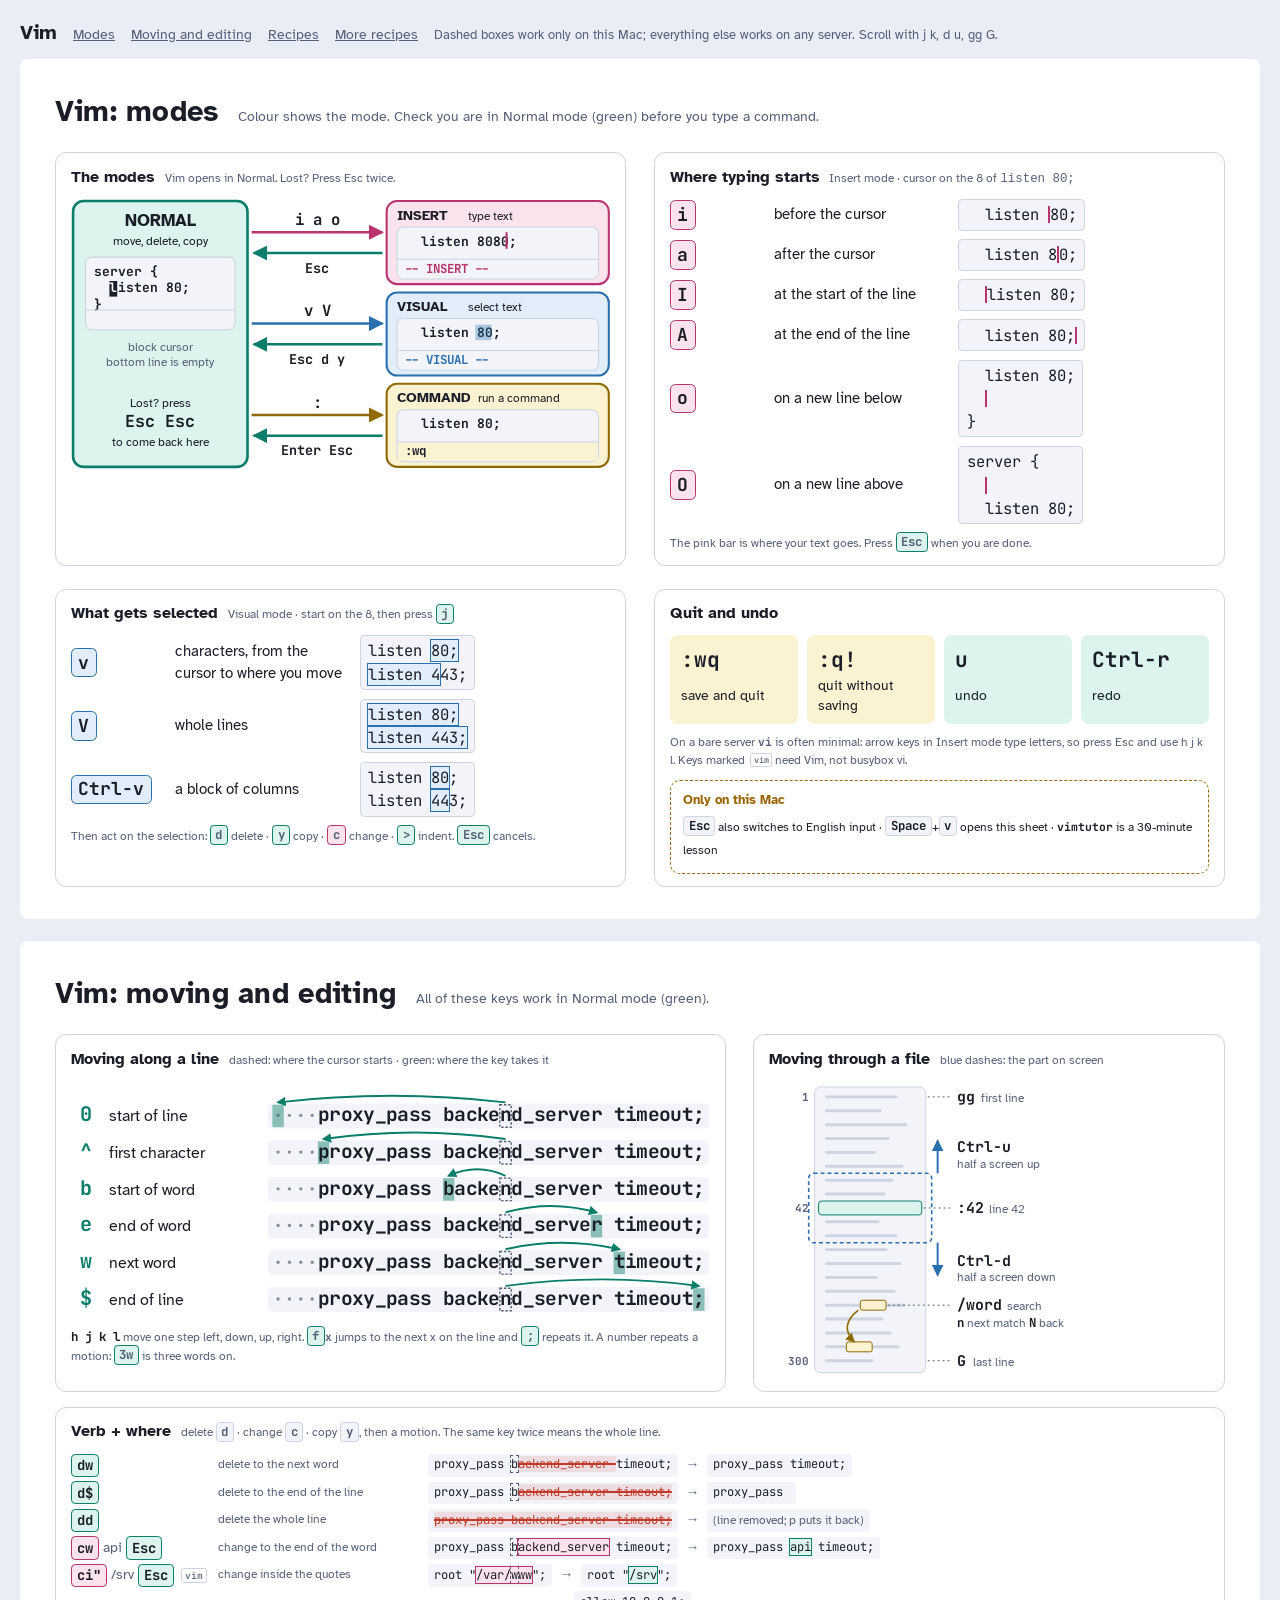
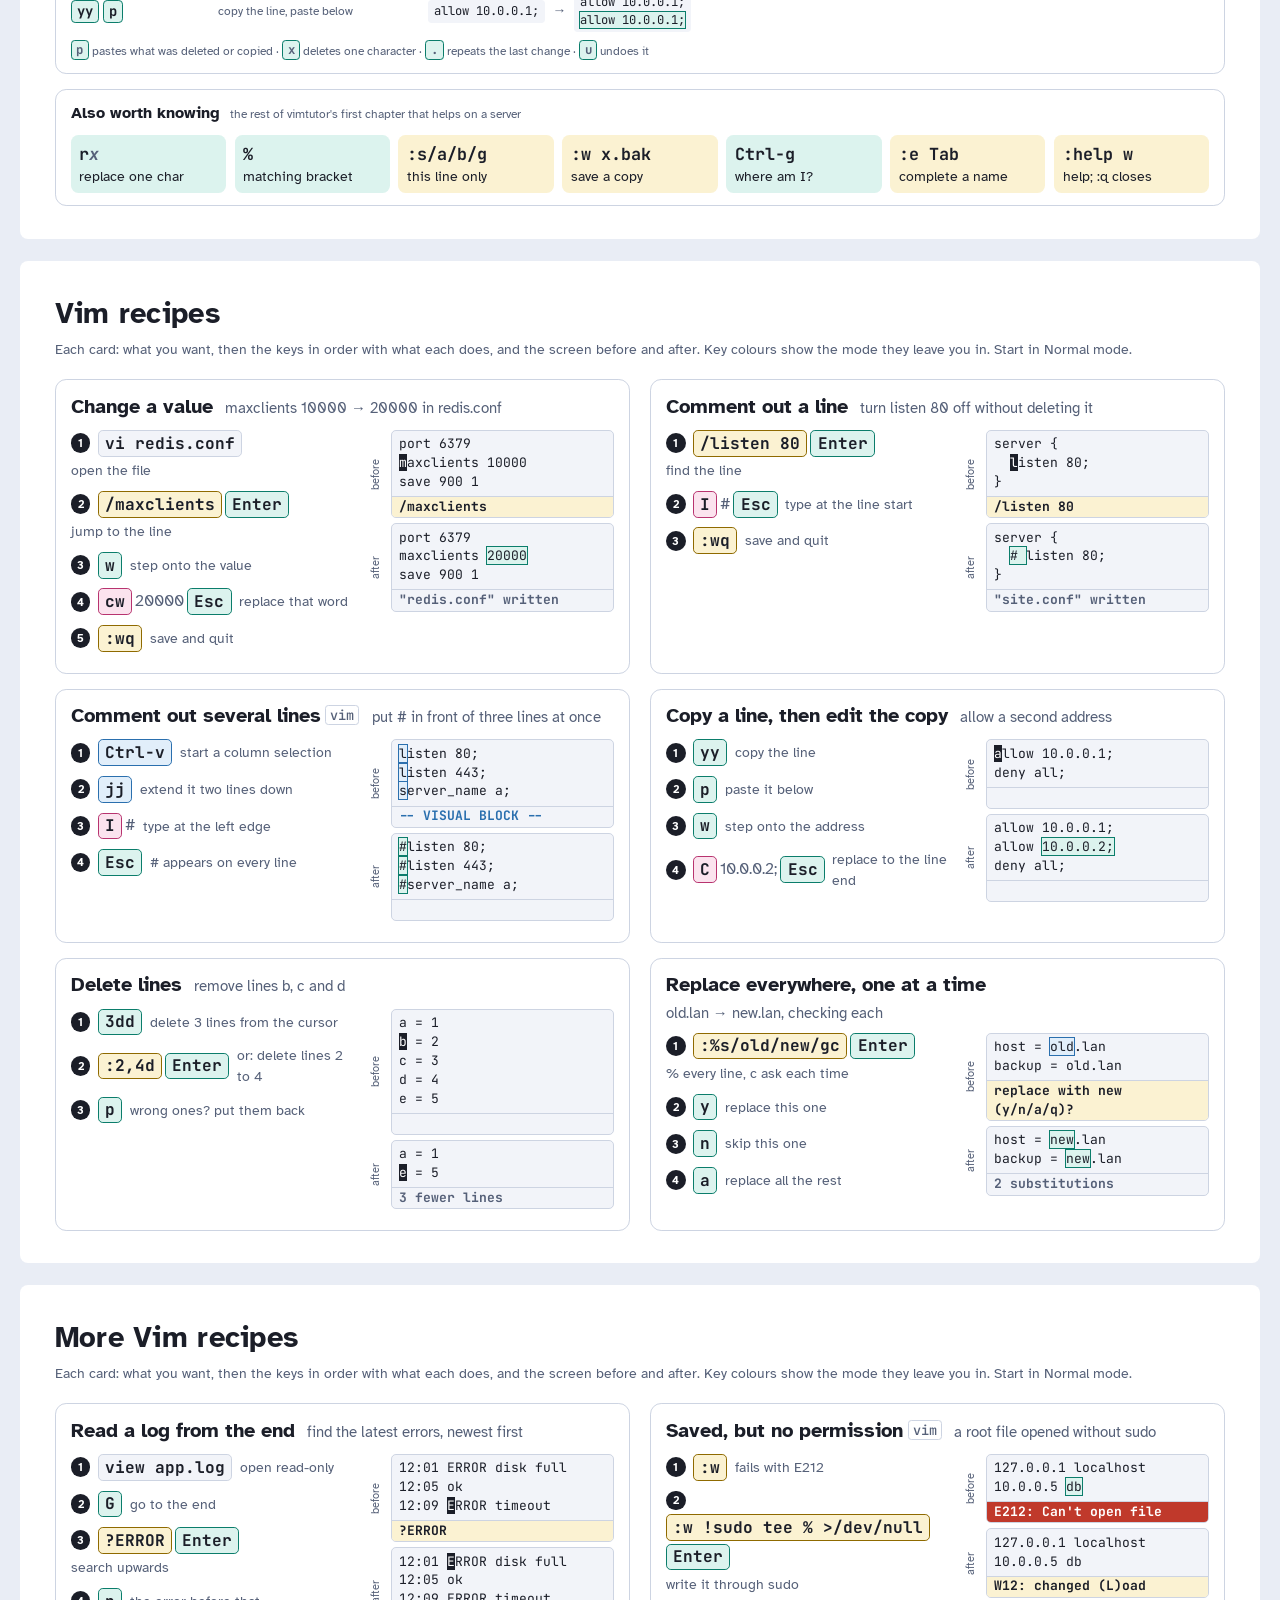
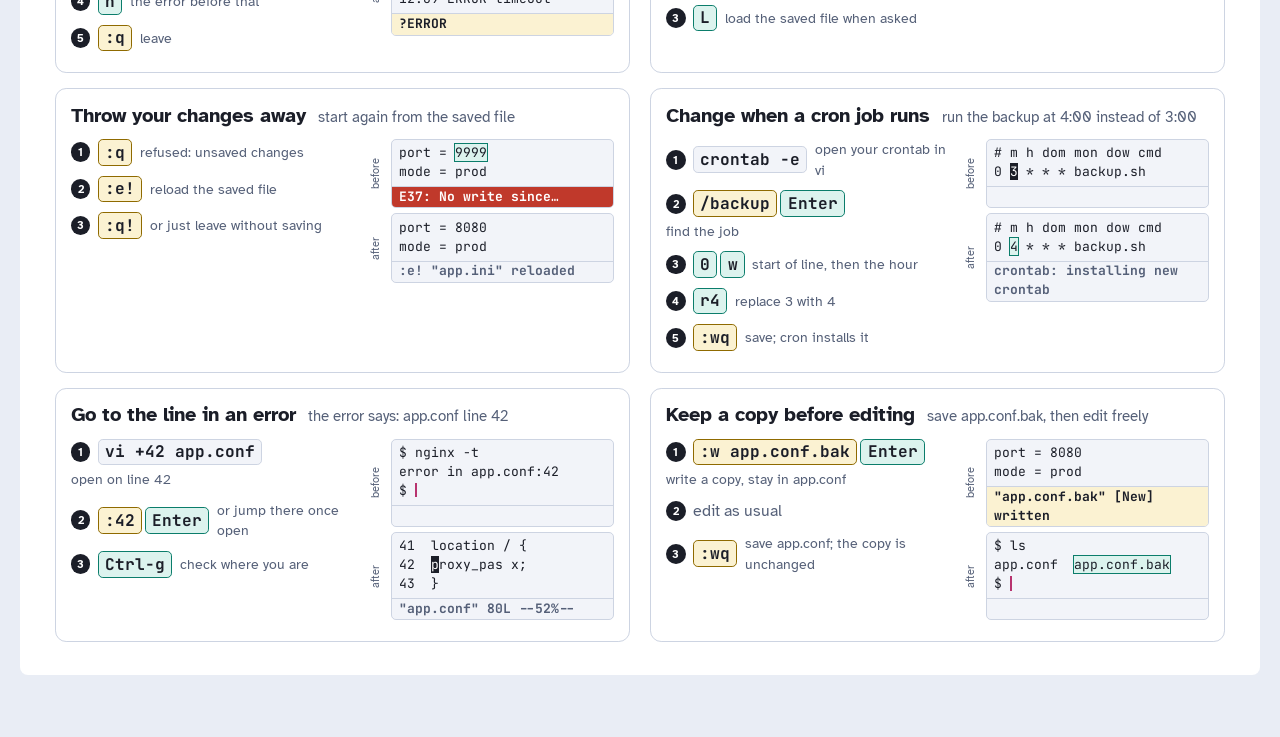
<file: cheatsheet/vim.html>
<!doctype html>
<html lang="en">
<head>
<meta charset="utf-8">
<meta name="viewport" content="width=device-width, initial-scale=1">
<title>Vim</title>
<!--
  Generated by cheatsheet/build.py; edit that or style.css, not this file.
  Colour means mode in Vim (normal, insert, visual, command) and level in tmux
  (session, window, pane). Dashed boxes are Mac-only; everything else works on
  a bare server. "vim" marks keys that need Vim rather than a minimal vi.
-->
<link rel="preconnect" href="https://fonts.googleapis.com">
<link rel="stylesheet" href="https://fonts.googleapis.com/css2?family=Atkinson+Hyperlegible:wght@400;700&family=JetBrains+Mono:wght@500;700&display=swap">
<style>
/* Layout: each panel scales with the window; every size inside is in cqw
   (a share of the panel width). Panels grow to fit their content. */
:root {
  --bg: #e9edf5; --paper: #ffffff; --ink: #1b1e28; --muted: #556078; --line: #cdd4e2; --soft: #f2f4f9;
  --normal: #0b7d6b; --normal-bg: #dcf3ee;
  --insert: #b8336f; --insert-bg: #fbe3ee;
  --visual: #2a6fae; --visual-bg: #e1eefa;
  --command: #8f6a00; --command-bg: #fbf2d2;
  --session: #6a4fa3; --window: #2a6fae; --pane: #0b7d6b;
  --del: #c0392b; --mac: #9a6500;
  --f-ui: "Atkinson Hyperlegible", "Helvetica Neue", Arial, sans-serif;
  --f-key: "JetBrains Mono", "SF Mono", Menlo, Consolas, monospace;
}
@media (prefers-color-scheme: dark) {
  :root:not([data-theme="light"]) {
    --bg: #14161e; --paper: #1f2230; --ink: #e4f0fb; --muted: #a6accd; --line: #353b52; --soft: #272b3b;
    --normal: #5de4c7; --normal-bg: #1d3b37; --insert: #fcc5e9; --insert-bg: #3f2538;
    --visual: #89ddff; --visual-bg: #1f3445; --command: #fffac2; --command-bg: #3a3826;
    --session: #c9b6ff; --window: #89ddff; --pane: #5de4c7; --del: #ff8a80; --mac: #fffac2;
    color-scheme: dark;
  }
}
:root[data-theme="dark"] {
  --bg: #14161e; --paper: #1f2230; --ink: #e4f0fb; --muted: #a6accd; --line: #353b52; --soft: #272b3b;
  --normal: #5de4c7; --normal-bg: #1d3b37; --insert: #fcc5e9; --insert-bg: #3f2538;
  --visual: #89ddff; --visual-bg: #1f3445; --command: #fffac2; --command-bg: #3a3826;
  --session: #c9b6ff; --window: #89ddff; --pane: #5de4c7; --del: #ff8a80; --mac: #fffac2;
  color-scheme: dark;
}
* { box-sizing: border-box; }
body { margin: 0; background: var(--bg); color: var(--ink); font-family: var(--f-ui); line-height: 1.45; padding-inline: 16px; padding-block: 18px 40px; }
h1, h2, h3, h4, p, figure { margin: 0; }
kbd { font-family: var(--f-key); font-weight: 700; font-size: .92em; white-space: nowrap; }
svg { display: block; width: 100%; height: auto; font-family: var(--f-ui); }
svg .mono { font-family: var(--f-key); font-weight: 700; }

.nav { max-width: 1240px; margin: 0 auto 12px; display: flex; flex-wrap: wrap; gap: 6px 16px; align-items: baseline; font-size: 14px; }
.nav h1 { font-size: 20px; }
.nav a { color: var(--muted); }
.nav p { color: var(--muted); font-size: 13px; }

/* one panel */
.scroll { max-width: 1240px; margin: 0 auto 22px; overflow-x: auto; }
.sheet { container-type: inline-size; min-width: 880px; }
.page { aspect-ratio: 297 / 210; background: var(--paper); border-radius: 8px; padding: 2.6cqw 2.8cqw; display: grid; grid-template-rows: auto 1fr; gap: 1.6cqw; font-size: 1.12cqw; overflow: hidden; }
.ph { display: flex; flex-wrap: wrap; align-items: baseline; gap: .4cqw 1.6cqw; }
.ph h2 { font-size: 2.3cqw; letter-spacing: .01em; }
.ph p { color: var(--muted); font-size: 1.1cqw; }
.g { display: grid; grid-template-columns: repeat(12, minmax(0, 1fr)); gap: 1.8cqw 2.2cqw; min-height: 0; }
.cell { min-width: 0; display: grid; gap: .8cqw; align-content: start; }
.cell h3 { font-size: 1.3cqw; display: flex; flex-wrap: wrap; align-items: baseline; gap: .2cqw .8cqw; }
.cell h3 small { font-weight: 400; color: var(--muted); font-size: 1cqw; }
.cap { color: var(--muted); font-size: 1cqw; }
.cap b { color: var(--ink); font-family: var(--f-key); }

/* keys */
.k { font-family: var(--f-key); font-weight: 700; padding: .04em .38em; border-radius: .3em; background: var(--soft); border: 1px solid var(--line); white-space: nowrap; }
.k.n { background: var(--normal-bg); border-color: var(--normal); }
.k.i { background: var(--insert-bg); border-color: var(--insert); }
.k.v { background: var(--visual-bg); border-color: var(--visual); }
.k.c { background: var(--command-bg); border-color: var(--command); }
.k.pre { background: var(--ink); color: var(--paper); border-color: var(--ink); }
.vimtag { font-family: var(--f-key); font-size: .68em; font-weight: 500; color: var(--muted); border: 1px solid var(--line); border-radius: .25em; padding: 0 .3em; margin-left: .35em; vertical-align: .12em; }
.to { color: var(--muted); }
em { font-style: normal; color: var(--muted); }

/* Vim page */
.vimgrid { grid-template-areas: "a a a a a b b b b b b b" "c c c c c c c c d d d d"; grid-template-rows: auto 1fr; }
.vimgrid .area-a { grid-area: a; } .vimgrid .area-b { grid-area: b; } .vimgrid .area-c { grid-area: c; } .vimgrid .area-d { grid-area: d; } .vimgrid .area-e { grid-area: e; }
.verbs { display: grid; gap: .55cqw; }
.vrow { display: grid; grid-template-columns: 9cqw 12.5cqw 1fr; gap: .9cqw; align-items: center; }
.vkeys { display: flex; flex-wrap: wrap; align-items: center; gap: .3cqw; }
.vwhat { font-size: 1cqw; color: var(--muted); }
.vdemo { display: flex; flex-wrap: wrap; align-items: center; gap: .3cqw .6cqw; min-width: 0; }
.vdemo code { font-family: var(--f-key); font-size: .98cqw; background: var(--soft); border-radius: .3cqw; padding: .2cqw .5cqw; white-space: pre; }
code del { color: var(--del); text-decoration: line-through; text-decoration-thickness: 2px; background: color-mix(in srgb, var(--del) 12%, transparent); }
code mark { background: var(--insert-bg); color: inherit; outline: 1px solid var(--insert); }
code ins { text-decoration: none; background: var(--normal-bg); outline: 1px solid var(--normal); }
code .cur { outline: 1.5px dashed var(--muted); }
code .gone { font-family: var(--f-ui); color: var(--muted); }
.ess { display: grid; grid-template-columns: repeat(2, minmax(0, 1fr)); gap: .7cqw; }
.ess.seven { grid-template-columns: repeat(7, minmax(0, 1fr)); }
.ess.seven b { font-size: 1.35cqw; }
.ess b em { color: var(--muted); font-style: italic; }
.ess.four { grid-template-columns: repeat(4, minmax(0, 1fr)); }
.ess.three { grid-template-columns: repeat(3, minmax(0, 1fr)); }
.ess div { border-radius: .6cqw; padding: .7cqw .9cqw; display: grid; gap: .1cqw; background: var(--soft); }
.ess div.c { background: var(--command-bg); }
.ess div.n { background: var(--normal-bg); }
.ess b { font-family: var(--f-key); font-size: 1.7cqw; }
.ess span { font-size: 1cqw; }
.mac { border: 1.5px dashed var(--mac); border-radius: .8cqw; padding: .8cqw 1cqw; display: grid; gap: .4cqw; font-size: 1cqw; }
.mac h4 { color: var(--mac); font-size: 1.05cqw; }
.mac p { line-height: 1.9; }

/* Vim modes page */
.modesgrid { grid-template-areas: "a a a a a a b b b b b b" "c c c c c c d d d d d d"; grid-template-rows: auto auto; align-content: space-between; }
.modesgrid .area-a { grid-area: a; } .modesgrid .area-b { grid-area: b; } .modesgrid .area-c { grid-area: c; } .modesgrid .area-d { grid-area: d; }
.krows { display: grid; gap: .55cqw; }
.krow { display: grid; grid-template-columns: 5cqw 15cqw 1fr; gap: .9cqw; align-items: center; }
.kk { justify-self: start; font-size: 1.25cqw; }
.kwhat { font-size: 1.05cqw; }
code.mini { font-family: var(--f-key); font-size: 1.05cqw; background: var(--soft); border: 1px solid var(--line); border-radius: .35cqw; padding: .25cqw .6cqw; white-space: pre; line-height: 1.5; justify-self: start; }
/* Vim moving page */
.movegrid { grid-template-areas: "a a a a a a a b b b b b" "c c c c c c c c c c c c" "d d d d d d d d d d d d"; grid-template-rows: auto auto auto; align-content: space-between; }
.movegrid .area-a { grid-area: a; } .movegrid .area-b { grid-area: b; } .movegrid .area-c { grid-area: c; } .movegrid .area-d { grid-area: d; }
.movegrid .area-b svg { width: auto; height: 22cqw; max-width: 100%; }
.movegrid .vrow { grid-template-columns: 11cqw 16cqw 1fr; }

/* frames around sections */
.page .cell { border: 1px solid var(--line); border-radius: .9cqw; padding: 1.1cqw 1.3cqw; background: var(--paper); }
.page .cell.mac { border: 1.5px dashed var(--mac); }
.recipe { border: 1px solid var(--line); border-radius: .9cqw; padding: 1.1cqw 1.3cqw; }

/* tmux page */
.tmuxgrid { grid-template-areas: "a a a a a a a a b b b b" "c c c c c c c c c c c c" "d d d d d d e e e e e e"; grid-template-rows: auto auto auto; align-content: space-between; }
.tmuxgrid .area-a { grid-area: a; } .tmuxgrid .area-b { grid-area: b; } .tmuxgrid .area-c { grid-area: c; } .tmuxgrid .area-d { grid-area: d; } .tmuxgrid .area-e { grid-area: e; align-self: start; }
.strip { display: flex; flex-wrap: wrap; align-items: center; gap: .45cqw .4cqw; }
.strip.big { font-size: 1.15cqw; }

/* recipe pages */
.recipes { grid-template-columns: repeat(3, minmax(0, 1fr)); gap: 1.8cqw 2.4cqw; }
.recipes.r3 { grid-template-rows: repeat(3, auto); align-content: space-between; }
.recipes.t3 { grid-template-columns: repeat(2, minmax(0, 1fr)); grid-template-rows: repeat(3, auto); align-content: space-between; }
.recipes.t3 .recipe h4 { font-size: 1.8cqw; }
.recipes.t3 .recipe .strip { font-size: 1.55cqw; }
.recipes.t3 .recipe .why { font-size: 1.35cqw; }
.recipe { display: grid; grid-template-rows: auto auto auto 1fr; gap: .7cqw; align-content: start; border-top: .25cqw solid var(--line); padding-top: .9cqw; min-width: 0; }
.recipe h4 { font-size: 1.65cqw; }
.recipe .strip { font-size: 1.35cqw; gap: .6cqw .5cqw; }
.recipe .why { color: var(--muted); font-size: 1.2cqw; }
.ba { display: grid; grid-template-columns: max-content 1fr; gap: .35cqw 1cqw; background: var(--soft); border-radius: .5cqw; padding: .8cqw 1cqw; font-size: 1.25cqw; align-items: baseline; }
.ba > span { color: var(--muted); font-size: 1.05cqw; }
.ba code { font-family: var(--f-key); white-space: pre; }

/* mini screens */
.scr { font-family: var(--f-key); font-size: .82cqw; line-height: 1.45; background: var(--soft); border: 1px solid var(--line); border-radius: .4cqw; overflow: hidden; display: grid; grid-template-rows: 1fr auto; min-width: 0; }
.scr .body { padding: .35cqw .55cqw; white-space: pre; overflow: hidden; }
.scr .st { padding: .05cqw .55cqw; border-top: 1px solid var(--line); white-space: pre; overflow: hidden; text-overflow: ellipsis; color: var(--muted); font-weight: 700; }
.st.cmd { background: var(--command-bg); color: var(--ink); }
.st.vis { color: var(--visual); }
.st.ins { color: var(--insert); }
.st.err { background: var(--del); color: #fff; }
.cb { background: var(--ink); color: var(--paper); }
.ci { display: inline-block; width: 0; height: 1.1em; border-left: 2px solid var(--insert); vertical-align: -.2em; }
.scr ins { text-decoration: none; background: var(--normal-bg); outline: 1px solid var(--normal); }
.scr del { color: var(--del); text-decoration: line-through; }
.vsel, .sel { background: var(--visual-bg); outline: 1px solid var(--visual); }
.paste { background: var(--normal-bg); }
.scr.tmx .panes { display: grid; grid-template-columns: 1fr 1fr; gap: 1px; background: var(--line); }
.scr.tmx .panes:has(> .pane:only-child) { grid-template-columns: 1fr; }
.scr.tmx .pane { background: var(--soft); padding: .35cqw .55cqw; white-space: pre; overflow: hidden; min-height: 4.6em; }
.scr.tmx .tbar { background: #3fa34d; color: #0b0f0c; padding: .05cqw .55cqw; white-space: pre; font-weight: 700; }
.scr.copy .tbar { background: #3fa34d; text-align: right; }
.pos { background: #f5d76e; color: #000; padding: 0 .3em; }
.pair { display: grid; grid-template-columns: minmax(0, 1fr) auto minmax(0, 1fr); align-items: center; gap: .5cqw; }
.to.big { font-size: 1.6cqw; }
.story { display: grid; grid-template-columns: repeat(4, minmax(0, 1fr)); gap: 1.4cqw; }
.frame { display: grid; gap: .5cqw; align-content: start; min-width: 0; }
.frame figcaption { font-size: 1.05cqw; display: flex; flex-wrap: wrap; align-items: baseline; gap: .3cqw .5cqw; }
.frame figcaption b { display: inline-grid; place-items: center; width: 1.6cqw; height: 1.6cqw; border-radius: 50%; background: var(--ink); color: var(--paper); font-size: .9cqw; }


.vimgrid .area-d svg { width: auto; height: 21cqw; max-width: 100%; }
.tmuxgrid .area-a svg, .tmuxgrid .area-b svg { width: auto; height: 24cqw; max-width: 100%; }
.recipe .scr { font-size: .88cqw; }
.movegrid .area-a svg { width: auto; height: 18.5cqw; max-width: 100%; }
.movegrid .area-b svg { height: 19cqw; }
.movegrid .verbs { gap: .35cqw; }
.ess.seven div { padding: .5cqw .7cqw; }
.tmuxgrid .area-a svg, .tmuxgrid .area-b svg { height: 21.5cqw; }
.page .cell { padding: 1cqw 1.2cqw; }

/* recipe cards: goal, numbered steps, before/after */
.recipes { grid-template-columns: repeat(2, minmax(0, 1fr)); grid-template-rows: repeat(3, minmax(0, 1fr)); gap: 1.2cqw 1.6cqw; }
.recipe { border: 1px solid var(--line); border-radius: .9cqw; padding: 1cqw 1.2cqw; display: grid; grid-template-rows: auto 1fr auto; gap: .7cqw; min-height: 0; border-top-width: 1px; }
.recipe header { display: flex; flex-wrap: wrap; align-items: baseline; gap: .2cqw 1cqw; }
.recipe h4 { font-size: 1.5cqw; }
.recipe .goal { color: var(--muted); font-size: 1.1cqw; }
.rbody { display: grid; grid-template-columns: minmax(0, 1.15fr) minmax(0, 1fr); gap: 1.2cqw; align-items: start; min-height: 0; }
ol.rsteps { margin: 0; padding: 0; list-style: none; counter-reset: s; display: grid; gap: .55cqw; }
ol.rsteps li { counter-increment: s; display: grid; grid-template-columns: 1.7cqw auto 1fr; gap: .6cqw; align-items: center; font-size: 1.1cqw; }
ol.rsteps li::before { content: counter(s); display: grid; place-items: center; width: 1.6cqw; height: 1.6cqw; border-radius: 50%; background: var(--ink); color: var(--paper); font-size: .9cqw; font-weight: 700; }
ol.rsteps .sk { display: flex; flex-wrap: wrap; gap: .25cqw; align-items: center; }
ol.rsteps .sm { color: var(--muted); font-size: 1.02cqw; }
.rshots { display: grid; grid-template-columns: auto minmax(0, 1fr); gap: .4cqw .6cqw; align-items: center; }
.rshots .lbl { color: var(--muted); font-size: .85cqw; writing-mode: vertical-rl; transform: rotate(180deg); text-align: center; }
.recipe .scr { font-size: .92cqw; }
.recipe .why { color: var(--muted); font-size: 1cqw; }

/* fill the sheets: rows stretch, frames in a row share a height */
.modesgrid, .movegrid, .tmuxgrid { align-content: stretch; align-items: stretch; }
.modesgrid { grid-template-rows: 1fr 1fr; }
.movegrid { grid-template-rows: auto 1fr auto; }
.tmuxgrid { grid-template-rows: auto 1fr auto; }
.krows { gap: .9cqw; }
.kk { font-size: 1.45cqw; }
.kwhat { font-size: 1.2cqw; }
code.mini { font-size: 1.25cqw; }
.ess b { font-size: 2cqw; }
.ess span { font-size: 1.1cqw; }
/* recipes, larger */
ol.rsteps { gap: .8cqw; }
ol.rsteps li { grid-template-columns: 1.8cqw minmax(0, max-content) minmax(8cqw, 1fr); font-size: 1.3cqw; }
ol.rsteps .sm { font-size: 1.15cqw; }
.recipe .scr { font-size: 1.05cqw; }
.recipe h4 { font-size: 1.6cqw; }
.recipe .goal { font-size: 1.2cqw; }

ol.rsteps li { display: flex; flex-wrap: wrap; align-items: center; gap: .3cqw .6cqw; }
ol.rsteps li::before { flex: none; }
ol.rsteps .sm { flex: 1 1 9cqw; }
.movegrid .area-a svg { height: auto; width: 100%; }
.movegrid .area-b svg { height: 23cqw; }
.tmuxgrid .area-a svg, .tmuxgrid .area-b svg { height: 23.5cqw; }
.movegrid .area-a svg { width: auto; height: 21cqw; max-width: 100%; }
.movegrid .area-b svg { height: 21.5cqw; }
.tmuxgrid .area-a svg, .tmuxgrid .area-b svg { height: 22cqw; }
.movegrid { grid-template-rows: auto auto auto; align-content: space-between; }
.movegrid .area-a svg { height: 19.5cqw; }
.movegrid .area-b svg { height: 20cqw; }
.movegrid { row-gap: 1.2cqw; }
.movegrid .area-a svg { height: 18.5cqw; }
.modesgrid { grid-template-rows: auto 1fr; }
.modesgrid .ess b { font-size: 1.7cqw; }
.modesgrid .krows { gap: .7cqw; }

/* screen only: panels grow with their content */
.page { aspect-ratio: auto; overflow: visible; grid-template-rows: auto auto; }
.g, .modesgrid, .movegrid, .tmuxgrid { align-content: start; grid-template-rows: none; }
.recipes { grid-template-rows: none; }
.krow { grid-template-columns: 7.5cqw 14cqw 1fr; }
.scr .st { white-space: pre-wrap; text-overflow: clip; }
.recipe { grid-template-rows: auto auto auto; }
.movegrid .area-a svg { width: 100%; height: auto; }
.movegrid .area-b svg { height: 24cqw; }
.tmuxgrid .area-a svg, .tmuxgrid .area-b svg { width: 100%; height: auto; }
ol.rsteps .sk { flex: 0 1 auto; min-width: 0; }

</style>
</head>
<body>
<nav class="nav"><h1>Vim</h1><a href="#vim">Modes</a><a href="#vim-move">Moving and editing</a><a href="#vim-recipes">Recipes</a><a href="#vim-recipes-2">More recipes</a><p>Dashed boxes work only on this Mac; everything else works on any server. Scroll with j k, d u, gg G.</p></nav>
<div class="scroll"><div class="sheet">
<section class="page" id="vim" aria-labelledby="vim-h">
  <header class="ph"><h2 id="vim-h">Vim: modes</h2><p>Colour shows the mode. Check you are in Normal mode (green) before you type a command.</p></header>
  <div class="g modesgrid">
    <div class="cell area-a"><h3>The modes <small>Vim opens in Normal. Lost? Press Esc twice.</small></h3>
      <svg viewBox="0 0 520 262" role="img" aria-label="Vim starts in Normal mode, with a block cursor and an empty bottom line. i, a or o goes to Insert mode, where the bottom line shows -- INSERT -- and you type text; Esc comes back. v or V goes to Visual mode, -- VISUAL --, to select text; Esc, d or y comes back. A colon goes to Command mode, where you type the command on the bottom line; Enter or Esc comes back.">
        <defs><marker id="mh" viewBox="0 0 10 10" refX="9" refY="5" markerWidth="6" markerHeight="6" orient="auto"><path d="M0 0 L10 5 L0 10 z" fill="context-stroke"/></marker></defs>
        <rect x="2" y="2" width="168" height="256" rx="10" fill="var(--normal-bg)" stroke="var(--normal)" stroke-width="2.5"/><text x="86" y="26" text-anchor="middle" font-size="16" font-weight="700" fill="var(--ink)">NORMAL</text><text x="86" y="44" text-anchor="middle" font-size="12" fill="var(--ink)">move, delete, copy</text><rect x="14" y="56" width="144" height="70" rx="6" fill="var(--soft)" stroke="var(--line)"/><text x="22" y="74" font-size="12.5" class="mono" fill="var(--ink)" xml:space="preserve">server {</text><text x="22" y="90" font-size="12.5" class="mono" fill="var(--ink)" xml:space="preserve">  listen 80;</text><text x="22" y="106" font-size="12.5" class="mono" fill="var(--ink)" xml:space="preserve">}</text><rect x="15" y="107" width="142" height="18" fill="none"/><line x1="14" y1="107" x2="158" y2="107" stroke="var(--line)"/><text x="22" y="120" font-size="12" class="mono" fill="var(--muted)" font-weight="700" xml:space="preserve"> </text><rect x="37" y="79" width="7.5" height="15" fill="var(--ink)"/><text x="37" y="90" font-size="12.5" class="mono" fill="var(--paper)">l</text><text x="86" y="146" text-anchor="middle" font-size="11.5" fill="var(--muted)">block cursor</text><text x="86" y="161" text-anchor="middle" font-size="11.5" fill="var(--muted)">bottom line is empty</text><text x="86" y="200" text-anchor="middle" font-size="12" fill="var(--ink)">Lost? press</text><text x="86" y="220" text-anchor="middle" font-size="16" class="mono" fill="var(--ink)">Esc  Esc</text><text x="86" y="238" text-anchor="middle" font-size="12" fill="var(--ink)">to come back here</text><line x1="174" y1="32" x2="300" y2="32" stroke="var(--insert)" stroke-width="2.4" marker-end="url(#mh)"/><text x="237" y="25" text-anchor="middle" font-size="15" class="mono" fill="var(--ink)">i  a  o</text><line x1="300" y1="52" x2="176" y2="52" stroke="var(--normal)" stroke-width="2.4" marker-end="url(#mh)"/><text x="237" y="71" text-anchor="middle" font-size="13" class="mono" fill="var(--ink)">Esc</text><rect x="304" y="2" width="214" height="80" rx="10" fill="var(--insert-bg)" stroke="var(--insert)" stroke-width="2"/><text x="314" y="20" font-size="13.5" font-weight="700" fill="var(--ink)">INSERT</text><text x="382" y="20" font-size="11.5" fill="var(--ink)">type text</text><rect x="314" y="27" width="194" height="50" rx="6" fill="var(--soft)" stroke="var(--line)"/><text x="322" y="45" font-size="12.5" class="mono" fill="var(--ink)" xml:space="preserve">  listen 8080;</text><rect x="315" y="58" width="192" height="18" fill="none"/><line x1="314" y1="58" x2="508" y2="58" stroke="var(--line)"/><text x="322" y="71" font-size="12" class="mono" fill="var(--insert)" font-weight="700" xml:space="preserve">-- INSERT --</text><line x1="419.5" y1="32" x2="419.5" y2="48" stroke="var(--insert)" stroke-width="2"/><line x1="174" y1="120" x2="300" y2="120" stroke="var(--visual)" stroke-width="2.4" marker-end="url(#mh)"/><text x="237" y="113" text-anchor="middle" font-size="15" class="mono" fill="var(--ink)">v  V</text><line x1="300" y1="140" x2="176" y2="140" stroke="var(--normal)" stroke-width="2.4" marker-end="url(#mh)"/><text x="237" y="159" text-anchor="middle" font-size="13" class="mono" fill="var(--ink)">Esc  d  y</text><rect x="304" y="90" width="214" height="80" rx="10" fill="var(--visual-bg)" stroke="var(--visual)" stroke-width="2"/><text x="314" y="108" font-size="13.5" font-weight="700" fill="var(--ink)">VISUAL</text><text x="382" y="108" font-size="11.5" fill="var(--ink)">select text</text><rect x="314" y="115" width="194" height="50" rx="6" fill="var(--soft)" stroke="var(--line)"/><text x="322" y="133" font-size="12.5" class="mono" fill="var(--ink)" xml:space="preserve">  listen 80;</text><rect x="315" y="146" width="192" height="18" fill="none"/><line x1="314" y1="146" x2="508" y2="146" stroke="var(--line)"/><text x="322" y="159" font-size="12" class="mono" fill="var(--visual)" font-weight="700" xml:space="preserve">-- VISUAL --</text><rect x="389.5" y="121" width="15.5" height="15" fill="var(--visual)" opacity=".35"/><line x1="174" y1="208" x2="300" y2="208" stroke="var(--command)" stroke-width="2.4" marker-end="url(#mh)"/><text x="237" y="201" text-anchor="middle" font-size="15" class="mono" fill="var(--ink)">:</text><line x1="300" y1="228" x2="176" y2="228" stroke="var(--normal)" stroke-width="2.4" marker-end="url(#mh)"/><text x="237" y="247" text-anchor="middle" font-size="13" class="mono" fill="var(--ink)">Enter  Esc</text><rect x="304" y="178" width="214" height="80" rx="10" fill="var(--command-bg)" stroke="var(--command)" stroke-width="2"/><text x="314" y="196" font-size="13.5" font-weight="700" fill="var(--ink)">COMMAND</text><text x="392" y="196" font-size="11.5" fill="var(--ink)">run a command</text><rect x="314" y="203" width="194" height="50" rx="6" fill="var(--soft)" stroke="var(--line)"/><text x="322" y="221" font-size="12.5" class="mono" fill="var(--ink)" xml:space="preserve">  listen 80;</text><rect x="315" y="234" width="192" height="18" fill="var(--command-bg)"/><line x1="314" y1="234" x2="508" y2="234" stroke="var(--line)"/><text x="322" y="247" font-size="12" class="mono" fill="var(--ink)" font-weight="700" xml:space="preserve">:wq</text>
      </svg>
    </div>
    <div class="cell area-b"><h3>Where typing starts <small>Insert mode · cursor on the 8 of <code>  listen 80;</code></small></h3>
      <div class="krows"><div class="krow"><span class="k i kk">i</span><span class="kwhat">before the cursor</span><code class="mini">  listen <span class="ci"></span>80;</code></div><div class="krow"><span class="k i kk">a</span><span class="kwhat">after the cursor</span><code class="mini">  listen 8<span class="ci"></span>0;</code></div><div class="krow"><span class="k i kk">I</span><span class="kwhat">at the start of the line</span><code class="mini">  <span class="ci"></span>listen 80;</code></div><div class="krow"><span class="k i kk">A</span><span class="kwhat">at the end of the line</span><code class="mini">  listen 80;<span class="ci"></span></code></div><div class="krow"><span class="k i kk">o</span><span class="kwhat">on a new line below</span><code class="mini">  listen 80;
  <span class="ci"></span>
}</code></div><div class="krow"><span class="k i kk">O</span><span class="kwhat">on a new line above</span><code class="mini">server {
  <span class="ci"></span>
  listen 80;</code></div></div>
      <p class="cap">The pink bar is where your text goes. Press <span class="k n">Esc</span> when you are done.</p>
    </div>
    <div class="cell area-c"><h3>What gets selected <small>Visual mode · start on the 8, then press <span class="k n">j</span></small></h3>
      <div class="krows"><div class="krow"><span class="k v kk">v</span><span class="kwhat">characters, from the cursor to where you move</span><code class="mini">listen <span class="vsel">80;</span>
<span class="vsel">listen 4</span>43;</code></div><div class="krow"><span class="k v kk">V</span><span class="kwhat">whole lines</span><code class="mini"><span class="vsel">listen 80;</span>
<span class="vsel">listen 443;</span></code></div><div class="krow"><span class="k v kk">Ctrl-v</span><span class="kwhat">a block of columns</span><code class="mini">listen <span class="vsel">80</span>;
listen <span class="vsel">44</span>3;</code></div></div>
      <p class="cap">Then act on the selection: <span class="k n">d</span> delete · <span class="k n">y</span> copy · <span class="k i">c</span> change · <span class="k n">&gt;</span> indent. <span class="k n">Esc</span> cancels.</p>
    </div>
    <div class="cell area-d"><h3>Quit and undo</h3>
      <div class="ess four">
        <div class="c"><b>:wq</b><span>save and quit</span></div>
        <div class="c"><b>:q!</b><span>quit without saving</span></div>
        <div class="n"><b>u</b><span>undo</span></div>
        <div class="n"><b>Ctrl-r</b><span>redo</span></div>
      </div>
      <p class="cap">On a bare server <kbd>vi</kbd> is often minimal: arrow keys in Insert mode type letters, so press Esc and use h j k l. Keys marked <span class="vimtag">vim</span> need Vim, not busybox vi.</p>
      <div class="mac"><h4>Only on this Mac</h4><p><span class="k">Esc</span> also switches to English input · <span class="k">Space</span>+<span class="k">v</span> opens this sheet · <kbd>vimtutor</kbd> is a 30-minute lesson</p></div>
    </div>
  </div>
</section>
</div></div><div class="scroll"><div class="sheet">
<section class="page" id="vim-move" aria-labelledby="vim-move-h">
  <header class="ph"><h2 id="vim-move-h">Vim: moving and editing</h2><p>All of these keys work in Normal mode (green).</p></header>
  <div class="g movegrid">
    <figure class="cell area-a"><h3>Moving along a line <small>dashed: where the cursor starts · green: where the key takes it</small></h3>
      <svg viewBox="0 0 540 200" role="img" aria-label="Motions on one line, starting with the cursor on the n of backend_server: 0 goes to the start of the line, ^ to the first character, b to the start of the word, e to the end of the word, w to the next word, $ to the end of the line.">
        <defs><marker id="ah2" viewBox="0 0 10 10" refX="8" refY="5" markerWidth="5" markerHeight="5" orient="auto"><path d="M0 0 L10 5 L0 10 z" fill="var(--normal)"/></marker></defs>
        <text x="8" y="34" font-size="17" class="mono" fill="var(--normal)">0</text><text x="32" y="34" font-size="13.5" fill="var(--ink)">start of line</text><rect x="166" y="19" width="372.8" height="21" rx="4" fill="var(--soft)"/><rect x="362.0" y="20" width="9.6" height="19" fill="none" stroke="var(--muted)" stroke-width="1.2" stroke-dasharray="2 1.5"/><rect x="170.0" y="20" width="9.6" height="19" fill="var(--normal)" opacity=".45"/><text x="170" y="34" font-size="16" class="mono" fill="var(--ink)" xml:space="preserve" textLength="364.8" lengthAdjust="spacingAndGlyphs">    proxy_pass backend_server timeout;</text><circle cx="174.8" cy="29" r="1.4" fill="var(--muted)" opacity=".7"/><circle cx="184.4" cy="29" r="1.4" fill="var(--muted)" opacity=".7"/><circle cx="194.0" cy="29" r="1.4" fill="var(--muted)" opacity=".7"/><circle cx="203.6" cy="29" r="1.4" fill="var(--muted)" opacity=".7"/><path d="M366.8 18 Q270.8 7 174.8 18" fill="none" stroke="var(--normal)" stroke-width="1.6" marker-end="url(#ah2)"/><text x="8" y="65" font-size="17" class="mono" fill="var(--normal)">^</text><text x="32" y="65" font-size="13.5" fill="var(--ink)">first character</text><rect x="166" y="50" width="372.8" height="21" rx="4" fill="var(--soft)"/><rect x="362.0" y="51" width="9.6" height="19" fill="none" stroke="var(--muted)" stroke-width="1.2" stroke-dasharray="2 1.5"/><rect x="208.4" y="51" width="9.6" height="19" fill="var(--normal)" opacity=".45"/><text x="170" y="65" font-size="16" class="mono" fill="var(--ink)" xml:space="preserve" textLength="364.8" lengthAdjust="spacingAndGlyphs">    proxy_pass backend_server timeout;</text><circle cx="174.8" cy="60" r="1.4" fill="var(--muted)" opacity=".7"/><circle cx="184.4" cy="60" r="1.4" fill="var(--muted)" opacity=".7"/><circle cx="194.0" cy="60" r="1.4" fill="var(--muted)" opacity=".7"/><circle cx="203.6" cy="60" r="1.4" fill="var(--muted)" opacity=".7"/><path d="M366.8 49 Q290.0 38 213.2 49" fill="none" stroke="var(--normal)" stroke-width="1.6" marker-end="url(#ah2)"/><text x="8" y="96" font-size="17" class="mono" fill="var(--normal)">b</text><text x="32" y="96" font-size="13.5" fill="var(--ink)">start of word</text><rect x="166" y="81" width="372.8" height="21" rx="4" fill="var(--soft)"/><rect x="362.0" y="82" width="9.6" height="19" fill="none" stroke="var(--muted)" stroke-width="1.2" stroke-dasharray="2 1.5"/><rect x="314.0" y="82" width="9.6" height="19" fill="var(--normal)" opacity=".45"/><text x="170" y="96" font-size="16" class="mono" fill="var(--ink)" xml:space="preserve" textLength="364.8" lengthAdjust="spacingAndGlyphs">    proxy_pass backend_server timeout;</text><circle cx="174.8" cy="91" r="1.4" fill="var(--muted)" opacity=".7"/><circle cx="184.4" cy="91" r="1.4" fill="var(--muted)" opacity=".7"/><circle cx="194.0" cy="91" r="1.4" fill="var(--muted)" opacity=".7"/><circle cx="203.6" cy="91" r="1.4" fill="var(--muted)" opacity=".7"/><path d="M366.8 80 Q342.8 69 318.8 80" fill="none" stroke="var(--normal)" stroke-width="1.6" marker-end="url(#ah2)"/><text x="8" y="127" font-size="17" class="mono" fill="var(--normal)">e</text><text x="32" y="127" font-size="13.5" fill="var(--ink)">end of word</text><rect x="166" y="112" width="372.8" height="21" rx="4" fill="var(--soft)"/><rect x="362.0" y="113" width="9.6" height="19" fill="none" stroke="var(--muted)" stroke-width="1.2" stroke-dasharray="2 1.5"/><rect x="438.8" y="113" width="9.6" height="19" fill="var(--normal)" opacity=".45"/><text x="170" y="127" font-size="16" class="mono" fill="var(--ink)" xml:space="preserve" textLength="364.8" lengthAdjust="spacingAndGlyphs">    proxy_pass backend_server timeout;</text><circle cx="174.8" cy="122" r="1.4" fill="var(--muted)" opacity=".7"/><circle cx="184.4" cy="122" r="1.4" fill="var(--muted)" opacity=".7"/><circle cx="194.0" cy="122" r="1.4" fill="var(--muted)" opacity=".7"/><circle cx="203.6" cy="122" r="1.4" fill="var(--muted)" opacity=".7"/><path d="M366.8 111 Q405.20000000000005 100 443.6 111" fill="none" stroke="var(--normal)" stroke-width="1.6" marker-end="url(#ah2)"/><text x="8" y="158" font-size="17" class="mono" fill="var(--normal)">w</text><text x="32" y="158" font-size="13.5" fill="var(--ink)">next word</text><rect x="166" y="143" width="372.8" height="21" rx="4" fill="var(--soft)"/><rect x="362.0" y="144" width="9.6" height="19" fill="none" stroke="var(--muted)" stroke-width="1.2" stroke-dasharray="2 1.5"/><rect x="458.0" y="144" width="9.6" height="19" fill="var(--normal)" opacity=".45"/><text x="170" y="158" font-size="16" class="mono" fill="var(--ink)" xml:space="preserve" textLength="364.8" lengthAdjust="spacingAndGlyphs">    proxy_pass backend_server timeout;</text><circle cx="174.8" cy="153" r="1.4" fill="var(--muted)" opacity=".7"/><circle cx="184.4" cy="153" r="1.4" fill="var(--muted)" opacity=".7"/><circle cx="194.0" cy="153" r="1.4" fill="var(--muted)" opacity=".7"/><circle cx="203.6" cy="153" r="1.4" fill="var(--muted)" opacity=".7"/><path d="M366.8 142 Q414.8 131 462.8 142" fill="none" stroke="var(--normal)" stroke-width="1.6" marker-end="url(#ah2)"/><text x="8" y="189" font-size="17" class="mono" fill="var(--normal)">$</text><text x="32" y="189" font-size="13.5" fill="var(--ink)">end of line</text><rect x="166" y="174" width="372.8" height="21" rx="4" fill="var(--soft)"/><rect x="362.0" y="175" width="9.6" height="19" fill="none" stroke="var(--muted)" stroke-width="1.2" stroke-dasharray="2 1.5"/><rect x="525.2" y="175" width="9.6" height="19" fill="var(--normal)" opacity=".45"/><text x="170" y="189" font-size="16" class="mono" fill="var(--ink)" xml:space="preserve" textLength="364.8" lengthAdjust="spacingAndGlyphs">    proxy_pass backend_server timeout;</text><circle cx="174.8" cy="184" r="1.4" fill="var(--muted)" opacity=".7"/><circle cx="184.4" cy="184" r="1.4" fill="var(--muted)" opacity=".7"/><circle cx="194.0" cy="184" r="1.4" fill="var(--muted)" opacity=".7"/><circle cx="203.6" cy="184" r="1.4" fill="var(--muted)" opacity=".7"/><path d="M366.8 173 Q448.4 162 530.0 173" fill="none" stroke="var(--normal)" stroke-width="1.6" marker-end="url(#ah2)"/>
      </svg>
      <p class="cap"><b>h j k l</b> move one step left, down, up, right. <span class="k n">f</span><kbd>x</kbd> jumps to the next x on the line and <span class="k n">;</span> repeats it. A number repeats a motion: <span class="k n">3w</span> is three words on.</p>
    </figure>
    <div class="cell area-b"><h3>Moving through a file <small>blue dashes: the part on screen</small></h3>
      <svg viewBox="0 0 330 300" role="img" aria-label="Moving through a file. gg goes to the first line and G to the last. :42 goes to line 42. Ctrl-u and Ctrl-d move the screen half a screen up or down. /word finds the next match below; n goes to the next match and N to the previous one.">
        <defs><marker id="fh" viewBox="0 0 10 10" refX="9" refY="5" markerWidth="6" markerHeight="6" orient="auto"><path d="M0 0 L10 5 L0 10 z" fill="context-stroke"/></marker></defs>
        <rect x="46" y="6" width="112" height="288" rx="6" fill="var(--soft)" stroke="var(--line)"/>
        <g font-size="11" class="mono" fill="var(--muted)" text-anchor="end">
          <text x="40" y="20">1</text><text x="40" y="132">42</text><text x="40" y="286">300</text>
        </g>
        <line x1="58" y1="16" x2="128" y2="16" stroke="var(--line)" stroke-width="3" stroke-linecap="round"/><line x1="58" y1="30" x2="112" y2="30" stroke="var(--line)" stroke-width="3" stroke-linecap="round"/><line x1="58" y1="44" x2="138" y2="44" stroke="var(--line)" stroke-width="3" stroke-linecap="round"/><line x1="58" y1="58" x2="120" y2="58" stroke="var(--line)" stroke-width="3" stroke-linecap="round"/><line x1="58" y1="72" x2="106" y2="72" stroke="var(--line)" stroke-width="3" stroke-linecap="round"/><line x1="58" y1="86" x2="134" y2="86" stroke="var(--line)" stroke-width="3" stroke-linecap="round"/><line x1="58" y1="100" x2="124" y2="100" stroke="var(--line)" stroke-width="3" stroke-linecap="round"/><line x1="58" y1="114" x2="116" y2="114" stroke="var(--line)" stroke-width="3" stroke-linecap="round"/><line x1="58" y1="128" x2="140" y2="128" stroke="var(--line)" stroke-width="3" stroke-linecap="round"/><line x1="58" y1="142" x2="110" y2="142" stroke="var(--line)" stroke-width="3" stroke-linecap="round"/><line x1="58" y1="156" x2="128" y2="156" stroke="var(--line)" stroke-width="3" stroke-linecap="round"/><line x1="58" y1="170" x2="118" y2="170" stroke="var(--line)" stroke-width="3" stroke-linecap="round"/><line x1="58" y1="184" x2="132" y2="184" stroke="var(--line)" stroke-width="3" stroke-linecap="round"/><line x1="58" y1="198" x2="108" y2="198" stroke="var(--line)" stroke-width="3" stroke-linecap="round"/><line x1="58" y1="212" x2="126" y2="212" stroke="var(--line)" stroke-width="3" stroke-linecap="round"/><line x1="58" y1="226" x2="136" y2="226" stroke="var(--line)" stroke-width="3" stroke-linecap="round"/><line x1="58" y1="240" x2="114" y2="240" stroke="var(--line)" stroke-width="3" stroke-linecap="round"/><line x1="58" y1="254" x2="122" y2="254" stroke="var(--line)" stroke-width="3" stroke-linecap="round"/><line x1="58" y1="268" x2="130" y2="268" stroke="var(--line)" stroke-width="3" stroke-linecap="round"/><line x1="58" y1="282" x2="104" y2="282" stroke="var(--line)" stroke-width="3" stroke-linecap="round"/>
        <rect x="50" y="121" width="104" height="14" rx="3" fill="var(--normal-bg)" stroke="var(--normal)"/>
        <rect x="40" y="93" width="124" height="70" rx="5" fill="none" stroke="var(--visual)" stroke-width="1.6" stroke-dasharray="4 3"/>
                <rect x="92" y="221" width="26" height="10" rx="2" fill="var(--command-bg)" stroke="var(--command)"/>
        <rect x="78" y="263" width="26" height="10" rx="2" fill="var(--command-bg)" stroke="var(--command)"/>
        <path d="M90 231 Q70 247 86 263" fill="none" stroke="var(--command)" stroke-width="1.6" marker-end="url(#fh)"/>
        <line x1="170" y1="93" x2="170" y2="60" stroke="var(--visual)" stroke-width="2" marker-end="url(#fh)"/>
        <line x1="170" y1="163" x2="170" y2="196" stroke="var(--visual)" stroke-width="2" marker-end="url(#fh)"/>
        <g stroke="var(--muted)" stroke-width="1" stroke-dasharray="2 3">
          <line x1="160" y1="16" x2="184" y2="16"/><line x1="156" y1="128" x2="184" y2="128"/><line x1="120" y1="226" x2="184" y2="226"/><line x1="160" y1="282" x2="184" y2="282"/>
        </g>
        <g font-size="15" class="mono" fill="var(--ink)">
          <text x="190" y="21">gg</text><text x="190" y="72">Ctrl-u</text><text x="190" y="133">:42</text>
          <text x="190" y="186">Ctrl-d</text><text x="190" y="231">/word</text><text x="190" y="287">G</text>
        </g>
        <g font-size="12.5" fill="var(--muted)">
          <text x="214" y="21">first line</text><text x="190" y="88">half a screen up</text><text x="222" y="133">line 42</text>
          <text x="190" y="202">half a screen down</text><text x="240" y="231">search</text>
          <text x="190" y="248"><tspan class="mono" fill="var(--ink)">n</tspan> next match  <tspan class="mono" fill="var(--ink)">N</tspan> back</text>
          <text x="206" y="287">last line</text>
        </g>
      </svg>
    </div>
    <div class="cell area-c"><h3>Verb + where <small>delete <span class="k">d</span> · change <span class="k">c</span> · copy <span class="k">y</span>, then a motion. The same key twice means the whole line.</small></h3>
      <div class="verbs">
<div class="vrow"><div class="vkeys"><span class="k n">dw</span></div><div class="vwhat">delete to the next word</div><div class="vdemo"><code class="before">proxy_pass <span class="cur">b</span><del>ackend_server </del>timeout;</code><span class="to">→</span><code class="after">proxy_pass timeout;</code></div></div>
<div class="vrow"><div class="vkeys"><span class="k n">d$</span></div><div class="vwhat">delete to the end of the line</div><div class="vdemo"><code class="before">proxy_pass <span class="cur">b</span><del>ackend_server timeout;</del></code><span class="to">→</span><code class="after">proxy_pass </code></div></div>
<div class="vrow"><div class="vkeys"><span class="k n">dd</span></div><div class="vwhat">delete the whole line</div><div class="vdemo"><code class="before"><del>proxy_pass backend_server timeout;</del></code><span class="to">→</span><code class="after"><span class="gone">(line removed; p puts it back)</span></code></div></div>
<div class="vrow"><div class="vkeys"><span class="k i">cw</span><em>api</em><span class="k n">Esc</span></div><div class="vwhat">change to the end of the word</div><div class="vdemo"><code class="before">proxy_pass <span class="cur">b</span><mark>ackend_server</mark> timeout;</code><span class="to">→</span><code class="after">proxy_pass <ins>api</ins> timeout;</code></div></div>
<div class="vrow"><div class="vkeys"><span class="k i">ci"</span><em>/srv</em><span class="k n">Esc</span><span class="vimtag">vim</span></div><div class="vwhat">change inside the quotes</div><div class="vdemo"><code class="before">root "<mark>/var/<span class="cur">w</span>ww</mark>";</code><span class="to">→</span><code class="after">root "<ins>/srv</ins>";</code></div></div>
<div class="vrow"><div class="vkeys"><span class="k n">yy</span><span class="k n">p</span></div><div class="vwhat">copy the line, paste below</div><div class="vdemo"><code class="before">allow 10.0.0.1;</code><span class="to">→</span><code class="after">allow 10.0.0.1;<br><ins>allow 10.0.0.1;</ins></code></div></div>
      </div>
      <p class="cap"><span class="k n">p</span> pastes what was deleted or copied · <span class="k n">x</span> deletes one character · <span class="k n">.</span> repeats the last change · <span class="k n">u</span> undoes it</p>
    </div>
    <div class="cell area-d"><h3>Also worth knowing <small>the rest of vimtutor's first chapter that helps on a server</small></h3>
      <div class="ess seven">
        <div class="n"><b>r<em>x</em></b><span>replace one char</span></div>
        <div class="n"><b>%</b><span>matching bracket</span></div>
        <div class="c"><b>:s/a/b/g</b><span>this line only</span></div>
        <div class="c"><b>:w x.bak</b><span>save a copy</span></div>
        <div class="n"><b>Ctrl-g</b><span>where am I?</span></div>
        <div class="c"><b>:e Tab</b><span>complete a name</span></div>
        <div class="c"><b>:help w</b><span>help; :q closes</span></div>
      </div>
    </div>
  </div>
</section>
</div></div><div class="scroll"><div class="sheet">
<section class="page" id="vim-recipes" aria-labelledby="vim-recipes-h">
  <header class="ph"><h2 id="vim-recipes-h">Vim recipes</h2><p>Each card: what you want, then the keys in order with what each does, and the screen before and after. Key colours show the mode they leave you in. Start in Normal mode.</p></header>
  <div class="g recipes">
    <article class="recipe"><header><h4>Change a value</h4><p class="goal">maxclients 10000 → 20000 in redis.conf</p></header>
      <div class="rbody"><ol class="rsteps"><li><span class="sk"><span class="k">vi redis.conf</span></span><span class="sm">open the file</span></li><li><span class="sk"><span class="k c">/maxclients</span><span class="k n">Enter</span></span><span class="sm">jump to the line</span></li><li><span class="sk"><span class="k n">w</span></span><span class="sm">step onto the value</span></li><li><span class="sk"><span class="k i">cw</span><em>20000</em><span class="k n">Esc</span></span><span class="sm">replace that word</span></li><li><span class="sk"><span class="k c">:wq</span></span><span class="sm">save and quit</span></li></ol>
        <div class="rshots"><span class="lbl">before</span><div class="scr "><div class="body">port 6379
<span class="cb">m</span>axclients 10000
save 900 1</div><div class="st cmd">/maxclients</div></div><span class="lbl">after</span><div class="scr "><div class="body">port 6379
maxclients <ins>20000</ins>
save 900 1</div><div class="st ">"redis.conf" written</div></div></div></div></article><article class="recipe"><header><h4>Comment out a line</h4><p class="goal">turn listen 80 off without deleting it</p></header>
      <div class="rbody"><ol class="rsteps"><li><span class="sk"><span class="k c">/listen 80</span><span class="k n">Enter</span></span><span class="sm">find the line</span></li><li><span class="sk"><span class="k i">I</span><em># </em><span class="k n">Esc</span></span><span class="sm">type at the line start</span></li><li><span class="sk"><span class="k c">:wq</span></span><span class="sm">save and quit</span></li></ol>
        <div class="rshots"><span class="lbl">before</span><div class="scr "><div class="body">server {
  <span class="cb">l</span>isten 80;
}</div><div class="st cmd">/listen 80</div></div><span class="lbl">after</span><div class="scr "><div class="body">server {
  <ins># </ins>listen 80;
}</div><div class="st ">"site.conf" written</div></div></div></div></article><article class="recipe"><header><h4>Comment out several lines<span class="vimtag">vim</span></h4><p class="goal">put # in front of three lines at once</p></header>
      <div class="rbody"><ol class="rsteps"><li><span class="sk"><span class="k v">Ctrl-v</span></span><span class="sm">start a column selection</span></li><li><span class="sk"><span class="k v">jj</span></span><span class="sm">extend it two lines down</span></li><li><span class="sk"><span class="k i">I</span><em>#</em></span><span class="sm">type at the left edge</span></li><li><span class="sk"><span class="k n">Esc</span></span><span class="sm"># appears on every line</span></li></ol>
        <div class="rshots"><span class="lbl">before</span><div class="scr "><div class="body"><span class="vsel">l</span>isten 80;
<span class="vsel">l</span>isten 443;
<span class="vsel">s</span>erver_name a;</div><div class="st vis">-- VISUAL BLOCK --</div></div><span class="lbl">after</span><div class="scr "><div class="body"><ins>#</ins>listen 80;
<ins>#</ins>listen 443;
<ins>#</ins>server_name a;</div><div class="st ">&nbsp;</div></div></div></div></article><article class="recipe"><header><h4>Copy a line, then edit the copy</h4><p class="goal">allow a second address</p></header>
      <div class="rbody"><ol class="rsteps"><li><span class="sk"><span class="k n">yy</span></span><span class="sm">copy the line</span></li><li><span class="sk"><span class="k n">p</span></span><span class="sm">paste it below</span></li><li><span class="sk"><span class="k n">w</span></span><span class="sm">step onto the address</span></li><li><span class="sk"><span class="k i">C</span><em>10.0.0.2;</em><span class="k n">Esc</span></span><span class="sm">replace to the line end</span></li></ol>
        <div class="rshots"><span class="lbl">before</span><div class="scr "><div class="body"><span class="cb">a</span>llow 10.0.0.1;
deny all;</div><div class="st ">&nbsp;</div></div><span class="lbl">after</span><div class="scr "><div class="body">allow 10.0.0.1;
allow <ins>10.0.0.2;</ins>
deny all;</div><div class="st ">&nbsp;</div></div></div></div></article><article class="recipe"><header><h4>Delete lines</h4><p class="goal">remove lines b, c and d</p></header>
      <div class="rbody"><ol class="rsteps"><li><span class="sk"><span class="k n">3dd</span></span><span class="sm">delete 3 lines from the cursor</span></li><li><span class="sk"><span class="k c">:2,4d</span><span class="k n">Enter</span></span><span class="sm">or: delete lines 2 to 4</span></li><li><span class="sk"><span class="k n">p</span></span><span class="sm">wrong ones? put them back</span></li></ol>
        <div class="rshots"><span class="lbl">before</span><div class="scr "><div class="body">a = 1
<span class="cb">b</span> = 2
c = 3
d = 4
e = 5</div><div class="st ">&nbsp;</div></div><span class="lbl">after</span><div class="scr "><div class="body">a = 1
<span class="cb">e</span> = 5</div><div class="st ">3 fewer lines</div></div></div></div></article><article class="recipe"><header><h4>Replace everywhere, one at a time</h4><p class="goal">old.lan → new.lan, checking each</p></header>
      <div class="rbody"><ol class="rsteps"><li><span class="sk"><span class="k c">:%s/old/new/gc</span><span class="k n">Enter</span></span><span class="sm">% every line, c ask each time</span></li><li><span class="sk"><span class="k n">y</span></span><span class="sm">replace this one</span></li><li><span class="sk"><span class="k n">n</span></span><span class="sm">skip this one</span></li><li><span class="sk"><span class="k n">a</span></span><span class="sm">replace all the rest</span></li></ol>
        <div class="rshots"><span class="lbl">before</span><div class="scr "><div class="body">host = <span class="vsel">old</span>.lan
backup = old.lan</div><div class="st cmd">replace with new (y/n/a/q)?</div></div><span class="lbl">after</span><div class="scr "><div class="body">host = <ins>new</ins>.lan
backup = <ins>new</ins>.lan</div><div class="st ">2 substitutions</div></div></div></div></article>
  </div>
</section>
</div></div><div class="scroll"><div class="sheet">
<section class="page" id="vim-recipes-2" aria-labelledby="vim-recipes-2-h">
  <header class="ph"><h2 id="vim-recipes-2-h">More Vim recipes</h2><p>Each card: what you want, then the keys in order with what each does, and the screen before and after. Key colours show the mode they leave you in. Start in Normal mode.</p></header>
  <div class="g recipes">
    <article class="recipe"><header><h4>Read a log from the end</h4><p class="goal">find the latest errors, newest first</p></header>
      <div class="rbody"><ol class="rsteps"><li><span class="sk"><span class="k">view app.log</span></span><span class="sm">open read-only</span></li><li><span class="sk"><span class="k n">G</span></span><span class="sm">go to the end</span></li><li><span class="sk"><span class="k c">?ERROR</span><span class="k n">Enter</span></span><span class="sm">search upwards</span></li><li><span class="sk"><span class="k n">n</span></span><span class="sm">the error before that</span></li><li><span class="sk"><span class="k c">:q</span></span><span class="sm">leave</span></li></ol>
        <div class="rshots"><span class="lbl">before</span><div class="scr "><div class="body">12:01 ERROR disk full
12:05 ok
12:09 <span class="cb">E</span>RROR timeout</div><div class="st cmd">?ERROR</div></div><span class="lbl">after</span><div class="scr "><div class="body">12:01 <span class="cb">E</span>RROR disk full
12:05 ok
12:09 ERROR timeout</div><div class="st cmd">?ERROR</div></div></div></div></article><article class="recipe"><header><h4>Saved, but no permission<span class="vimtag">vim</span></h4><p class="goal">a root file opened without sudo</p></header>
      <div class="rbody"><ol class="rsteps"><li><span class="sk"><span class="k c">:w</span></span><span class="sm">fails with E212</span></li><li><span class="sk"><span class="k c">:w !sudo tee % &gt;/dev/null</span><span class="k n">Enter</span></span><span class="sm">write it through sudo</span></li><li><span class="sk"><span class="k n">L</span></span><span class="sm">load the saved file when asked</span></li></ol>
        <div class="rshots"><span class="lbl">before</span><div class="scr "><div class="body">127.0.0.1 localhost
10.0.0.5 <ins>db</ins></div><div class="st err">E212: Can't open file</div></div><span class="lbl">after</span><div class="scr "><div class="body">127.0.0.1 localhost
10.0.0.5 db</div><div class="st cmd">W12: changed (L)oad</div></div></div></div></article><article class="recipe"><header><h4>Throw your changes away</h4><p class="goal">start again from the saved file</p></header>
      <div class="rbody"><ol class="rsteps"><li><span class="sk"><span class="k c">:q</span></span><span class="sm">refused: unsaved changes</span></li><li><span class="sk"><span class="k c">:e!</span></span><span class="sm">reload the saved file</span></li><li><span class="sk"><span class="k c">:q!</span></span><span class="sm">or just leave without saving</span></li></ol>
        <div class="rshots"><span class="lbl">before</span><div class="scr "><div class="body">port = <ins>9999</ins>
mode = prod</div><div class="st err">E37: No write since…</div></div><span class="lbl">after</span><div class="scr "><div class="body">port = 8080
mode = prod</div><div class="st ">:e! "app.ini" reloaded</div></div></div></div></article><article class="recipe"><header><h4>Change when a cron job runs</h4><p class="goal">run the backup at 4:00 instead of 3:00</p></header>
      <div class="rbody"><ol class="rsteps"><li><span class="sk"><span class="k">crontab -e</span></span><span class="sm">open your crontab in vi</span></li><li><span class="sk"><span class="k c">/backup</span><span class="k n">Enter</span></span><span class="sm">find the job</span></li><li><span class="sk"><span class="k n">0</span><span class="k n">w</span></span><span class="sm">start of line, then the hour</span></li><li><span class="sk"><span class="k n">r4</span></span><span class="sm">replace 3 with 4</span></li><li><span class="sk"><span class="k c">:wq</span></span><span class="sm">save; cron installs it</span></li></ol>
        <div class="rshots"><span class="lbl">before</span><div class="scr "><div class="body"># m h dom mon dow cmd
0 <span class="cb">3</span> * * * backup.sh</div><div class="st ">&nbsp;</div></div><span class="lbl">after</span><div class="scr "><div class="body"># m h dom mon dow cmd
0 <ins>4</ins> * * * backup.sh</div><div class="st ">crontab: installing new crontab</div></div></div></div></article><article class="recipe"><header><h4>Go to the line in an error</h4><p class="goal">the error says: app.conf line 42</p></header>
      <div class="rbody"><ol class="rsteps"><li><span class="sk"><span class="k">vi +42 app.conf</span></span><span class="sm">open on line 42</span></li><li><span class="sk"><span class="k c">:42</span><span class="k n">Enter</span></span><span class="sm">or jump there once open</span></li><li><span class="sk"><span class="k n">Ctrl-g</span></span><span class="sm">check where you are</span></li></ol>
        <div class="rshots"><span class="lbl">before</span><div class="scr "><div class="body">$ nginx -t
error in app.conf:42
$ <span class="ci"></span></div><div class="st ">&nbsp;</div></div><span class="lbl">after</span><div class="scr "><div class="body">41  location / {
42  <span class="cb">p</span>roxy_pas x;
43  }</div><div class="st ">"app.conf" 80L --52%--</div></div></div></div></article><article class="recipe"><header><h4>Keep a copy before editing</h4><p class="goal">save app.conf.bak, then edit freely</p></header>
      <div class="rbody"><ol class="rsteps"><li><span class="sk"><span class="k c">:w app.conf.bak</span><span class="k n">Enter</span></span><span class="sm">write a copy, stay in app.conf</span></li><li><span class="sk"><em>edit as usual</em></span><span class="sm"></span></li><li><span class="sk"><span class="k c">:wq</span></span><span class="sm">save app.conf; the copy is unchanged</span></li></ol>
        <div class="rshots"><span class="lbl">before</span><div class="scr "><div class="body">port = 8080
mode = prod</div><div class="st cmd">"app.conf.bak" [New] written</div></div><span class="lbl">after</span><div class="scr "><div class="body">$ ls
app.conf  <ins>app.conf.bak</ins>
$ <span class="ci"></span></div><div class="st ">&nbsp;</div></div></div></div></article>
  </div>
</section>
</div></div>
<script>
// Vim keys for reading: j/k scroll a little, d/u half a screen, gg/G top/bottom.
(() => {
  let last = "";
  document.addEventListener("keydown", (e) => {
    if (e.metaKey || e.ctrlKey || e.altKey) return;
    const half = window.innerHeight / 2;
    switch (e.key) {
      case "j": scrollBy(0, 70); break;
      case "k": scrollBy(0, -70); break;
      case "d": scrollBy(0, half); break;
      case "u": scrollBy(0, -half); break;
      case "G": scrollTo(0, document.body.scrollHeight); break;
      case "g": if (last === "g") scrollTo(0, 0); break;
      default: last = ""; return;
    }
    last = e.key;
    e.preventDefault();
  });
})();
</script>
</body>
</html>
</file>
